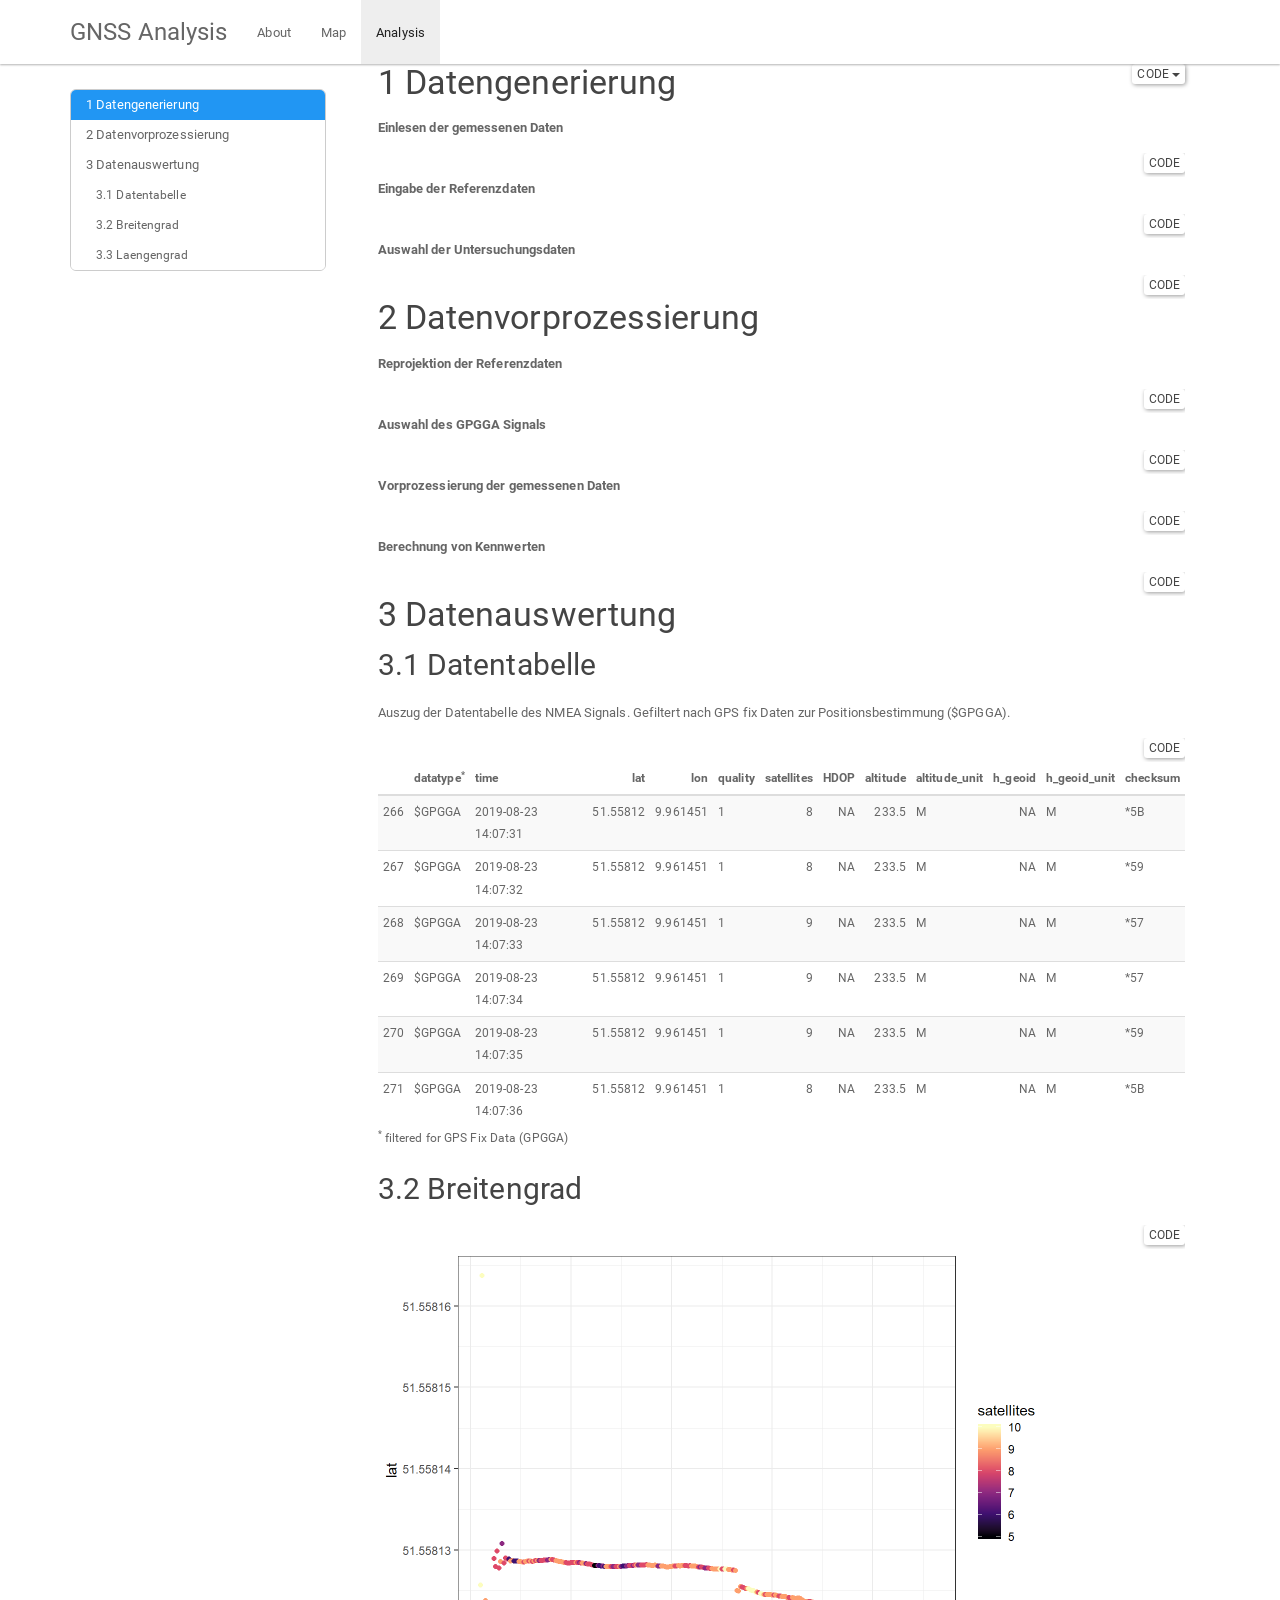
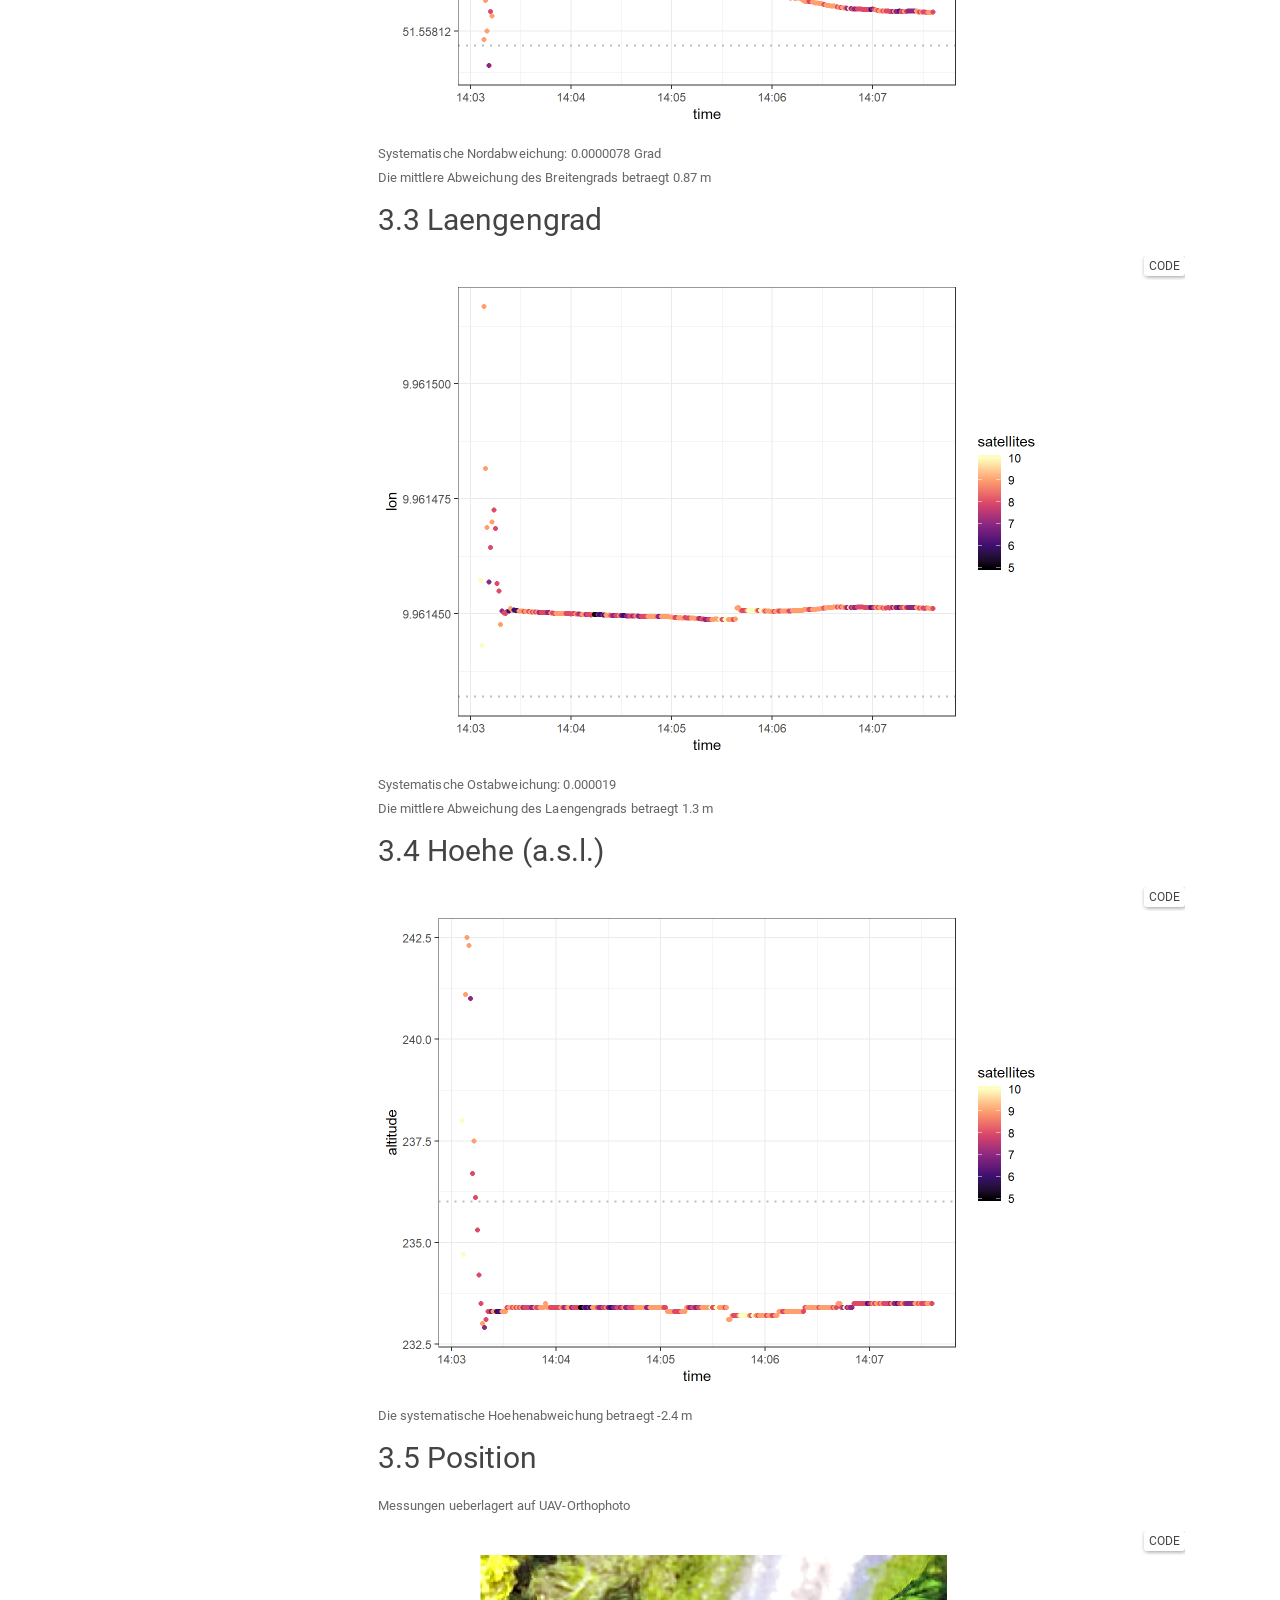
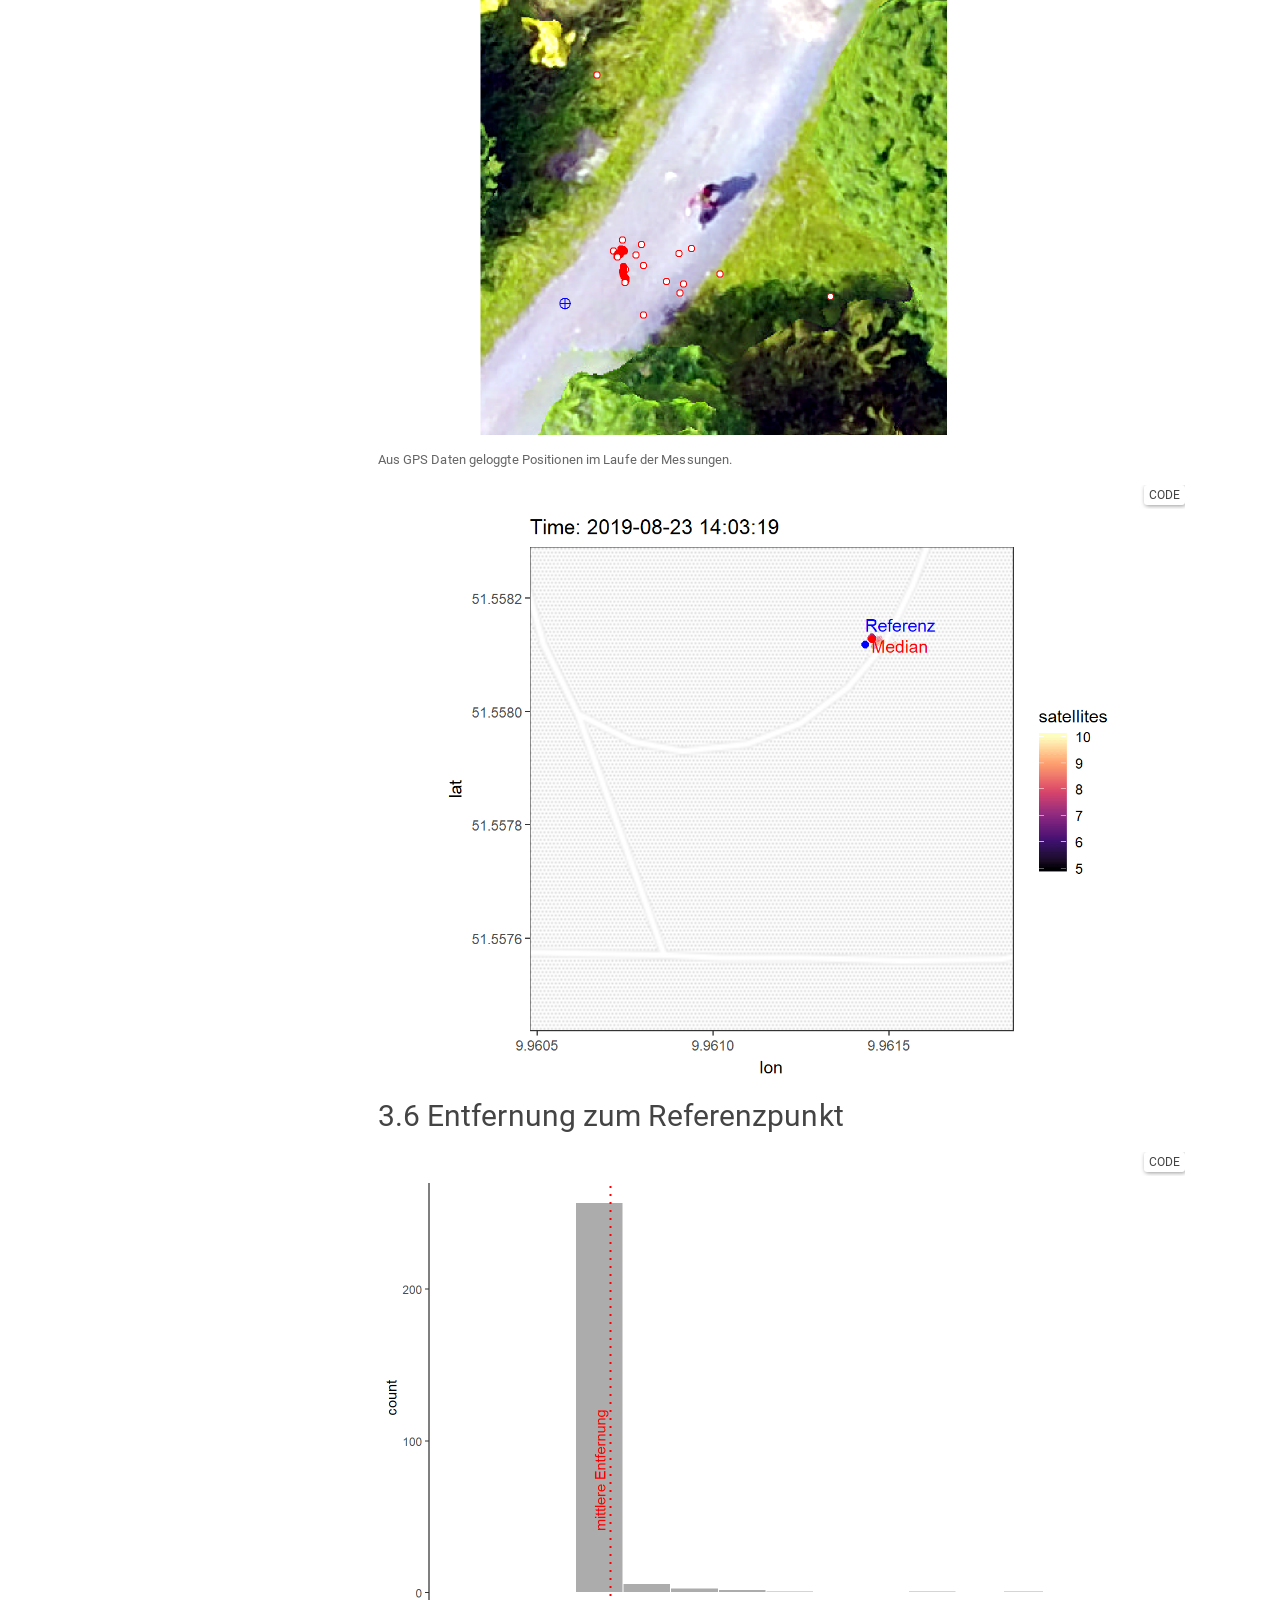
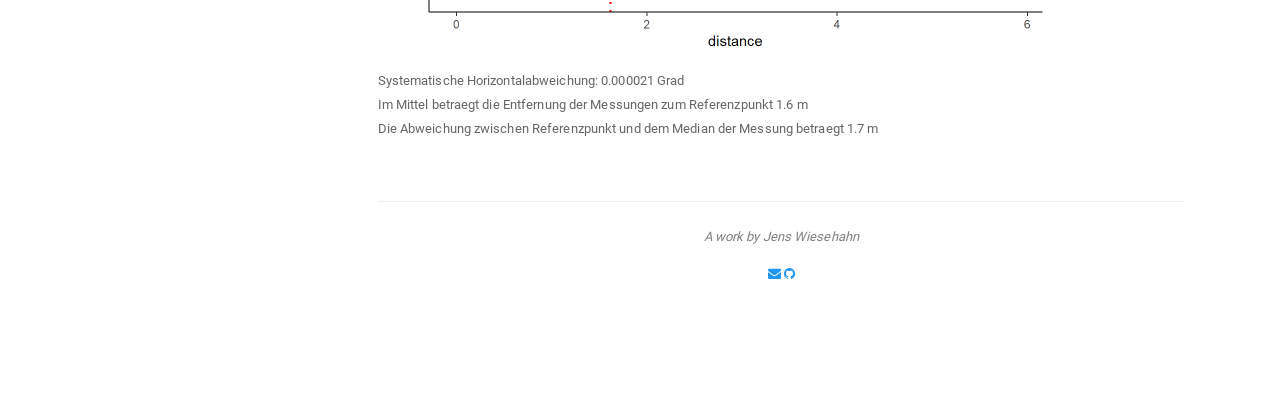
<file: docs/gnss_analysis.html>
<!DOCTYPE html>

<html xmlns="http://www.w3.org/1999/xhtml">

<head>

<meta charset="utf-8" />
<meta http-equiv="Content-Type" content="text/html; charset=utf-8" />
<meta name="generator" content="pandoc" />




<title></title>

<script src="site_libs/jquery-1.11.3/jquery.min.js"></script>
<meta name="viewport" content="width=device-width, initial-scale=1" />
<link href="site_libs/bootstrap-3.3.5/css/paper.min.css" rel="stylesheet" />
<script src="site_libs/bootstrap-3.3.5/js/bootstrap.min.js"></script>
<script src="site_libs/bootstrap-3.3.5/shim/html5shiv.min.js"></script>
<script src="site_libs/bootstrap-3.3.5/shim/respond.min.js"></script>
<script src="site_libs/jqueryui-1.11.4/jquery-ui.min.js"></script>
<link href="site_libs/tocify-1.9.1/jquery.tocify.css" rel="stylesheet" />
<script src="site_libs/tocify-1.9.1/jquery.tocify.js"></script>
<script src="site_libs/navigation-1.1/tabsets.js"></script>
<script src="site_libs/navigation-1.1/codefolding.js"></script>
<script src="site_libs/kePrint-0.0.1/kePrint.js"></script>


<style type="text/css">code{white-space: pre;}</style>
<style type="text/css" data-origin="pandoc">
div.sourceCode { overflow-x: auto; }
table.sourceCode, tr.sourceCode, td.lineNumbers, td.sourceCode {
  margin: 0; padding: 0; vertical-align: baseline; border: none; }
table.sourceCode { width: 100%; line-height: 100%; background-color: #ffffff; color: #1f1c1b; }
td.lineNumbers { text-align: right; padding-right: 4px; padding-left: 4px; background-color: #ffffff; color: #a0a0a0; border-right: 1px solid #a0a0a0; }
td.sourceCode { padding-left: 5px; }
pre, code { color: #1f1c1b; background-color: #ffffff; }
code > span.kw { color: #1f1c1b; font-weight: bold; } /* Keyword */
code > span.dt { color: #0057ae; } /* DataType */
code > span.dv { color: #b08000; } /* DecVal */
code > span.bn { color: #b08000; } /* BaseN */
code > span.fl { color: #b08000; } /* Float */
code > span.cn { color: #aa5500; } /* Constant */
code > span.ch { color: #924c9d; } /* Char */
code > span.sc { color: #3daee9; } /* SpecialChar */
code > span.st { color: #bf0303; } /* String */
code > span.vs { color: #bf0303; } /* VerbatimString */
code > span.ss { color: #ff5500; } /* SpecialString */
code > span.im { color: #ff5500; } /* Import */
code > span.co { color: #898887; } /* Comment */
code > span.do { color: #607880; } /* Documentation */
code > span.an { color: #ca60ca; } /* Annotation */
code > span.cv { color: #0095ff; } /* CommentVar */
code > span.ot { color: #006e28; } /* Other */
code > span.fu { color: #644a9b; } /* Function */
code > span.va { color: #0057ae; } /* Variable */
code > span.cf { color: #1f1c1b; font-weight: bold; } /* ControlFlow */
code > span.op { color: #1f1c1b; } /* Operator */
code > span.bu { color: #644a9b; font-weight: bold; } /* BuiltIn */
code > span.ex { color: #0095ff; font-weight: bold; } /* Extension */
code > span.pp { color: #006e28; } /* Preprocessor */
code > span.at { color: #0057ae; } /* Attribute */
code > span.re { color: #0057ae; } /* RegionMarker */
code > span.in { color: #b08000; } /* Information */
code > span.wa { color: #bf0303; } /* Warning */
code > span.al { color: #bf0303; font-weight: bold; } /* Alert */
code > span.er { color: #bf0303; text-decoration: underline; } /* Error */
code > span. { color: #1f1c1b; } /* Normal */

.sourceCode .row {
  width: 100%;
}
.sourceCode {
  overflow-x: auto;
}
.code-folding-btn {
  margin-right: -30px;
}
</style>
<script>
// apply pandoc div.sourceCode style to pre.sourceCode instead
(function() {
  var sheets = document.styleSheets;
  for (var i = 0; i < sheets.length; i++) {
    if (sheets[i].ownerNode.dataset["origin"] !== "pandoc") continue;
    try { var rules = sheets[i].cssRules; } catch (e) { continue; }
    for (var j = 0; j < rules.length; j++) {
      var rule = rules[j];
      // check if there is a div.sourceCode rule
      if (rule.type !== rule.STYLE_RULE || rule.selectorText !== "div.sourceCode") continue;
      var style = rule.style.cssText;
      // check if color or background-color is set
      if (rule.style.color === '' || rule.style.backgroundColor === '') continue;
      // replace div.sourceCode by a pre.sourceCode rule
      sheets[i].deleteRule(j);
      sheets[i].insertRule('pre.sourceCode{' + style + '}', j);
    }
  }
})();
</script>
<style type="text/css">
  pre:not([class]) {
    background-color: white;
  }
</style>


<style type="text/css">
h1 {
  font-size: 34px;
}
h1.title {
  font-size: 38px;
}
h2 {
  font-size: 30px;
}
h3 {
  font-size: 24px;
}
h4 {
  font-size: 18px;
}
h5 {
  font-size: 16px;
}
h6 {
  font-size: 12px;
}
.table th:not([align]) {
  text-align: left;
}
</style>

<link rel="stylesheet" href="style.css" type="text/css" />



<style type = "text/css">
.main-container {
  max-width: 940px;
  margin-left: auto;
  margin-right: auto;
}
code {
  color: inherit;
  background-color: rgba(0, 0, 0, 0.04);
}
img {
  max-width:100%;
  height: auto;
}
.tabbed-pane {
  padding-top: 12px;
}
.html-widget {
  margin-bottom: 20px;
}
button.code-folding-btn:focus {
  outline: none;
}
summary {
  display: list-item;
}
</style>


<style type="text/css">
/* padding for bootstrap navbar */
body {
  padding-top: 64px;
  padding-bottom: 40px;
}
/* offset scroll position for anchor links (for fixed navbar)  */
.section h1 {
  padding-top: 69px;
  margin-top: -69px;
}
.section h2 {
  padding-top: 69px;
  margin-top: -69px;
}
.section h3 {
  padding-top: 69px;
  margin-top: -69px;
}
.section h4 {
  padding-top: 69px;
  margin-top: -69px;
}
.section h5 {
  padding-top: 69px;
  margin-top: -69px;
}
.section h6 {
  padding-top: 69px;
  margin-top: -69px;
}
.dropdown-submenu {
  position: relative;
}
.dropdown-submenu>.dropdown-menu {
  top: 0;
  left: 100%;
  margin-top: -6px;
  margin-left: -1px;
  border-radius: 0 6px 6px 6px;
}
.dropdown-submenu:hover>.dropdown-menu {
  display: block;
}
.dropdown-submenu>a:after {
  display: block;
  content: " ";
  float: right;
  width: 0;
  height: 0;
  border-color: transparent;
  border-style: solid;
  border-width: 5px 0 5px 5px;
  border-left-color: #cccccc;
  margin-top: 5px;
  margin-right: -10px;
}
.dropdown-submenu:hover>a:after {
  border-left-color: #ffffff;
}
.dropdown-submenu.pull-left {
  float: none;
}
.dropdown-submenu.pull-left>.dropdown-menu {
  left: -100%;
  margin-left: 10px;
  border-radius: 6px 0 6px 6px;
}
</style>

<script>
// manage active state of menu based on current page
$(document).ready(function () {
  // active menu anchor
  href = window.location.pathname
  href = href.substr(href.lastIndexOf('/') + 1)
  if (href === "")
    href = "index.html";
  var menuAnchor = $('a[href="' + href + '"]');

  // mark it active
  menuAnchor.parent().addClass('active');

  // if it's got a parent navbar menu mark it active as well
  menuAnchor.closest('li.dropdown').addClass('active');
});
</script>

<!-- tabsets -->

<style type="text/css">
.tabset-dropdown > .nav-tabs {
  display: inline-table;
  max-height: 500px;
  min-height: 44px;
  overflow-y: auto;
  background: white;
  border: 1px solid #ddd;
  border-radius: 4px;
}

.tabset-dropdown > .nav-tabs > li.active:before {
  content: "";
  font-family: 'Glyphicons Halflings';
  display: inline-block;
  padding: 10px;
  border-right: 1px solid #ddd;
}

.tabset-dropdown > .nav-tabs.nav-tabs-open > li.active:before {
  content: "&#xe258;";
  border: none;
}

.tabset-dropdown > .nav-tabs.nav-tabs-open:before {
  content: "";
  font-family: 'Glyphicons Halflings';
  display: inline-block;
  padding: 10px;
  border-right: 1px solid #ddd;
}

.tabset-dropdown > .nav-tabs > li.active {
  display: block;
}

.tabset-dropdown > .nav-tabs > li > a,
.tabset-dropdown > .nav-tabs > li > a:focus,
.tabset-dropdown > .nav-tabs > li > a:hover {
  border: none;
  display: inline-block;
  border-radius: 4px;
}

.tabset-dropdown > .nav-tabs.nav-tabs-open > li {
  display: block;
  float: none;
}

.tabset-dropdown > .nav-tabs > li {
  display: none;
}
</style>

<script>
$(document).ready(function () {
  window.buildTabsets("TOC");
});

$(document).ready(function () {
  $('.tabset-dropdown > .nav-tabs > li').click(function () {
    $(this).parent().toggleClass('nav-tabs-open')
  });
});
</script>

<!-- code folding -->
<style type="text/css">
.code-folding-btn { margin-bottom: 4px; }
</style>
<script>
$(document).ready(function () {
  window.initializeCodeFolding("hide" === "show");
});
</script>



<script>
$(document).ready(function ()  {

    // move toc-ignore selectors from section div to header
    $('div.section.toc-ignore')
        .removeClass('toc-ignore')
        .children('h1,h2,h3,h4,h5').addClass('toc-ignore');

    // establish options
    var options = {
      selectors: "h1,h2,h3",
      theme: "bootstrap3",
      context: '.toc-content',
      hashGenerator: function (text) {
        return text.replace(/[.\\/?&!#<>]/g, '').replace(/\s/g, '_').toLowerCase();
      },
      ignoreSelector: ".toc-ignore",
      scrollTo: 0
    };
    options.showAndHide = true;
    options.smoothScroll = true;

    // tocify
    var toc = $("#TOC").tocify(options).data("toc-tocify");
});
</script>

<style type="text/css">

#TOC {
  margin: 25px 0px 20px 0px;
}
@media (max-width: 768px) {
#TOC {
  position: relative;
  width: 100%;
}
}


.toc-content {
  padding-left: 30px;
  padding-right: 40px;
}

div.main-container {
  max-width: 1200px;
}

div.tocify {
  width: 20%;
  max-width: 260px;
  max-height: 85%;
}

@media (min-width: 768px) and (max-width: 991px) {
  div.tocify {
    width: 25%;
  }
}

@media (max-width: 767px) {
  div.tocify {
    width: 100%;
    max-width: none;
  }
}

.tocify ul, .tocify li {
  line-height: 20px;
}

.tocify-subheader .tocify-item {
  font-size: 0.90em;
}

.tocify .list-group-item {
  border-radius: 0px;
}


</style>



</head>

<body>


<div class="container-fluid main-container">


<!-- setup 3col/9col grid for toc_float and main content  -->
<div class="row-fluid">
<div class="col-xs-12 col-sm-4 col-md-3">
<div id="TOC" class="tocify">
</div>
</div>

<div class="toc-content col-xs-12 col-sm-8 col-md-9">




<div class="navbar navbar-default  navbar-fixed-top" role="navigation">
  <div class="container">
    <div class="navbar-header">
      <button type="button" class="navbar-toggle collapsed" data-toggle="collapse" data-target="#navbar">
        <span class="icon-bar"></span>
        <span class="icon-bar"></span>
        <span class="icon-bar"></span>
      </button>
      <a class="navbar-brand" href="index.html">GNSS Analysis</a>
    </div>
    <div id="navbar" class="navbar-collapse collapse">
      <ul class="nav navbar-nav">
        <li>
  <a href="index.html">About</a>
</li>
<li>
  <a href="map.html">Map</a>
</li>
<li>
  <a href="gnss_analysis.html">Analysis</a>
</li>
      </ul>
      <ul class="nav navbar-nav navbar-right">
        
      </ul>
    </div><!--/.nav-collapse -->
  </div><!--/.container -->
</div><!--/.navbar -->

<div class="fluid-row" id="header">

<div class="btn-group pull-right">
<button type="button" class="btn btn-default btn-xs dropdown-toggle" data-toggle="dropdown" aria-haspopup="true" aria-expanded="false"><span>Code</span> <span class="caret"></span></button>
<ul class="dropdown-menu" style="min-width: 50px;">
<li><a id="rmd-show-all-code" href="#">Show All Code</a></li>
<li><a id="rmd-hide-all-code" href="#">Hide All Code</a></li>
</ul>
</div>




</div>


<div id="datengenerierung" class="section level1">
<h1><span class="header-section-number">1</span> Datengenerierung</h1>
<p><strong>Einlesen der gemessenen Daten</strong></p>
<div class="sourceCode"><pre class="sourceCode r"><code class="sourceCode r"><span class="co"># list all nmea files in directory</span>
file_list &lt;-<span class="st"> </span><span class="kw">list.files</span>(<span class="dt">path =</span> <span class="kw">here</span>(<span class="st">&quot;raw_data/nmea&quot;</span>), <span class="dt">pattern =</span> <span class="st">&quot;*.nmea&quot;</span>, <span class="dt">full.names =</span> T)
<span class="co"># merge files in one dataframe</span>
dataset &lt;-<span class="st"> </span><span class="kw">do.call</span>(<span class="st">&quot;rbind&quot;</span>, <span class="kw">lapply</span>(file_list, <span class="cf">function</span>(x) {
  dat &lt;-<span class="st"> </span><span class="kw">read.table</span>(x, <span class="dt">header =</span> <span class="ot">FALSE</span>, <span class="dt">sep =</span> <span class="st">&quot;,&quot;</span>, <span class="dt">fill =</span> <span class="ot">TRUE</span>, <span class="dt">col.names =</span> <span class="kw">paste0</span>(<span class="st">&quot;V&quot;</span>,<span class="kw">seq_len</span>(<span class="dv">26</span>)))
  <span class="co"># add variable filename</span>
  dat<span class="op">$</span>filename &lt;-<span class="st"> </span>tools<span class="op">::</span><span class="kw">file_path_sans_ext</span>(<span class="kw">basename</span>(x))
  <span class="co"># add vaiable plot</span>
  dat<span class="op">$</span>plot &lt;-<span class="st">  </span>stringr<span class="op">::</span><span class="kw">str_split</span>(<span class="kw">basename</span>(x), stringr<span class="op">::</span><span class="kw">fixed</span>(<span class="st">&quot;_&quot;</span>))[[<span class="dv">1</span>]][<span class="dv">1</span>]
  <span class="co"># add variable device</span>
  dat<span class="op">$</span>device &lt;-<span class="st"> </span>stringr<span class="op">::</span><span class="kw">str_split</span>(<span class="kw">basename</span>(x), stringr<span class="op">::</span><span class="kw">fixed</span>(<span class="st">&quot;_&quot;</span>))[[<span class="dv">1</span>]][<span class="dv">2</span>]
  dat
}))</code></pre></div>
<p><strong>Eingabe der Referenzdaten</strong></p>
<div class="sourceCode"><pre class="sourceCode r"><code class="sourceCode r"><span class="co"># Soll-Koordinaten (WGS84 /UTM: 32N)</span>
<span class="co"># reference.data &lt;- data.frame(</span>
<span class="co">#     c(&quot;S02&quot;, 566695.383, 5712524.386, 291.667, 248),</span>
<span class="co">#   c(&quot;S01&quot;, 566659.820, 5712475.392, 287.097, 244),</span>
<span class="co">#   c(&quot;S06&quot;, 566668.336, 5712380.944, 283.004, 239),</span>
<span class="co">#   c(&quot;S08&quot;, 566747.805, 5712315.910, 284.097, 241),</span>
<span class="co">#   c(&quot;S09&quot;, 566650.005, 5712330.727, 278.666, 236),</span>
<span class="co">#   c(&quot;S10&quot;, 566597.088, 5712312.878, 274.012, 231),</span>
<span class="co">#   c(&quot;S11&quot;, 566579.563, 5712357.726, 274.214, 231),</span>
<span class="co">#   c(&quot;S12&quot;, 566559.544, 5712277.190, 269.066, 226),</span>
<span class="co">#   c(&quot;S03&quot;, 566736.672, 5712468.201, 299.619, 257),</span>
<span class="co">#   c(&quot;S04&quot;, 566726.730, 5712413.092, 291.878, 247),</span>
<span class="co">#   c(&quot;S05&quot;, 566775.776, 5712368.935, 289.469, 247),</span>
<span class="co">#   c(&quot;S07&quot;, 566708.123, 5712339.471, 282.419, 239))</span>
<span class="co"># names(reference.data) &lt;- c(1:12)</span>
<span class="co"># </span>
<span class="co"># reference.data &lt;- as.data.frame(t(reference.data))</span>
<span class="co"># </span>
<span class="co"># names(reference.data) &lt;- c(&quot;plot&quot;,&quot;ostwert&quot;,&quot;nordwert&quot;,&quot;hoehe_z&quot;, &quot;hoehe&quot;)</span>
<span class="co"># </span>
<span class="co"># reference.data$ostwert = as.numeric(levels(reference.data$ostwert))[reference.data$ostwert]</span>
<span class="co"># reference.data$nordwert = as.numeric(levels(reference.data$nordwert))[reference.data$nordwert]</span>
<span class="co"># reference.data$hoehe_z = as.numeric(levels(reference.data$hoehe_z))[reference.data$hoehe_z]</span>
<span class="co"># reference.data$hoehe = as.numeric(levels(reference.data$hoehe))[reference.data$hoehe]</span>
<span class="co"># </span>
<span class="co"># write.csv(reference.data,here(&quot;raw_data\\reference_data.csv&quot;), row.names = FALSE)</span>

<span class="co"># read data</span>
reference.data &lt;-<span class="st"> </span><span class="kw">read.csv</span>(<span class="dt">file =</span> <span class="kw">here</span>(<span class="st">&quot;raw_data/reference_data.csv&quot;</span>))</code></pre></div>
<p><strong>Auswahl der Untersuchungsdaten</strong></p>
<div class="sourceCode"><pre class="sourceCode r"><code class="sourceCode r">plotnumber =<span class="st"> &quot;S09&quot;</span>
devicetype =<span class="st"> &quot;SamsungGalaxyTabA&quot;</span>


reference &lt;-<span class="st"> </span>reference.data <span class="op">%&gt;%</span><span class="st"> </span><span class="kw">filter</span>(plot <span class="op">==</span><span class="st"> </span>plotnumber)

dat &lt;-<span class="st"> </span>dataset <span class="op">%&gt;%</span><span class="st"> </span><span class="kw">filter</span>(plot <span class="op">==</span><span class="st"> </span>plotnumber, 
                          device <span class="op">==</span><span class="st"> </span>devicetype)</code></pre></div>
</div>
<div id="datenvorprozessierung" class="section level1">
<h1><span class="header-section-number">2</span> Datenvorprozessierung</h1>
<p><strong>Reprojektion der Referenzdaten</strong></p>
<div class="sourceCode"><pre class="sourceCode r"><code class="sourceCode r"><span class="co"># project data from UTM easting northing to latlon</span>
ref.utm &lt;-<span class="st"> </span><span class="kw">SpatialPointsDataFrame</span>(<span class="dt">coords =</span> <span class="kw">data.frame</span>(reference<span class="op">$</span>ostwert, reference<span class="op">$</span>nordwert), 
                                  <span class="dt">proj4string =</span> <span class="kw">CRS</span>(<span class="st">&quot;+proj=utm +zone=32 +datum=WGS84&quot;</span>),
                                  <span class="dt">data =</span> <span class="kw">data.frame</span>(reference<span class="op">$</span>hoehe_z, reference<span class="op">$</span>hoehe))  
reference &lt;-<span class="st"> </span><span class="kw">spTransform</span>(ref.utm, <span class="kw">CRS</span>(<span class="st">&quot;+proj=longlat +datum=WGS84&quot;</span>))</code></pre></div>
<p><strong>Auswahl des GPGGA Signals</strong></p>
<div class="sourceCode"><pre class="sourceCode r"><code class="sourceCode r"><span class="co">#filter for GGA - essential fix data which provide 3D location and accuracy data.</span>
GPGGA &lt;-<span class="st"> </span>dat <span class="op">%&gt;%</span>
<span class="st">  </span><span class="kw">filter</span>(V1 <span class="op">==</span><span class="st"> &quot;$GPGGA&quot;</span>) 

<span class="co">#remove empty columns</span>
GPGGA &lt;-<span class="st"> </span><span class="kw">Filter</span>(<span class="cf">function</span>(x) <span class="op">!</span>(<span class="kw">all</span>(x<span class="op">==</span><span class="st">&quot;&quot;</span>)), GPGGA)</code></pre></div>
<p><strong>Vorprozessierung der gemessenen Daten</strong></p>
<div class="sourceCode"><pre class="sourceCode r"><code class="sourceCode r"><span class="co"># rename columns based on meaning (from http://www.gpsinformation.org/dale/nmea.htm#GGA)</span>
<span class="kw">names</span>(GPGGA) =<span class="st"> </span><span class="kw">c</span>(<span class="st">&quot;datatype&quot;</span>,
                 <span class="st">&quot;time&quot;</span>,
                 <span class="st">&quot;lat&quot;</span>,
                 <span class="st">&quot;lat_direction&quot;</span>,
                 <span class="st">&quot;lon&quot;</span>,
                 <span class="st">&quot;lon_direction&quot;</span>,
                 <span class="st">&quot;quality&quot;</span>,
                 <span class="st">&quot;satellites&quot;</span>,
                 <span class="st">&quot;HDOP&quot;</span>,
                 <span class="st">&quot;altitude&quot;</span>,
                 <span class="st">&quot;altitude_unit&quot;</span>,
                 <span class="st">&quot;h_geoid&quot;</span>,
                 <span class="st">&quot;h_geoid_unit&quot;</span>,
                 <span class="st">&quot;checksum&quot;</span>,
                 <span class="st">&quot;filename&quot;</span>,
                 <span class="st">&quot;plot&quot;</span>,
                 <span class="st">&quot;device&quot;</span>)

<span class="co"># reformat data</span>
GPGGA<span class="op">$</span>datatype =<span class="st"> </span><span class="kw">as.factor</span>(GPGGA<span class="op">$</span>datatype)
GPGGA<span class="op">$</span>time =<span class="st">  </span><span class="kw">as.POSIXct</span>(<span class="kw">as.character</span>(GPGGA<span class="op">$</span>time), <span class="dt">tz =</span> <span class="st">&quot;CET&quot;</span>, <span class="dt">format =</span> <span class="st">&quot;%H%M%S&quot;</span>) 
GPGGA<span class="op">$</span>lat =<span class="st"> </span><span class="kw">as.numeric</span>(<span class="kw">levels</span>(GPGGA<span class="op">$</span>lat))[GPGGA<span class="op">$</span>lat]
GPGGA<span class="op">$</span>lat_direction =<span class="st"> </span><span class="kw">as.factor</span>(GPGGA<span class="op">$</span>lat_direction)
GPGGA<span class="op">$</span>lon =<span class="st"> </span><span class="kw">as.numeric</span>(<span class="kw">levels</span>(GPGGA<span class="op">$</span>lon))[GPGGA<span class="op">$</span>lon]
GPGGA<span class="op">$</span>lon_direction =<span class="st"> </span><span class="kw">as.factor</span>(GPGGA<span class="op">$</span>lon_direction)
GPGGA<span class="op">$</span>quality =<span class="st"> </span><span class="kw">as.factor</span>(GPGGA<span class="op">$</span>quality)
GPGGA<span class="op">$</span>satellites =<span class="st"> </span><span class="kw">as.numeric</span>(<span class="kw">levels</span>(GPGGA<span class="op">$</span>satellites))[GPGGA<span class="op">$</span>satellites]
GPGGA<span class="op">$</span>HDOP =<span class="st"> </span><span class="kw">ifelse</span>(<span class="kw">is.numeric</span>(GPGGA<span class="op">$</span>HDOP), GPGGA<span class="op">$</span>HDOP, <span class="kw">as.numeric</span>(<span class="kw">levels</span>(GPGGA<span class="op">$</span>HDOP))[GPGGA<span class="op">$</span>HDOP])
GPGGA<span class="op">$</span>altitude =<span class="st"> </span><span class="kw">as.numeric</span>(<span class="kw">levels</span>(GPGGA<span class="op">$</span>altitude))[GPGGA<span class="op">$</span>altitude]
GPGGA<span class="op">$</span>altitude_unit =<span class="st"> </span><span class="kw">as.factor</span>(GPGGA<span class="op">$</span>altitude_unit)
GPGGA<span class="op">$</span>h_geoid =<span class="st"> </span><span class="kw">as.numeric</span>(<span class="kw">levels</span>(GPGGA<span class="op">$</span>HDOP))[GPGGA<span class="op">$</span>h_geoid]
GPGGA<span class="op">$</span>h_geoid_unit =<span class="st"> </span><span class="kw">as.factor</span>(GPGGA<span class="op">$</span>h_geoid_unit)
GPGGA<span class="op">$</span>checksum =<span class="st"> </span><span class="kw">as.factor</span>(GPGGA<span class="op">$</span>checksum)


<span class="co"># convert gnss lat/lon from DDMM.MMMMM to DD.DDDDDD (decimal degrees)</span>
convertISO6709 &lt;-<span class="st"> </span><span class="cf">function</span>( DDMM.MMMMM) {
  <span class="co"># It&#39;s simpler to do the arithmetic on positive numbers, we&#39;ll add the signs</span>
  <span class="co">#  back in at the end.</span>
  sgns   &lt;-<span class="st"> </span><span class="kw">sign</span>(DDMM.MMMMM)
  latlon &lt;-<span class="st"> </span><span class="kw">abs</span>(DDMM.MMMMM)
  <span class="co"># grab the MM.MMMM bit, which is always &lt;100. &#39;%%&#39; is modular arithmetic.</span>
  mm &lt;-<span class="st"> </span>latlon <span class="op">%%</span><span class="st"> </span><span class="dv">100</span>
  
  <span class="co"># grab the DD bit. Divide by 100 because of the MM.MMMM bit.</span>
  dd &lt;-<span class="st"> </span>(latlon <span class="op">-</span><span class="st"> </span>mm)<span class="op">/</span><span class="dv">100</span>
  
  <span class="co"># convert to decimal degrees, don&#39;t forget to add the signs back!</span>
  out_latlon &lt;-<span class="st"> </span>(dd<span class="op">+</span>mm<span class="op">/</span><span class="dv">60</span>) <span class="op">*</span><span class="st"> </span>sgns
  <span class="kw">return</span>(out_latlon)
}

GPGGA[,<span class="st">&quot;lat&quot;</span>]&lt;-<span class="st"> </span><span class="kw">convertISO6709</span>(GPGGA[,<span class="st">&quot;lat&quot;</span>])
GPGGA[,<span class="st">&quot;lon&quot;</span>] &lt;-<span class="st"> </span><span class="kw">convertISO6709</span>(GPGGA[,<span class="st">&quot;lon&quot;</span>])

m &lt;-<span class="st"> </span>GPGGA <span class="op">%&gt;%</span>
<span class="st">  </span><span class="kw">filter</span>(quality <span class="op">!=</span><span class="st"> </span><span class="dv">0</span>) <span class="op">%&gt;%</span>
<span class="st">  </span><span class="kw">arrange</span>(time) <span class="op">%&gt;%</span>
<span class="st">  </span><span class="kw">slice</span>(<span class="op">-</span><span class="dv">1</span><span class="op">:-</span><span class="dv">4</span>)</code></pre></div>
<p><strong>Berechnung von Kennwerten</strong></p>
<div class="sourceCode"><pre class="sourceCode r"><code class="sourceCode r">ref_h =<span class="st"> </span>reference<span class="op">@</span>data<span class="op">$</span>reference.hoehe
ref_N =<span class="st"> </span>reference<span class="op">@</span>coords[<span class="dv">2</span>]
ref_E =<span class="st"> </span>reference<span class="op">@</span>coords[<span class="dv">1</span>]

<span class="co"># Abweichung Nord: dev_N = N - ref_N          </span>
dev_N =<span class="st"> </span>m<span class="op">$</span>lat <span class="op">-</span><span class="st"> </span>ref_N  
<span class="co"># Abweichung Ost:  dev_E = E - ref_E </span>
dev_E =<span class="st"> </span>m<span class="op">$</span>lon <span class="op">-</span><span class="st"> </span>ref_E 
<span class="co"># Abweichung H?he: dev_h = h - ref_h</span>
dev_h =<span class="st"> </span>m<span class="op">$</span>altitude <span class="op">-</span><span class="st"> </span>ref_h
<span class="co"># Abweichung Horizonttal Referenz : dev_hori_ref = sqrt(dev_E^2 + dev_N^2)</span>
dev_hori_ref =<span class="st"> </span><span class="kw">sqrt</span>(dev_E<span class="op">^</span><span class="dv">2</span> <span class="op">+</span><span class="st"> </span>dev_N<span class="op">^</span><span class="dv">2</span>)
<span class="co"># Mittelwert Nord: mean_N = mean(N)</span>
mean_N =<span class="st"> </span><span class="kw">mean</span>(m<span class="op">$</span>lat)
<span class="co"># Mittelwert Ost: mean_E = mean(E)</span>
mean_E =<span class="st"> </span><span class="kw">mean</span>(m<span class="op">$</span>lon)
<span class="co"># Mittelwert H?he: mean_h = mean(h)</span>
mean_h =<span class="st"> </span><span class="kw">mean</span>(m<span class="op">$</span>altitude)
<span class="co"># Abweichung Horizonttal Mittel : dev_hori_mean = sqrt((E - mean_E)^2 + (N - mean_N)^2) </span>
dev_hori_mean =<span class="st"> </span><span class="kw">sqrt</span>((m<span class="op">$</span>lon <span class="op">-</span><span class="st"> </span>mean_E)<span class="op">^</span><span class="dv">2</span> <span class="op">+</span><span class="st"> </span>(m<span class="op">$</span>lat <span class="op">-</span><span class="st"> </span>mean_N)<span class="op">^</span><span class="dv">2</span>) 
<span class="co"># Systematische Nordabweichung: dev_sys_N = mean_N - ref_N</span>
dev_sys_N =<span class="st"> </span>mean_N <span class="op">-</span><span class="st"> </span>ref_N
<span class="co"># Systematische Nordabweichung meter</span>
dev_sys_N_meter =<span class="st"> </span><span class="kw">mean</span>(<span class="kw">distm</span> (<span class="dt">x =</span> <span class="kw">data.frame</span>(ref_E, m<span class="op">$</span>lat), <span class="dt">y =</span> <span class="kw">c</span>(ref_E, ref_N), <span class="dt">fun =</span> distHaversine))
<span class="co"># Systematische Ostabweichung: dev_sys_E = mean_E - ref_E </span>
dev_sys_E =<span class="st"> </span>mean_E <span class="op">-</span><span class="st"> </span>ref_E
<span class="co"># Systematische Ostabweichung meter</span>
dev_sys_E_meter =<span class="st"> </span><span class="kw">mean</span>(<span class="kw">distm</span> (<span class="dt">x =</span> <span class="kw">data.frame</span>(m<span class="op">$</span>lon, ref_N), <span class="dt">y =</span> <span class="kw">c</span>(ref_E, ref_N), <span class="dt">fun =</span> distHaversine))
<span class="co"># Systematische H?henabweichung: dev_sys_h = mean_h - ref_h  </span>
dev_sys_h =<span class="st"> </span>mean_h <span class="op">-</span><span class="st"> </span>ref_h  
<span class="co"># Systematische Horizontalabweichung: dev_sys_hori = sqrt(dev_sys_E^2 + dev_sys_N^2)</span>
dev_sys_hori =<span class="st"> </span><span class="kw">sqrt</span>(dev_sys_E<span class="op">^</span><span class="dv">2</span> <span class="op">+</span><span class="st"> </span>dev_sys_N<span class="op">^</span><span class="dv">2</span>)
<span class="co"># Circular Error Probability (CEP) The radius of circle centered at the true position, containing the position estimate with probability of 50%. </span>
cep =<span class="st"> </span><span class="fl">0.62</span><span class="op">*</span><span class="kw">sd</span>(m<span class="op">$</span>lat)<span class="op">+</span><span class="fl">0.56</span><span class="op">*</span><span class="kw">sd</span>(m<span class="op">$</span>lon)
<span class="co">#calculate distance for each measurement to according reference location</span>
m[ ,<span class="st">&quot;distance&quot;</span>] &lt;-<span class="st"> </span><span class="kw">distm</span> (<span class="dt">x =</span> <span class="kw">data.frame</span>(m<span class="op">$</span>lon, m<span class="op">$</span>lat),
                                           <span class="dt">y =</span> <span class="kw">c</span>(ref_E, ref_N), 
                                           <span class="dt">fun =</span> distHaversine)
<span class="co"># distance between median value and reference value</span>
ref_to_median =<span class="st"> </span><span class="kw">distm</span> (<span class="dt">x =</span> <span class="kw">data.frame</span>(<span class="kw">median</span>(m<span class="op">$</span>lon), <span class="kw">median</span>(m<span class="op">$</span>lat)),
                                           <span class="dt">y =</span> <span class="kw">c</span>(ref_E, ref_N), 
                                           <span class="dt">fun =</span> distHaversine)</code></pre></div>
</div>
<div id="datenauswertung" class="section level1">
<h1><span class="header-section-number">3</span> Datenauswertung</h1>
<div id="datentabelle" class="section level2">
<h2><span class="header-section-number">3.1</span> Datentabelle</h2>
<p>Auszug der Datentabelle des NMEA Signals. Gefiltert nach GPS fix Daten zur Positionsbestimmung ($GPGGA).</p>
<div class="sourceCode"><pre class="sourceCode r"><code class="sourceCode r">dt &lt;-<span class="st"> </span>m <span class="op">%&gt;%</span><span class="st"> </span><span class="kw">select</span>(<span class="op">-</span>lon_direction,<span class="op">-</span>lat_direction,<span class="op">-</span>distance, <span class="op">-</span>filename, <span class="op">-</span>plot, <span class="op">-</span>device) <span class="op">%&gt;%</span><span class="st"> </span><span class="kw">filter</span>(quality <span class="op">!=</span><span class="st"> </span><span class="dv">0</span>)

<span class="kw">names</span>(dt)[<span class="dv">1</span>] &lt;-<span class="st"> </span><span class="kw">paste0</span>(<span class="kw">names</span>(dt)[<span class="dv">1</span>], 
                                <span class="kw">footnote_marker_symbol</span>(<span class="dv">1</span>))
<span class="kw">tail</span>(dt) <span class="op">%&gt;%</span>
<span class="st">  </span><span class="kw">kable</span>(<span class="dt">escape =</span> F) <span class="op">%&gt;%</span>
<span class="st">  </span><span class="kw">kable_styling</span>(<span class="dt">bootstrap_options =</span> <span class="kw">c</span>(<span class="st">&quot;striped&quot;</span>, <span class="st">&quot;hover&quot;</span>, <span class="st">&quot;condensed&quot;</span>, <span class="st">&quot;responsive&quot;</span>), <span class="dt">font_size =</span> <span class="dv">12</span>, <span class="dt">fixed_thead =</span> T) <span class="op">%&gt;%</span>
<span class="st">  </span><span class="kw">footnote</span>(<span class="dt">symbol =</span>  <span class="st">&quot;filtered for GPS Fix Data (GPGGA)&quot;</span> )</code></pre></div>
<table class="table table-striped table-hover table-condensed table-responsive" style="font-size: 12px; margin-left: auto; margin-right: auto;">
<thead>
<tr>
<th style="text-align:left;position: sticky; top:0; background-color: #FFFFFF;">
</th>
<th style="text-align:left;position: sticky; top:0; background-color: #FFFFFF;">
datatype<sup>*</sup>
</th>
<th style="text-align:left;position: sticky; top:0; background-color: #FFFFFF;">
time
</th>
<th style="text-align:right;position: sticky; top:0; background-color: #FFFFFF;">
lat
</th>
<th style="text-align:right;position: sticky; top:0; background-color: #FFFFFF;">
lon
</th>
<th style="text-align:left;position: sticky; top:0; background-color: #FFFFFF;">
quality
</th>
<th style="text-align:right;position: sticky; top:0; background-color: #FFFFFF;">
satellites
</th>
<th style="text-align:right;position: sticky; top:0; background-color: #FFFFFF;">
HDOP
</th>
<th style="text-align:right;position: sticky; top:0; background-color: #FFFFFF;">
altitude
</th>
<th style="text-align:left;position: sticky; top:0; background-color: #FFFFFF;">
altitude_unit
</th>
<th style="text-align:right;position: sticky; top:0; background-color: #FFFFFF;">
h_geoid
</th>
<th style="text-align:left;position: sticky; top:0; background-color: #FFFFFF;">
h_geoid_unit
</th>
<th style="text-align:left;position: sticky; top:0; background-color: #FFFFFF;">
checksum
</th>
</tr>
</thead>
<tbody>
<tr>
<td style="text-align:left;">
266
</td>
<td style="text-align:left;">
$GPGGA
</td>
<td style="text-align:left;">
2019-08-23 14:07:31
</td>
<td style="text-align:right;">
51.55812
</td>
<td style="text-align:right;">
9.961451
</td>
<td style="text-align:left;">
1
</td>
<td style="text-align:right;">
8
</td>
<td style="text-align:right;">
NA
</td>
<td style="text-align:right;">
233.5
</td>
<td style="text-align:left;">
M
</td>
<td style="text-align:right;">
NA
</td>
<td style="text-align:left;">
M
</td>
<td style="text-align:left;">
*5B
</td>
</tr>
<tr>
<td style="text-align:left;">
267
</td>
<td style="text-align:left;">
$GPGGA
</td>
<td style="text-align:left;">
2019-08-23 14:07:32
</td>
<td style="text-align:right;">
51.55812
</td>
<td style="text-align:right;">
9.961451
</td>
<td style="text-align:left;">
1
</td>
<td style="text-align:right;">
8
</td>
<td style="text-align:right;">
NA
</td>
<td style="text-align:right;">
233.5
</td>
<td style="text-align:left;">
M
</td>
<td style="text-align:right;">
NA
</td>
<td style="text-align:left;">
M
</td>
<td style="text-align:left;">
*59
</td>
</tr>
<tr>
<td style="text-align:left;">
268
</td>
<td style="text-align:left;">
$GPGGA
</td>
<td style="text-align:left;">
2019-08-23 14:07:33
</td>
<td style="text-align:right;">
51.55812
</td>
<td style="text-align:right;">
9.961451
</td>
<td style="text-align:left;">
1
</td>
<td style="text-align:right;">
9
</td>
<td style="text-align:right;">
NA
</td>
<td style="text-align:right;">
233.5
</td>
<td style="text-align:left;">
M
</td>
<td style="text-align:right;">
NA
</td>
<td style="text-align:left;">
M
</td>
<td style="text-align:left;">
*57
</td>
</tr>
<tr>
<td style="text-align:left;">
269
</td>
<td style="text-align:left;">
$GPGGA
</td>
<td style="text-align:left;">
2019-08-23 14:07:34
</td>
<td style="text-align:right;">
51.55812
</td>
<td style="text-align:right;">
9.961451
</td>
<td style="text-align:left;">
1
</td>
<td style="text-align:right;">
9
</td>
<td style="text-align:right;">
NA
</td>
<td style="text-align:right;">
233.5
</td>
<td style="text-align:left;">
M
</td>
<td style="text-align:right;">
NA
</td>
<td style="text-align:left;">
M
</td>
<td style="text-align:left;">
*57
</td>
</tr>
<tr>
<td style="text-align:left;">
270
</td>
<td style="text-align:left;">
$GPGGA
</td>
<td style="text-align:left;">
2019-08-23 14:07:35
</td>
<td style="text-align:right;">
51.55812
</td>
<td style="text-align:right;">
9.961451
</td>
<td style="text-align:left;">
1
</td>
<td style="text-align:right;">
9
</td>
<td style="text-align:right;">
NA
</td>
<td style="text-align:right;">
233.5
</td>
<td style="text-align:left;">
M
</td>
<td style="text-align:right;">
NA
</td>
<td style="text-align:left;">
M
</td>
<td style="text-align:left;">
*59
</td>
</tr>
<tr>
<td style="text-align:left;">
271
</td>
<td style="text-align:left;">
$GPGGA
</td>
<td style="text-align:left;">
2019-08-23 14:07:36
</td>
<td style="text-align:right;">
51.55812
</td>
<td style="text-align:right;">
9.961451
</td>
<td style="text-align:left;">
1
</td>
<td style="text-align:right;">
8
</td>
<td style="text-align:right;">
NA
</td>
<td style="text-align:right;">
233.5
</td>
<td style="text-align:left;">
M
</td>
<td style="text-align:right;">
NA
</td>
<td style="text-align:left;">
M
</td>
<td style="text-align:left;">
*5B
</td>
</tr>
</tbody>
<tfoot>
<tr>
<td style="padding: 0; border: 0;" colspan="100%">
<sup>*</sup> filtered for GPS Fix Data (GPGGA)
</td>
</tr>
</tfoot>
</table>
</div>
<div id="breitengrad" class="section level2">
<h2><span class="header-section-number">3.2</span> Breitengrad</h2>
<div class="sourceCode"><pre class="sourceCode r"><code class="sourceCode r">m <span class="op">%&gt;%</span>
<span class="st">  </span>
<span class="st">  </span><span class="kw">ggplot</span>()<span class="op">+</span>
<span class="st">   </span><span class="kw">geom_point</span>(<span class="kw">aes</span>(<span class="dt">x=</span>time, <span class="dt">y=</span>lat, <span class="dt">color=</span> satellites)) <span class="op">+</span>
<span class="st">  </span><span class="kw">scale_colour_viridis_c</span>(<span class="dt">option=</span><span class="st">&quot;magma&quot;</span>) <span class="op">+</span>
<span class="st">  </span><span class="kw">geom_hline</span>(<span class="dt">yintercept =</span> ref_N, <span class="dt">linetype=</span><span class="st">&quot;dotted&quot;</span>, 
                <span class="dt">color =</span> <span class="st">&quot;grey&quot;</span>, <span class="dt">size=</span> <span class="fl">0.8</span>) <span class="op">+</span>
<span class="st">  </span><span class="kw">theme_bw</span>()</code></pre></div>
<p><img src="gnss_analysis_files/figure-html/plot.lat-1.png" width="672" /></p>
<p>Systematische Nordabweichung: 0.0000078 Grad<br />
Die mittlere Abweichung des Breitengrads betraegt 0.87 m</p>
</div>
<div id="laengengrad" class="section level2">
<h2><span class="header-section-number">3.3</span> Laengengrad</h2>
<div class="sourceCode"><pre class="sourceCode r"><code class="sourceCode r">m <span class="op">%&gt;%</span>
<span class="st">  </span>
<span class="st">  </span><span class="kw">ggplot</span>()<span class="op">+</span>
<span class="st">   </span><span class="kw">geom_point</span>(<span class="kw">aes</span>(<span class="dt">x=</span>time, <span class="dt">y=</span>lon, <span class="dt">color=</span> satellites)) <span class="op">+</span>
<span class="st">  </span><span class="kw">scale_colour_viridis_c</span>(<span class="dt">option=</span><span class="st">&quot;magma&quot;</span>) <span class="op">+</span>
<span class="st">  </span><span class="kw">geom_hline</span>(<span class="dt">yintercept =</span> ref_E, <span class="dt">linetype=</span><span class="st">&quot;dotted&quot;</span>, 
                <span class="dt">color =</span> <span class="st">&quot;grey&quot;</span>, <span class="dt">size=</span> <span class="fl">0.8</span>) <span class="op">+</span>
<span class="st">  </span><span class="kw">theme_bw</span>()</code></pre></div>
<p><img src="gnss_analysis_files/figure-html/plot.lon-1.png" width="672" /></p>
<p>Systematische Ostabweichung: 0.000019<br />
Die mittlere Abweichung des Laengengrads betraegt 1.3 m</p>
</div>
<div id="hoehe-a.s.l." class="section level2">
<h2><span class="header-section-number">3.4</span> Hoehe (a.s.l.)</h2>
<div class="sourceCode"><pre class="sourceCode r"><code class="sourceCode r">m <span class="op">%&gt;%</span>
<span class="st">  </span>
<span class="st">  </span><span class="kw">ggplot</span>()<span class="op">+</span>
<span class="st">   </span><span class="kw">geom_point</span>(<span class="kw">aes</span>(<span class="dt">x=</span>time, <span class="dt">y=</span>altitude, <span class="dt">color=</span> satellites)) <span class="op">+</span>
<span class="st">  </span><span class="kw">scale_colour_viridis_c</span>(<span class="dt">option=</span><span class="st">&quot;magma&quot;</span>) <span class="op">+</span>
<span class="st">  </span><span class="kw">geom_hline</span>(<span class="dt">yintercept =</span> ref_h, <span class="dt">linetype=</span><span class="st">&quot;dotted&quot;</span>, 
                <span class="dt">color =</span> <span class="st">&quot;grey&quot;</span>, <span class="dt">size=</span> <span class="fl">0.8</span>) <span class="op">+</span>
<span class="st">  </span><span class="kw">theme_bw</span>()</code></pre></div>
<p><img src="gnss_analysis_files/figure-html/plot.alt-1.png" width="672" /></p>
<p>Die systematische Hoehenabweichung betraegt -2.4 m</p>
</div>
<div id="position" class="section level2">
<h2><span class="header-section-number">3.5</span> Position</h2>
<p>Messungen ueberlagert auf UAV-Orthophoto</p>
<div class="sourceCode"><pre class="sourceCode r"><code class="sourceCode r"><span class="co">#load uav</span>
uav &lt;-<span class="st"> </span><span class="kw">stack</span>(<span class="kw">here</span>(<span class="st">&quot;raw_data/uav/orthomosaik.tif&quot;</span>))

sp&lt;-<span class="kw">SpatialPointsDataFrame</span>(<span class="dt">coords =</span> <span class="kw">data.frame</span>(m<span class="op">$</span>lon,m<span class="op">$</span>lat), <span class="dt">data=</span>m, <span class="dt">proj4string =</span> <span class="kw">CRS</span>(<span class="st">&quot;+proj=longlat +datum=WGS84&quot;</span>))
sp.utm =<span class="st"> </span><span class="kw">spTransform</span>(sp,<span class="kw">crs</span>(uav))

ext =<span class="st"> </span><span class="kw">extent</span>(<span class="kw">min</span>(sp.utm<span class="op">@</span>coords[,<span class="dv">1</span>])<span class="op">-</span>(<span class="kw">max</span>(sp.utm<span class="op">@</span>coords[,<span class="dv">1</span>])<span class="op">-</span><span class="kw">min</span>(sp.utm<span class="op">@</span>coords[,<span class="dv">1</span>]))<span class="op">/</span><span class="dv">2</span>,<span class="kw">max</span>(sp.utm<span class="op">@</span>coords[,<span class="dv">1</span>])<span class="op">+</span>(<span class="kw">max</span>(sp.utm<span class="op">@</span>coords[,<span class="dv">1</span>])<span class="op">-</span><span class="kw">min</span>(sp.utm<span class="op">@</span>coords[,<span class="dv">1</span>]))<span class="op">/</span><span class="dv">2</span>,
             <span class="kw">min</span>(sp.utm<span class="op">@</span>coords[,<span class="dv">2</span>])<span class="op">-</span>(<span class="kw">max</span>(sp.utm<span class="op">@</span>coords[,<span class="dv">2</span>])<span class="op">-</span><span class="kw">min</span>(sp.utm<span class="op">@</span>coords[,<span class="dv">2</span>]))<span class="op">/</span><span class="dv">2</span>,<span class="kw">max</span>(sp.utm<span class="op">@</span>coords[,<span class="dv">2</span>])<span class="op">+</span>(<span class="kw">max</span>(sp.utm<span class="op">@</span>coords[,<span class="dv">2</span>])<span class="op">-</span><span class="kw">min</span>(sp.utm<span class="op">@</span>coords[,<span class="dv">2</span>]))<span class="op">/</span><span class="dv">2</span>)

uavcrop &lt;-<span class="st"> </span><span class="kw">crop</span>(<span class="dt">x=</span> uav, <span class="dt">y=</span> ext)

<span class="kw">plotRGB</span>(uavcrop,
        <span class="dt">r =</span> <span class="dv">1</span>, <span class="dt">g =</span> <span class="dv">2</span>, <span class="dt">b =</span> <span class="dv">3</span>,
        <span class="dt">stretch =</span> <span class="st">&quot;lin&quot;</span>)

<span class="kw">plot</span>(sp.utm, <span class="dt">pch =</span> <span class="dv">21</span>, <span class="dt">col=</span><span class="st">&quot;red&quot;</span>, <span class="dt">bg=</span><span class="st">&quot;white&quot;</span>,  <span class="dt">add =</span> <span class="ot">TRUE</span>)

<span class="kw">plot</span>(ref.utm, <span class="dt">pch=</span><span class="dv">10</span>, <span class="dt">col=</span><span class="st">&quot;blue&quot;</span>, <span class="dt">cex=</span><span class="fl">1.5</span>,  <span class="dt">add =</span> <span class="ot">TRUE</span>)</code></pre></div>
<p><img src="gnss_analysis_files/figure-html/otho.pos-1.png" width="672" /></p>
<p>Aus GPS Daten geloggte Positionen im Laufe der Messungen.</p>
<div class="sourceCode"><pre class="sourceCode r"><code class="sourceCode r"><span class="co"># bbox= c(left = median(m$lon)-(max(m$lon)-min(m$lon))/2,</span>
<span class="co">#         bottom =  median(m$lat)-(max(m$lat)-min(m$lat))/2,</span>
<span class="co">#         right = median(m$lon)+(max(m$lon)-min(m$lon))/2,</span>
<span class="co">#         top = median(m$lat)+(max(m$lat)-min(m$lat))/2)</span>

bbox=<span class="st"> </span><span class="kw">c</span>(<span class="dt">left =</span> <span class="kw">min</span>(m<span class="op">$</span>lon), <span class="dt">bottom =</span>  <span class="kw">min</span>(m<span class="op">$</span>lat), <span class="dt">right =</span> <span class="kw">max</span>(m<span class="op">$</span>lon), <span class="dt">top =</span> <span class="kw">max</span>(m<span class="op">$</span>lat))

map &lt;-<span class="st"> </span><span class="kw">ggmap</span>(<span class="kw">get_stamenmap</span>(bbox, <span class="dt">zoom =</span> <span class="dv">18</span>, <span class="dt">maptype =</span> <span class="st">&quot;toner-lite&quot;</span>, <span class="dt">crop=</span>F))<span class="op">+</span>
<span class="st">  </span><span class="kw">geom_point</span>(<span class="dt">data =</span> m, <span class="kw">aes</span>(<span class="dt">x =</span> lon, <span class="dt">y =</span> lat, <span class="dt">color=</span>satellites), <span class="dt">shape =</span> <span class="dv">20</span>, <span class="dt">size=</span> <span class="dv">3</span>, <span class="dt">alpha=</span><span class="dv">1</span>)<span class="op">+</span>
<span class="st">  </span><span class="kw">geom_point</span>(<span class="dt">data =</span> m, <span class="kw">aes</span>(<span class="dt">x =</span> <span class="kw">median</span>(m<span class="op">$</span>lon), <span class="dt">y =</span> <span class="kw">median</span>(m<span class="op">$</span>lat)), <span class="dt">shape =</span> <span class="dv">20</span>, <span class="dt">color=</span><span class="st">&quot;Red&quot;</span>, <span class="dt">size=</span><span class="dv">3</span>)<span class="op">+</span>
<span class="st">  </span><span class="kw">annotate</span>(<span class="st">&quot;text&quot;</span>, <span class="dt">x =</span> <span class="kw">median</span>(m<span class="op">$</span>lon), <span class="dt">y =</span> <span class="kw">median</span>(m<span class="op">$</span>lat), <span class="dt">hjust=</span><span class="dv">0</span>,<span class="dt">vjust=</span><span class="dv">1</span>,  <span class="dt">label =</span> <span class="st">&quot;Median&quot;</span>,<span class="dt">color=</span><span class="st">&quot;Red&quot;</span>) <span class="op">+</span>
<span class="st">  </span><span class="kw">geom_point</span>(<span class="dt">x =</span> ref_E, <span class="dt">y =</span> ref_N, <span class="dt">shape =</span> <span class="dv">20</span>, <span class="dt">color=</span><span class="st">&quot;Blue&quot;</span>, <span class="dt">size=</span><span class="dv">3</span>)<span class="op">+</span>
<span class="st">  </span><span class="kw">annotate</span>(<span class="st">&quot;text&quot;</span>, <span class="dt">x =</span> ref_E, <span class="dt">y =</span> ref_N, <span class="dt">hjust=</span><span class="dv">0</span>,<span class="dt">vjust=</span><span class="op">-</span><span class="dv">1</span>, <span class="dt">label =</span> <span class="st">&quot;Referenz&quot;</span>,<span class="dt">color=</span><span class="st">&quot;Blue&quot;</span>) <span class="op">+</span>
<span class="st">  </span><span class="kw">scale_colour_viridis_c</span>(<span class="dt">option=</span><span class="st">&quot;magma&quot;</span>)<span class="op">+</span>
<span class="st">  </span><span class="kw">theme_bw</span>()

map <span class="op">+</span>
<span class="st">  </span><span class="kw">transition_time</span>(m<span class="op">$</span>time) <span class="op">+</span>
<span class="st">  </span><span class="kw">labs</span>(<span class="dt">title =</span> <span class="st">&quot;Time: {frame_time}&quot;</span>) <span class="op">+</span>
<span class="st">  </span><span class="kw">shadow_mark</span>(<span class="dt">alpha =</span> <span class="fl">0.3</span>, <span class="dt">size =</span> <span class="dv">2</span>)</code></pre></div>
<p><img src="gnss_analysis_files/figure-html/anim.pos-1.gif" /><!-- --></p>
</div>
<div id="entfernung-zum-referenzpunkt" class="section level2">
<h2><span class="header-section-number">3.6</span> Entfernung zum Referenzpunkt</h2>
<div class="sourceCode"><pre class="sourceCode r"><code class="sourceCode r"><span class="co">#plot distance from reference location as histogram</span>
p &lt;-<span class="st"> </span><span class="kw">ggplot</span>(m, <span class="kw">aes</span>(distance)) <span class="op">+</span><span class="st"> </span>
<span class="st">  </span><span class="kw">geom_histogram</span>(<span class="dt">binwidth=</span><span class="fl">0.5</span>, <span class="dt">alpha=</span>.<span class="dv">5</span>, <span class="dt">color=</span><span class="st">&quot;white&quot;</span>)<span class="op">+</span>
<span class="st"> </span><span class="co"># geom_density()+</span>
<span class="st">  </span><span class="kw">coord_cartesian</span>(<span class="dt">xlim =</span> <span class="kw">c</span>(<span class="dv">0</span>, <span class="kw">max</span>(m<span class="op">$</span>distance))) <span class="op">+</span>
<span class="st">  </span><span class="kw">geom_vline</span>(<span class="dt">xintercept =</span> <span class="kw">mean</span>(m<span class="op">$</span>distance), <span class="dt">linetype=</span><span class="st">&quot;dotted&quot;</span>, 
                <span class="dt">color =</span> <span class="st">&quot;red&quot;</span>, <span class="dt">size=</span> <span class="fl">0.8</span>) <span class="op">+</span>
<span class="st">  </span><span class="kw">annotate</span>(<span class="st">&quot;text&quot;</span>, <span class="dt">x =</span> <span class="kw">mean</span>(m<span class="op">$</span>distance), <span class="dt">y =</span> <span class="dv">0</span>, <span class="dt">hjust=</span> <span class="op">-</span><span class="fl">0.5</span>, <span class="dt">vjust =</span><span class="op">-</span><span class="fl">0.5</span>, <span class="dt">angle =</span> <span class="dv">90</span>, <span class="dt">label =</span> <span class="st">&quot;mittlere Entfernung&quot;</span>,<span class="dt">color=</span><span class="st">&quot;Red&quot;</span>) <span class="op">+</span>
<span class="st">  </span><span class="kw">theme_classic</span>() 

p</code></pre></div>
<p><img src="gnss_analysis_files/figure-html/plot.dist-1.png" width="672" /></p>
<p>Systematische Horizontalabweichung: 0.000021 Grad<br />
Im Mittel betraegt die Entfernung der Messungen zum Referenzpunkt 1.6 m<br />
Die Abweichung zwischen Referenzpunkt und dem Median der Messung betraegt 1.7 m</p>
</div>
</div>

&nbsp;
<hr />
<p style="text-align: center;"><span style="color: #808080;"><em>A work by Jens Wiesehahn</em></span></p>

<!-- Add icon library -->
<link rel="stylesheet" href="https://cdnjs.cloudflare.com/ajax/libs/font-awesome/4.7.0/css/font-awesome.min.css">

<!-- Add font awesome icons -->
<p style="text-align: center;">
	<a href="mailto:wiesehahn.jens@gmail.com" class="fa fa-envelope"></a>
    <a href="https://github.com/wiesehahn/" class="fa fa-github"></a>
</p>

&nbsp;


</div>
</div>

</div>

<script>

// add bootstrap table styles to pandoc tables
function bootstrapStylePandocTables() {
  $('tr.header').parent('thead').parent('table').addClass('table table-condensed');
}
$(document).ready(function () {
  bootstrapStylePandocTables();
});


</script>

<!-- dynamically load mathjax for compatibility with self-contained -->
<script>
  (function () {
    var script = document.createElement("script");
    script.type = "text/javascript";
    script.src  = "https://mathjax.rstudio.com/latest/MathJax.js?config=TeX-AMS-MML_HTMLorMML";
    document.getElementsByTagName("head")[0].appendChild(script);
  })();
</script>

</body>
</html>
</file>
<file: docs/style.css>
h1, .h1 {
    margin-top: 35px;
    margin-bottom: 15px;
}

h2, .h2, h3, .h3 , h4, .h4 {
    margin-top: 45px;
    margin-bottom: 20px;
}

p.caption {
  font-size: 0.8em;
  font-style: italic;
  color: grey;
  margin-top: 10px;
  margin-bottom: 20px;
  margin-right: 5%;
  margin-left: 5%; 
}
</file>
<file: docs/site_libs/bootstrap-3.3.5/css/paper.min.css>
@font-face {
  font-family: 'Roboto';
  font-style: normal;
  font-weight: 300;
  src: url(fonts/RobotoLight.ttf) format('truetype');
}
@font-face {
  font-family: 'Roboto';
  font-style: normal;
  font-weight: 400;
  src: url(fonts/Roboto.ttf) format('truetype');
}
@font-face {
  font-family: 'Roboto';
  font-style: normal;
  font-weight: 500;
  src: url(fonts/RobotoMedium.ttf) format('truetype');
}
@font-face {
  font-family: 'Roboto';
  font-style: normal;
  font-weight: 700;
  src: url(fonts/RobotoBold.ttf) format('truetype');
}

/*!
 * bootswatch v3.3.6
 * Homepage: http://bootswatch.com
 * Copyright 2012-2015 Thomas Park
 * Licensed under MIT
 * Based on Bootstrap
*//*!
 * Bootstrap v3.3.6 (http://getbootstrap.com)
 * Copyright 2011-2015 Twitter, Inc.
 * Licensed under MIT (https://github.com/twbs/bootstrap/blob/master/LICENSE)
 *//*! normalize.css v3.0.3 | MIT License | github.com/necolas/normalize.css */html{font-family:sans-serif;-ms-text-size-adjust:100%;-webkit-text-size-adjust:100%}body{margin:0}article,aside,details,figcaption,figure,footer,header,hgroup,main,menu,nav,section,summary{display:block}audio,canvas,progress,video{display:inline-block;vertical-align:baseline}audio:not([controls]){display:none;height:0}[hidden],template{display:none}a{background-color:transparent}a:active,a:hover{outline:0}abbr[title]{border-bottom:1px dotted}b,strong{font-weight:bold}dfn{font-style:italic}h1{font-size:2em;margin:0.67em 0}mark{background:#ff0;color:#000}small{font-size:80%}sub,sup{font-size:75%;line-height:0;position:relative;vertical-align:baseline}sup{top:-0.5em}sub{bottom:-0.25em}img{border:0}svg:not(:root){overflow:hidden}figure{margin:1em 40px}hr{-webkit-box-sizing:content-box;-moz-box-sizing:content-box;box-sizing:content-box;height:0}pre{overflow:auto}code,kbd,pre,samp{font-family:monospace, monospace;font-size:1em}button,input,optgroup,select,textarea{color:inherit;font:inherit;margin:0}button{overflow:visible}button,select{text-transform:none}button,html input[type="button"],input[type="reset"],input[type="submit"]{-webkit-appearance:button;cursor:pointer}button[disabled],html input[disabled]{cursor:default}button::-moz-focus-inner,input::-moz-focus-inner{border:0;padding:0}input{line-height:normal}input[type="checkbox"],input[type="radio"]{-webkit-box-sizing:border-box;-moz-box-sizing:border-box;box-sizing:border-box;padding:0}input[type="number"]::-webkit-inner-spin-button,input[type="number"]::-webkit-outer-spin-button{height:auto}input[type="search"]{-webkit-appearance:textfield;-webkit-box-sizing:content-box;-moz-box-sizing:content-box;box-sizing:content-box}input[type="search"]::-webkit-search-cancel-button,input[type="search"]::-webkit-search-decoration{-webkit-appearance:none}fieldset{border:1px solid #c0c0c0;margin:0 2px;padding:0.35em 0.625em 0.75em}legend{border:0;padding:0}textarea{overflow:auto}optgroup{font-weight:bold}table{border-collapse:collapse;border-spacing:0}td,th{padding:0}/*! Source: https://github.com/h5bp/html5-boilerplate/blob/master/src/css/main.css */@media print{*,*:before,*:after{background:transparent !important;color:#000 !important;-webkit-box-shadow:none !important;box-shadow:none !important;text-shadow:none !important}a,a:visited{text-decoration:underline}a[href]:after{content:" (" attr(href) ")"}abbr[title]:after{content:" (" attr(title) ")"}a[href^="#"]:after,a[href^="javascript:"]:after{content:""}pre,blockquote{border:1px solid #999;page-break-inside:avoid}thead{display:table-header-group}tr,img{page-break-inside:avoid}img{max-width:100% !important}p,h2,h3{orphans:3;widows:3}h2,h3{page-break-after:avoid}.navbar{display:none}.btn>.caret,.dropup>.btn>.caret{border-top-color:#000 !important}.label{border:1px solid #000}.table{border-collapse:collapse !important}.table td,.table th{background-color:#fff !important}.table-bordered th,.table-bordered td{border:1px solid #ddd !important}}@font-face{font-family:'Glyphicons Halflings';src:url('../fonts/glyphicons-halflings-regular.eot');src:url('../fonts/glyphicons-halflings-regular.eot?#iefix') format('embedded-opentype'),url('../fonts/glyphicons-halflings-regular.woff') format('woff'),url('../fonts/glyphicons-halflings-regular.ttf') format('truetype'),url('../fonts/glyphicons-halflings-regular.svg#glyphicons_halflingsregular') format('svg')}.glyphicon{position:relative;top:1px;display:inline-block;font-family:'Glyphicons Halflings';font-style:normal;font-weight:normal;line-height:1;-webkit-font-smoothing:antialiased;-moz-osx-font-smoothing:grayscale}.glyphicon-asterisk:before{content:"\002a"}.glyphicon-plus:before{content:"\002b"}.glyphicon-euro:before,.glyphicon-eur:before{content:"\20ac"}.glyphicon-minus:before{content:"\2212"}.glyphicon-cloud:before{content:"\2601"}.glyphicon-envelope:before{content:"\2709"}.glyphicon-pencil:before{content:"\270f"}.glyphicon-glass:before{content:"\e001"}.glyphicon-music:before{content:"\e002"}.glyphicon-search:before{content:"\e003"}.glyphicon-heart:before{content:"\e005"}.glyphicon-star:before{content:"\e006"}.glyphicon-star-empty:before{content:"\e007"}.glyphicon-user:before{content:"\e008"}.glyphicon-film:before{content:"\e009"}.glyphicon-th-large:before{content:"\e010"}.glyphicon-th:before{content:"\e011"}.glyphicon-th-list:before{content:"\e012"}.glyphicon-ok:before{content:"\e013"}.glyphicon-remove:before{content:"\e014"}.glyphicon-zoom-in:before{content:"\e015"}.glyphicon-zoom-out:before{content:"\e016"}.glyphicon-off:before{content:"\e017"}.glyphicon-signal:before{content:"\e018"}.glyphicon-cog:before{content:"\e019"}.glyphicon-trash:before{content:"\e020"}.glyphicon-home:before{content:"\e021"}.glyphicon-file:before{content:"\e022"}.glyphicon-time:before{content:"\e023"}.glyphicon-road:before{content:"\e024"}.glyphicon-download-alt:before{content:"\e025"}.glyphicon-download:before{content:"\e026"}.glyphicon-upload:before{content:"\e027"}.glyphicon-inbox:before{content:"\e028"}.glyphicon-play-circle:before{content:"\e029"}.glyphicon-repeat:before{content:"\e030"}.glyphicon-refresh:before{content:"\e031"}.glyphicon-list-alt:before{content:"\e032"}.glyphicon-lock:before{content:"\e033"}.glyphicon-flag:before{content:"\e034"}.glyphicon-headphones:before{content:"\e035"}.glyphicon-volume-off:before{content:"\e036"}.glyphicon-volume-down:before{content:"\e037"}.glyphicon-volume-up:before{content:"\e038"}.glyphicon-qrcode:before{content:"\e039"}.glyphicon-barcode:before{content:"\e040"}.glyphicon-tag:before{content:"\e041"}.glyphicon-tags:before{content:"\e042"}.glyphicon-book:before{content:"\e043"}.glyphicon-bookmark:before{content:"\e044"}.glyphicon-print:before{content:"\e045"}.glyphicon-camera:before{content:"\e046"}.glyphicon-font:before{content:"\e047"}.glyphicon-bold:before{content:"\e048"}.glyphicon-italic:before{content:"\e049"}.glyphicon-text-height:before{content:"\e050"}.glyphicon-text-width:before{content:"\e051"}.glyphicon-align-left:before{content:"\e052"}.glyphicon-align-center:before{content:"\e053"}.glyphicon-align-right:before{content:"\e054"}.glyphicon-align-justify:before{content:"\e055"}.glyphicon-list:before{content:"\e056"}.glyphicon-indent-left:before{content:"\e057"}.glyphicon-indent-right:before{content:"\e058"}.glyphicon-facetime-video:before{content:"\e059"}.glyphicon-picture:before{content:"\e060"}.glyphicon-map-marker:before{content:"\e062"}.glyphicon-adjust:before{content:"\e063"}.glyphicon-tint:before{content:"\e064"}.glyphicon-edit:before{content:"\e065"}.glyphicon-share:before{content:"\e066"}.glyphicon-check:before{content:"\e067"}.glyphicon-move:before{content:"\e068"}.glyphicon-step-backward:before{content:"\e069"}.glyphicon-fast-backward:before{content:"\e070"}.glyphicon-backward:before{content:"\e071"}.glyphicon-play:before{content:"\e072"}.glyphicon-pause:before{content:"\e073"}.glyphicon-stop:before{content:"\e074"}.glyphicon-forward:before{content:"\e075"}.glyphicon-fast-forward:before{content:"\e076"}.glyphicon-step-forward:before{content:"\e077"}.glyphicon-eject:before{content:"\e078"}.glyphicon-chevron-left:before{content:"\e079"}.glyphicon-chevron-right:before{content:"\e080"}.glyphicon-plus-sign:before{content:"\e081"}.glyphicon-minus-sign:before{content:"\e082"}.glyphicon-remove-sign:before{content:"\e083"}.glyphicon-ok-sign:before{content:"\e084"}.glyphicon-question-sign:before{content:"\e085"}.glyphicon-info-sign:before{content:"\e086"}.glyphicon-screenshot:before{content:"\e087"}.glyphicon-remove-circle:before{content:"\e088"}.glyphicon-ok-circle:before{content:"\e089"}.glyphicon-ban-circle:before{content:"\e090"}.glyphicon-arrow-left:before{content:"\e091"}.glyphicon-arrow-right:before{content:"\e092"}.glyphicon-arrow-up:before{content:"\e093"}.glyphicon-arrow-down:before{content:"\e094"}.glyphicon-share-alt:before{content:"\e095"}.glyphicon-resize-full:before{content:"\e096"}.glyphicon-resize-small:before{content:"\e097"}.glyphicon-exclamation-sign:before{content:"\e101"}.glyphicon-gift:before{content:"\e102"}.glyphicon-leaf:before{content:"\e103"}.glyphicon-fire:before{content:"\e104"}.glyphicon-eye-open:before{content:"\e105"}.glyphicon-eye-close:before{content:"\e106"}.glyphicon-warning-sign:before{content:"\e107"}.glyphicon-plane:before{content:"\e108"}.glyphicon-calendar:before{content:"\e109"}.glyphicon-random:before{content:"\e110"}.glyphicon-comment:before{content:"\e111"}.glyphicon-magnet:before{content:"\e112"}.glyphicon-chevron-up:before{content:"\e113"}.glyphicon-chevron-down:before{content:"\e114"}.glyphicon-retweet:before{content:"\e115"}.glyphicon-shopping-cart:before{content:"\e116"}.glyphicon-folder-close:before{content:"\e117"}.glyphicon-folder-open:before{content:"\e118"}.glyphicon-resize-vertical:before{content:"\e119"}.glyphicon-resize-horizontal:before{content:"\e120"}.glyphicon-hdd:before{content:"\e121"}.glyphicon-bullhorn:before{content:"\e122"}.glyphicon-bell:before{content:"\e123"}.glyphicon-certificate:before{content:"\e124"}.glyphicon-thumbs-up:before{content:"\e125"}.glyphicon-thumbs-down:before{content:"\e126"}.glyphicon-hand-right:before{content:"\e127"}.glyphicon-hand-left:before{content:"\e128"}.glyphicon-hand-up:before{content:"\e129"}.glyphicon-hand-down:before{content:"\e130"}.glyphicon-circle-arrow-right:before{content:"\e131"}.glyphicon-circle-arrow-left:before{content:"\e132"}.glyphicon-circle-arrow-up:before{content:"\e133"}.glyphicon-circle-arrow-down:before{content:"\e134"}.glyphicon-globe:before{content:"\e135"}.glyphicon-wrench:before{content:"\e136"}.glyphicon-tasks:before{content:"\e137"}.glyphicon-filter:before{content:"\e138"}.glyphicon-briefcase:before{content:"\e139"}.glyphicon-fullscreen:before{content:"\e140"}.glyphicon-dashboard:before{content:"\e141"}.glyphicon-paperclip:before{content:"\e142"}.glyphicon-heart-empty:before{content:"\e143"}.glyphicon-link:before{content:"\e144"}.glyphicon-phone:before{content:"\e145"}.glyphicon-pushpin:before{content:"\e146"}.glyphicon-usd:before{content:"\e148"}.glyphicon-gbp:before{content:"\e149"}.glyphicon-sort:before{content:"\e150"}.glyphicon-sort-by-alphabet:before{content:"\e151"}.glyphicon-sort-by-alphabet-alt:before{content:"\e152"}.glyphicon-sort-by-order:before{content:"\e153"}.glyphicon-sort-by-order-alt:before{content:"\e154"}.glyphicon-sort-by-attributes:before{content:"\e155"}.glyphicon-sort-by-attributes-alt:before{content:"\e156"}.glyphicon-unchecked:before{content:"\e157"}.glyphicon-expand:before{content:"\e158"}.glyphicon-collapse-down:before{content:"\e159"}.glyphicon-collapse-up:before{content:"\e160"}.glyphicon-log-in:before{content:"\e161"}.glyphicon-flash:before{content:"\e162"}.glyphicon-log-out:before{content:"\e163"}.glyphicon-new-window:before{content:"\e164"}.glyphicon-record:before{content:"\e165"}.glyphicon-save:before{content:"\e166"}.glyphicon-open:before{content:"\e167"}.glyphicon-saved:before{content:"\e168"}.glyphicon-import:before{content:"\e169"}.glyphicon-export:before{content:"\e170"}.glyphicon-send:before{content:"\e171"}.glyphicon-floppy-disk:before{content:"\e172"}.glyphicon-floppy-saved:before{content:"\e173"}.glyphicon-floppy-remove:before{content:"\e174"}.glyphicon-floppy-save:before{content:"\e175"}.glyphicon-floppy-open:before{content:"\e176"}.glyphicon-credit-card:before{content:"\e177"}.glyphicon-transfer:before{content:"\e178"}.glyphicon-cutlery:before{content:"\e179"}.glyphicon-header:before{content:"\e180"}.glyphicon-compressed:before{content:"\e181"}.glyphicon-earphone:before{content:"\e182"}.glyphicon-phone-alt:before{content:"\e183"}.glyphicon-tower:before{content:"\e184"}.glyphicon-stats:before{content:"\e185"}.glyphicon-sd-video:before{content:"\e186"}.glyphicon-hd-video:before{content:"\e187"}.glyphicon-subtitles:before{content:"\e188"}.glyphicon-sound-stereo:before{content:"\e189"}.glyphicon-sound-dolby:before{content:"\e190"}.glyphicon-sound-5-1:before{content:"\e191"}.glyphicon-sound-6-1:before{content:"\e192"}.glyphicon-sound-7-1:before{content:"\e193"}.glyphicon-copyright-mark:before{content:"\e194"}.glyphicon-registration-mark:before{content:"\e195"}.glyphicon-cloud-download:before{content:"\e197"}.glyphicon-cloud-upload:before{content:"\e198"}.glyphicon-tree-conifer:before{content:"\e199"}.glyphicon-tree-deciduous:before{content:"\e200"}.glyphicon-cd:before{content:"\e201"}.glyphicon-save-file:before{content:"\e202"}.glyphicon-open-file:before{content:"\e203"}.glyphicon-level-up:before{content:"\e204"}.glyphicon-copy:before{content:"\e205"}.glyphicon-paste:before{content:"\e206"}.glyphicon-alert:before{content:"\e209"}.glyphicon-equalizer:before{content:"\e210"}.glyphicon-king:before{content:"\e211"}.glyphicon-queen:before{content:"\e212"}.glyphicon-pawn:before{content:"\e213"}.glyphicon-bishop:before{content:"\e214"}.glyphicon-knight:before{content:"\e215"}.glyphicon-baby-formula:before{content:"\e216"}.glyphicon-tent:before{content:"\26fa"}.glyphicon-blackboard:before{content:"\e218"}.glyphicon-bed:before{content:"\e219"}.glyphicon-apple:before{content:"\f8ff"}.glyphicon-erase:before{content:"\e221"}.glyphicon-hourglass:before{content:"\231b"}.glyphicon-lamp:before{content:"\e223"}.glyphicon-duplicate:before{content:"\e224"}.glyphicon-piggy-bank:before{content:"\e225"}.glyphicon-scissors:before{content:"\e226"}.glyphicon-bitcoin:before{content:"\e227"}.glyphicon-btc:before{content:"\e227"}.glyphicon-xbt:before{content:"\e227"}.glyphicon-yen:before{content:"\00a5"}.glyphicon-jpy:before{content:"\00a5"}.glyphicon-ruble:before{content:"\20bd"}.glyphicon-rub:before{content:"\20bd"}.glyphicon-scale:before{content:"\e230"}.glyphicon-ice-lolly:before{content:"\e231"}.glyphicon-ice-lolly-tasted:before{content:"\e232"}.glyphicon-education:before{content:"\e233"}.glyphicon-option-horizontal:before{content:"\e234"}.glyphicon-option-vertical:before{content:"\e235"}.glyphicon-menu-hamburger:before{content:"\e236"}.glyphicon-modal-window:before{content:"\e237"}.glyphicon-oil:before{content:"\e238"}.glyphicon-grain:before{content:"\e239"}.glyphicon-sunglasses:before{content:"\e240"}.glyphicon-text-size:before{content:"\e241"}.glyphicon-text-color:before{content:"\e242"}.glyphicon-text-background:before{content:"\e243"}.glyphicon-object-align-top:before{content:"\e244"}.glyphicon-object-align-bottom:before{content:"\e245"}.glyphicon-object-align-horizontal:before{content:"\e246"}.glyphicon-object-align-left:before{content:"\e247"}.glyphicon-object-align-vertical:before{content:"\e248"}.glyphicon-object-align-right:before{content:"\e249"}.glyphicon-triangle-right:before{content:"\e250"}.glyphicon-triangle-left:before{content:"\e251"}.glyphicon-triangle-bottom:before{content:"\e252"}.glyphicon-triangle-top:before{content:"\e253"}.glyphicon-console:before{content:"\e254"}.glyphicon-superscript:before{content:"\e255"}.glyphicon-subscript:before{content:"\e256"}.glyphicon-menu-left:before{content:"\e257"}.glyphicon-menu-right:before{content:"\e258"}.glyphicon-menu-down:before{content:"\e259"}.glyphicon-menu-up:before{content:"\e260"}*{-webkit-box-sizing:border-box;-moz-box-sizing:border-box;box-sizing:border-box}*:before,*:after{-webkit-box-sizing:border-box;-moz-box-sizing:border-box;box-sizing:border-box}html{font-size:10px;-webkit-tap-highlight-color:rgba(0,0,0,0)}body{font-family:"Roboto","Helvetica Neue",Helvetica,Arial,sans-serif;font-size:13px;line-height:1.846;color:#666666;background-color:#ffffff}input,button,select,textarea{font-family:inherit;font-size:inherit;line-height:inherit}a{color:#2196f3;text-decoration:none}a:hover,a:focus{color:#0a6ebd;text-decoration:underline}a:focus{outline:thin dotted;outline:5px auto -webkit-focus-ring-color;outline-offset:-2px}figure{margin:0}img{vertical-align:middle}.img-responsive,.thumbnail>img,.thumbnail a>img,.carousel-inner>.item>img,.carousel-inner>.item>a>img{display:block;max-width:100%;height:auto}.img-rounded{border-radius:3px}.img-thumbnail{padding:4px;line-height:1.846;background-color:#ffffff;border:1px solid #dddddd;border-radius:3px;-webkit-transition:all .2s ease-in-out;-o-transition:all .2s ease-in-out;transition:all .2s ease-in-out;display:inline-block;max-width:100%;height:auto}.img-circle{border-radius:50%}hr{margin-top:23px;margin-bottom:23px;border:0;border-top:1px solid #eeeeee}.sr-only{position:absolute;width:1px;height:1px;margin:-1px;padding:0;overflow:hidden;clip:rect(0, 0, 0, 0);border:0}.sr-only-focusable:active,.sr-only-focusable:focus{position:static;width:auto;height:auto;margin:0;overflow:visible;clip:auto}[role="button"]{cursor:pointer}h1,h2,h3,h4,h5,h6,.h1,.h2,.h3,.h4,.h5,.h6{font-family:inherit;font-weight:400;line-height:1.1;color:#444444}h1 small,h2 small,h3 small,h4 small,h5 small,h6 small,.h1 small,.h2 small,.h3 small,.h4 small,.h5 small,.h6 small,h1 .small,h2 .small,h3 .small,h4 .small,h5 .small,h6 .small,.h1 .small,.h2 .small,.h3 .small,.h4 .small,.h5 .small,.h6 .small{font-weight:normal;line-height:1;color:#bbbbbb}h1,.h1,h2,.h2,h3,.h3{margin-top:23px;margin-bottom:11.5px}h1 small,.h1 small,h2 small,.h2 small,h3 small,.h3 small,h1 .small,.h1 .small,h2 .small,.h2 .small,h3 .small,.h3 .small{font-size:65%}h4,.h4,h5,.h5,h6,.h6{margin-top:11.5px;margin-bottom:11.5px}h4 small,.h4 small,h5 small,.h5 small,h6 small,.h6 small,h4 .small,.h4 .small,h5 .small,.h5 .small,h6 .small,.h6 .small{font-size:75%}h1,.h1{font-size:56px}h2,.h2{font-size:45px}h3,.h3{font-size:34px}h4,.h4{font-size:24px}h5,.h5{font-size:20px}h6,.h6{font-size:14px}p{margin:0 0 11.5px}.lead{margin-bottom:23px;font-size:14px;font-weight:300;line-height:1.4}@media (min-width:768px){.lead{font-size:19.5px}}small,.small{font-size:92%}mark,.mark{background-color:#ffe0b2;padding:.2em}.text-left{text-align:left}.text-right{text-align:right}.text-center{text-align:center}.text-justify{text-align:justify}.text-nowrap{white-space:nowrap}.text-lowercase{text-transform:lowercase}.text-uppercase{text-transform:uppercase}.text-capitalize{text-transform:capitalize}.text-muted{color:#bbbbbb}.text-primary{color:#2196f3}a.text-primary:hover,a.text-primary:focus{color:#0c7cd5}.text-success{color:#4caf50}a.text-success:hover,a.text-success:focus{color:#3d8b40}.text-info{color:#9c27b0}a.text-info:hover,a.text-info:focus{color:#771e86}.text-warning{color:#ff9800}a.text-warning:hover,a.text-warning:focus{color:#cc7a00}.text-danger{color:#e51c23}a.text-danger:hover,a.text-danger:focus{color:#b9151b}.bg-primary{color:#fff;background-color:#2196f3}a.bg-primary:hover,a.bg-primary:focus{background-color:#0c7cd5}.bg-success{background-color:#dff0d8}a.bg-success:hover,a.bg-success:focus{background-color:#c1e2b3}.bg-info{background-color:#e1bee7}a.bg-info:hover,a.bg-info:focus{background-color:#d099d9}.bg-warning{background-color:#ffe0b2}a.bg-warning:hover,a.bg-warning:focus{background-color:#ffcb7f}.bg-danger{background-color:#f9bdbb}a.bg-danger:hover,a.bg-danger:focus{background-color:#f5908c}.page-header{padding-bottom:10.5px;margin:46px 0 23px;border-bottom:1px solid #eeeeee}ul,ol{margin-top:0;margin-bottom:11.5px}ul ul,ol ul,ul ol,ol ol{margin-bottom:0}.list-unstyled{padding-left:0;list-style:none}.list-inline{padding-left:0;list-style:none;margin-left:-5px}.list-inline>li{display:inline-block;padding-left:5px;padding-right:5px}dl{margin-top:0;margin-bottom:23px}dt,dd{line-height:1.846}dt{font-weight:bold}dd{margin-left:0}@media (min-width:768px){.dl-horizontal dt{float:left;width:160px;clear:left;text-align:right;overflow:hidden;text-overflow:ellipsis;white-space:nowrap}.dl-horizontal dd{margin-left:180px}}abbr[title],abbr[data-original-title]{cursor:help;border-bottom:1px dotted #bbbbbb}.initialism{font-size:90%;text-transform:uppercase}blockquote{padding:11.5px 23px;margin:0 0 23px;font-size:16.25px;border-left:5px solid #eeeeee}blockquote p:last-child,blockquote ul:last-child,blockquote ol:last-child{margin-bottom:0}blockquote footer,blockquote small,blockquote .small{display:block;font-size:80%;line-height:1.846;color:#bbbbbb}blockquote footer:before,blockquote small:before,blockquote .small:before{content:'\2014 \00A0'}.blockquote-reverse,blockquote.pull-right{padding-right:15px;padding-left:0;border-right:5px solid #eeeeee;border-left:0;text-align:right}.blockquote-reverse footer:before,blockquote.pull-right footer:before,.blockquote-reverse small:before,blockquote.pull-right small:before,.blockquote-reverse .small:before,blockquote.pull-right .small:before{content:''}.blockquote-reverse footer:after,blockquote.pull-right footer:after,.blockquote-reverse small:after,blockquote.pull-right small:after,.blockquote-reverse .small:after,blockquote.pull-right .small:after{content:'\00A0 \2014'}address{margin-bottom:23px;font-style:normal;line-height:1.846}code,kbd,pre,samp{font-family:monospace}code{padding:2px 4px;font-size:90%;color:#c7254e;background-color:#f9f2f4;border-radius:3px}kbd{padding:2px 4px;font-size:90%;color:#ffffff;background-color:#333333;border-radius:3px;-webkit-box-shadow:inset 0 -1px 0 rgba(0,0,0,0.25);box-shadow:inset 0 -1px 0 rgba(0,0,0,0.25)}kbd kbd{padding:0;font-size:100%;font-weight:bold;-webkit-box-shadow:none;box-shadow:none}pre{display:block;padding:11px;margin:0 0 11.5px;font-size:12px;line-height:1.846;word-break:break-all;word-wrap:break-word;color:#212121;background-color:#f5f5f5;border:1px solid #cccccc;border-radius:3px}pre code{padding:0;font-size:inherit;color:inherit;white-space:pre-wrap;background-color:transparent;border-radius:0}.pre-scrollable{max-height:340px;overflow-y:scroll}.container{margin-right:auto;margin-left:auto;padding-left:15px;padding-right:15px}@media (min-width:768px){.container{width:750px}}@media (min-width:992px){.container{width:970px}}@media (min-width:1200px){.container{width:1170px}}.container-fluid{margin-right:auto;margin-left:auto;padding-left:15px;padding-right:15px}.row{margin-left:-15px;margin-right:-15px}.col-xs-1,.col-sm-1,.col-md-1,.col-lg-1,.col-xs-2,.col-sm-2,.col-md-2,.col-lg-2,.col-xs-3,.col-sm-3,.col-md-3,.col-lg-3,.col-xs-4,.col-sm-4,.col-md-4,.col-lg-4,.col-xs-5,.col-sm-5,.col-md-5,.col-lg-5,.col-xs-6,.col-sm-6,.col-md-6,.col-lg-6,.col-xs-7,.col-sm-7,.col-md-7,.col-lg-7,.col-xs-8,.col-sm-8,.col-md-8,.col-lg-8,.col-xs-9,.col-sm-9,.col-md-9,.col-lg-9,.col-xs-10,.col-sm-10,.col-md-10,.col-lg-10,.col-xs-11,.col-sm-11,.col-md-11,.col-lg-11,.col-xs-12,.col-sm-12,.col-md-12,.col-lg-12{position:relative;min-height:1px;padding-left:15px;padding-right:15px}.col-xs-1,.col-xs-2,.col-xs-3,.col-xs-4,.col-xs-5,.col-xs-6,.col-xs-7,.col-xs-8,.col-xs-9,.col-xs-10,.col-xs-11,.col-xs-12{float:left}.col-xs-12{width:100%}.col-xs-11{width:91.66666667%}.col-xs-10{width:83.33333333%}.col-xs-9{width:75%}.col-xs-8{width:66.66666667%}.col-xs-7{width:58.33333333%}.col-xs-6{width:50%}.col-xs-5{width:41.66666667%}.col-xs-4{width:33.33333333%}.col-xs-3{width:25%}.col-xs-2{width:16.66666667%}.col-xs-1{width:8.33333333%}.col-xs-pull-12{right:100%}.col-xs-pull-11{right:91.66666667%}.col-xs-pull-10{right:83.33333333%}.col-xs-pull-9{right:75%}.col-xs-pull-8{right:66.66666667%}.col-xs-pull-7{right:58.33333333%}.col-xs-pull-6{right:50%}.col-xs-pull-5{right:41.66666667%}.col-xs-pull-4{right:33.33333333%}.col-xs-pull-3{right:25%}.col-xs-pull-2{right:16.66666667%}.col-xs-pull-1{right:8.33333333%}.col-xs-pull-0{right:auto}.col-xs-push-12{left:100%}.col-xs-push-11{left:91.66666667%}.col-xs-push-10{left:83.33333333%}.col-xs-push-9{left:75%}.col-xs-push-8{left:66.66666667%}.col-xs-push-7{left:58.33333333%}.col-xs-push-6{left:50%}.col-xs-push-5{left:41.66666667%}.col-xs-push-4{left:33.33333333%}.col-xs-push-3{left:25%}.col-xs-push-2{left:16.66666667%}.col-xs-push-1{left:8.33333333%}.col-xs-push-0{left:auto}.col-xs-offset-12{margin-left:100%}.col-xs-offset-11{margin-left:91.66666667%}.col-xs-offset-10{margin-left:83.33333333%}.col-xs-offset-9{margin-left:75%}.col-xs-offset-8{margin-left:66.66666667%}.col-xs-offset-7{margin-left:58.33333333%}.col-xs-offset-6{margin-left:50%}.col-xs-offset-5{margin-left:41.66666667%}.col-xs-offset-4{margin-left:33.33333333%}.col-xs-offset-3{margin-left:25%}.col-xs-offset-2{margin-left:16.66666667%}.col-xs-offset-1{margin-left:8.33333333%}.col-xs-offset-0{margin-left:0%}@media (min-width:768px){.col-sm-1,.col-sm-2,.col-sm-3,.col-sm-4,.col-sm-5,.col-sm-6,.col-sm-7,.col-sm-8,.col-sm-9,.col-sm-10,.col-sm-11,.col-sm-12{float:left}.col-sm-12{width:100%}.col-sm-11{width:91.66666667%}.col-sm-10{width:83.33333333%}.col-sm-9{width:75%}.col-sm-8{width:66.66666667%}.col-sm-7{width:58.33333333%}.col-sm-6{width:50%}.col-sm-5{width:41.66666667%}.col-sm-4{width:33.33333333%}.col-sm-3{width:25%}.col-sm-2{width:16.66666667%}.col-sm-1{width:8.33333333%}.col-sm-pull-12{right:100%}.col-sm-pull-11{right:91.66666667%}.col-sm-pull-10{right:83.33333333%}.col-sm-pull-9{right:75%}.col-sm-pull-8{right:66.66666667%}.col-sm-pull-7{right:58.33333333%}.col-sm-pull-6{right:50%}.col-sm-pull-5{right:41.66666667%}.col-sm-pull-4{right:33.33333333%}.col-sm-pull-3{right:25%}.col-sm-pull-2{right:16.66666667%}.col-sm-pull-1{right:8.33333333%}.col-sm-pull-0{right:auto}.col-sm-push-12{left:100%}.col-sm-push-11{left:91.66666667%}.col-sm-push-10{left:83.33333333%}.col-sm-push-9{left:75%}.col-sm-push-8{left:66.66666667%}.col-sm-push-7{left:58.33333333%}.col-sm-push-6{left:50%}.col-sm-push-5{left:41.66666667%}.col-sm-push-4{left:33.33333333%}.col-sm-push-3{left:25%}.col-sm-push-2{left:16.66666667%}.col-sm-push-1{left:8.33333333%}.col-sm-push-0{left:auto}.col-sm-offset-12{margin-left:100%}.col-sm-offset-11{margin-left:91.66666667%}.col-sm-offset-10{margin-left:83.33333333%}.col-sm-offset-9{margin-left:75%}.col-sm-offset-8{margin-left:66.66666667%}.col-sm-offset-7{margin-left:58.33333333%}.col-sm-offset-6{margin-left:50%}.col-sm-offset-5{margin-left:41.66666667%}.col-sm-offset-4{margin-left:33.33333333%}.col-sm-offset-3{margin-left:25%}.col-sm-offset-2{margin-left:16.66666667%}.col-sm-offset-1{margin-left:8.33333333%}.col-sm-offset-0{margin-left:0%}}@media (min-width:992px){.col-md-1,.col-md-2,.col-md-3,.col-md-4,.col-md-5,.col-md-6,.col-md-7,.col-md-8,.col-md-9,.col-md-10,.col-md-11,.col-md-12{float:left}.col-md-12{width:100%}.col-md-11{width:91.66666667%}.col-md-10{width:83.33333333%}.col-md-9{width:75%}.col-md-8{width:66.66666667%}.col-md-7{width:58.33333333%}.col-md-6{width:50%}.col-md-5{width:41.66666667%}.col-md-4{width:33.33333333%}.col-md-3{width:25%}.col-md-2{width:16.66666667%}.col-md-1{width:8.33333333%}.col-md-pull-12{right:100%}.col-md-pull-11{right:91.66666667%}.col-md-pull-10{right:83.33333333%}.col-md-pull-9{right:75%}.col-md-pull-8{right:66.66666667%}.col-md-pull-7{right:58.33333333%}.col-md-pull-6{right:50%}.col-md-pull-5{right:41.66666667%}.col-md-pull-4{right:33.33333333%}.col-md-pull-3{right:25%}.col-md-pull-2{right:16.66666667%}.col-md-pull-1{right:8.33333333%}.col-md-pull-0{right:auto}.col-md-push-12{left:100%}.col-md-push-11{left:91.66666667%}.col-md-push-10{left:83.33333333%}.col-md-push-9{left:75%}.col-md-push-8{left:66.66666667%}.col-md-push-7{left:58.33333333%}.col-md-push-6{left:50%}.col-md-push-5{left:41.66666667%}.col-md-push-4{left:33.33333333%}.col-md-push-3{left:25%}.col-md-push-2{left:16.66666667%}.col-md-push-1{left:8.33333333%}.col-md-push-0{left:auto}.col-md-offset-12{margin-left:100%}.col-md-offset-11{margin-left:91.66666667%}.col-md-offset-10{margin-left:83.33333333%}.col-md-offset-9{margin-left:75%}.col-md-offset-8{margin-left:66.66666667%}.col-md-offset-7{margin-left:58.33333333%}.col-md-offset-6{margin-left:50%}.col-md-offset-5{margin-left:41.66666667%}.col-md-offset-4{margin-left:33.33333333%}.col-md-offset-3{margin-left:25%}.col-md-offset-2{margin-left:16.66666667%}.col-md-offset-1{margin-left:8.33333333%}.col-md-offset-0{margin-left:0%}}@media (min-width:1200px){.col-lg-1,.col-lg-2,.col-lg-3,.col-lg-4,.col-lg-5,.col-lg-6,.col-lg-7,.col-lg-8,.col-lg-9,.col-lg-10,.col-lg-11,.col-lg-12{float:left}.col-lg-12{width:100%}.col-lg-11{width:91.66666667%}.col-lg-10{width:83.33333333%}.col-lg-9{width:75%}.col-lg-8{width:66.66666667%}.col-lg-7{width:58.33333333%}.col-lg-6{width:50%}.col-lg-5{width:41.66666667%}.col-lg-4{width:33.33333333%}.col-lg-3{width:25%}.col-lg-2{width:16.66666667%}.col-lg-1{width:8.33333333%}.col-lg-pull-12{right:100%}.col-lg-pull-11{right:91.66666667%}.col-lg-pull-10{right:83.33333333%}.col-lg-pull-9{right:75%}.col-lg-pull-8{right:66.66666667%}.col-lg-pull-7{right:58.33333333%}.col-lg-pull-6{right:50%}.col-lg-pull-5{right:41.66666667%}.col-lg-pull-4{right:33.33333333%}.col-lg-pull-3{right:25%}.col-lg-pull-2{right:16.66666667%}.col-lg-pull-1{right:8.33333333%}.col-lg-pull-0{right:auto}.col-lg-push-12{left:100%}.col-lg-push-11{left:91.66666667%}.col-lg-push-10{left:83.33333333%}.col-lg-push-9{left:75%}.col-lg-push-8{left:66.66666667%}.col-lg-push-7{left:58.33333333%}.col-lg-push-6{left:50%}.col-lg-push-5{left:41.66666667%}.col-lg-push-4{left:33.33333333%}.col-lg-push-3{left:25%}.col-lg-push-2{left:16.66666667%}.col-lg-push-1{left:8.33333333%}.col-lg-push-0{left:auto}.col-lg-offset-12{margin-left:100%}.col-lg-offset-11{margin-left:91.66666667%}.col-lg-offset-10{margin-left:83.33333333%}.col-lg-offset-9{margin-left:75%}.col-lg-offset-8{margin-left:66.66666667%}.col-lg-offset-7{margin-left:58.33333333%}.col-lg-offset-6{margin-left:50%}.col-lg-offset-5{margin-left:41.66666667%}.col-lg-offset-4{margin-left:33.33333333%}.col-lg-offset-3{margin-left:25%}.col-lg-offset-2{margin-left:16.66666667%}.col-lg-offset-1{margin-left:8.33333333%}.col-lg-offset-0{margin-left:0%}}table{background-color:transparent}caption{padding-top:8px;padding-bottom:8px;color:#bbbbbb;text-align:left}th{}.table{width:100%;max-width:100%;margin-bottom:23px}.table>thead>tr>th,.table>tbody>tr>th,.table>tfoot>tr>th,.table>thead>tr>td,.table>tbody>tr>td,.table>tfoot>tr>td{padding:8px;line-height:1.846;vertical-align:top;border-top:1px solid #dddddd}.table>thead>tr>th{vertical-align:bottom;border-bottom:2px solid #dddddd}.table>caption+thead>tr:first-child>th,.table>colgroup+thead>tr:first-child>th,.table>thead:first-child>tr:first-child>th,.table>caption+thead>tr:first-child>td,.table>colgroup+thead>tr:first-child>td,.table>thead:first-child>tr:first-child>td{border-top:0}.table>tbody+tbody{border-top:2px solid #dddddd}.table .table{background-color:#ffffff}.table-condensed>thead>tr>th,.table-condensed>tbody>tr>th,.table-condensed>tfoot>tr>th,.table-condensed>thead>tr>td,.table-condensed>tbody>tr>td,.table-condensed>tfoot>tr>td{padding:5px}.table-bordered{border:1px solid #dddddd}.table-bordered>thead>tr>th,.table-bordered>tbody>tr>th,.table-bordered>tfoot>tr>th,.table-bordered>thead>tr>td,.table-bordered>tbody>tr>td,.table-bordered>tfoot>tr>td{border:1px solid #dddddd}.table-bordered>thead>tr>th,.table-bordered>thead>tr>td{border-bottom-width:2px}.table-striped>tbody>tr:nth-of-type(odd){background-color:#f9f9f9}.table-hover>tbody>tr:hover{background-color:#f5f5f5}table col[class*="col-"]{position:static;float:none;display:table-column}table td[class*="col-"],table th[class*="col-"]{position:static;float:none;display:table-cell}.table>thead>tr>td.active,.table>tbody>tr>td.active,.table>tfoot>tr>td.active,.table>thead>tr>th.active,.table>tbody>tr>th.active,.table>tfoot>tr>th.active,.table>thead>tr.active>td,.table>tbody>tr.active>td,.table>tfoot>tr.active>td,.table>thead>tr.active>th,.table>tbody>tr.active>th,.table>tfoot>tr.active>th{background-color:#f5f5f5}.table-hover>tbody>tr>td.active:hover,.table-hover>tbody>tr>th.active:hover,.table-hover>tbody>tr.active:hover>td,.table-hover>tbody>tr:hover>.active,.table-hover>tbody>tr.active:hover>th{background-color:#e8e8e8}.table>thead>tr>td.success,.table>tbody>tr>td.success,.table>tfoot>tr>td.success,.table>thead>tr>th.success,.table>tbody>tr>th.success,.table>tfoot>tr>th.success,.table>thead>tr.success>td,.table>tbody>tr.success>td,.table>tfoot>tr.success>td,.table>thead>tr.success>th,.table>tbody>tr.success>th,.table>tfoot>tr.success>th{background-color:#dff0d8}.table-hover>tbody>tr>td.success:hover,.table-hover>tbody>tr>th.success:hover,.table-hover>tbody>tr.success:hover>td,.table-hover>tbody>tr:hover>.success,.table-hover>tbody>tr.success:hover>th{background-color:#d0e9c6}.table>thead>tr>td.info,.table>tbody>tr>td.info,.table>tfoot>tr>td.info,.table>thead>tr>th.info,.table>tbody>tr>th.info,.table>tfoot>tr>th.info,.table>thead>tr.info>td,.table>tbody>tr.info>td,.table>tfoot>tr.info>td,.table>thead>tr.info>th,.table>tbody>tr.info>th,.table>tfoot>tr.info>th{background-color:#e1bee7}.table-hover>tbody>tr>td.info:hover,.table-hover>tbody>tr>th.info:hover,.table-hover>tbody>tr.info:hover>td,.table-hover>tbody>tr:hover>.info,.table-hover>tbody>tr.info:hover>th{background-color:#d8abe0}.table>thead>tr>td.warning,.table>tbody>tr>td.warning,.table>tfoot>tr>td.warning,.table>thead>tr>th.warning,.table>tbody>tr>th.warning,.table>tfoot>tr>th.warning,.table>thead>tr.warning>td,.table>tbody>tr.warning>td,.table>tfoot>tr.warning>td,.table>thead>tr.warning>th,.table>tbody>tr.warning>th,.table>tfoot>tr.warning>th{background-color:#ffe0b2}.table-hover>tbody>tr>td.warning:hover,.table-hover>tbody>tr>th.warning:hover,.table-hover>tbody>tr.warning:hover>td,.table-hover>tbody>tr:hover>.warning,.table-hover>tbody>tr.warning:hover>th{background-color:#ffd699}.table>thead>tr>td.danger,.table>tbody>tr>td.danger,.table>tfoot>tr>td.danger,.table>thead>tr>th.danger,.table>tbody>tr>th.danger,.table>tfoot>tr>th.danger,.table>thead>tr.danger>td,.table>tbody>tr.danger>td,.table>tfoot>tr.danger>td,.table>thead>tr.danger>th,.table>tbody>tr.danger>th,.table>tfoot>tr.danger>th{background-color:#f9bdbb}.table-hover>tbody>tr>td.danger:hover,.table-hover>tbody>tr>th.danger:hover,.table-hover>tbody>tr.danger:hover>td,.table-hover>tbody>tr:hover>.danger,.table-hover>tbody>tr.danger:hover>th{background-color:#f7a6a4}.table-responsive{overflow-x:auto;min-height:0.01%}@media screen and (max-width:767px){.table-responsive{width:100%;margin-bottom:17.25px;overflow-y:hidden;-ms-overflow-style:-ms-autohiding-scrollbar;border:1px solid #dddddd}.table-responsive>.table{margin-bottom:0}.table-responsive>.table>thead>tr>th,.table-responsive>.table>tbody>tr>th,.table-responsive>.table>tfoot>tr>th,.table-responsive>.table>thead>tr>td,.table-responsive>.table>tbody>tr>td,.table-responsive>.table>tfoot>tr>td{white-space:nowrap}.table-responsive>.table-bordered{border:0}.table-responsive>.table-bordered>thead>tr>th:first-child,.table-responsive>.table-bordered>tbody>tr>th:first-child,.table-responsive>.table-bordered>tfoot>tr>th:first-child,.table-responsive>.table-bordered>thead>tr>td:first-child,.table-responsive>.table-bordered>tbody>tr>td:first-child,.table-responsive>.table-bordered>tfoot>tr>td:first-child{border-left:0}.table-responsive>.table-bordered>thead>tr>th:last-child,.table-responsive>.table-bordered>tbody>tr>th:last-child,.table-responsive>.table-bordered>tfoot>tr>th:last-child,.table-responsive>.table-bordered>thead>tr>td:last-child,.table-responsive>.table-bordered>tbody>tr>td:last-child,.table-responsive>.table-bordered>tfoot>tr>td:last-child{border-right:0}.table-responsive>.table-bordered>tbody>tr:last-child>th,.table-responsive>.table-bordered>tfoot>tr:last-child>th,.table-responsive>.table-bordered>tbody>tr:last-child>td,.table-responsive>.table-bordered>tfoot>tr:last-child>td{border-bottom:0}}fieldset{padding:0;margin:0;border:0;min-width:0}legend{display:block;width:100%;padding:0;margin-bottom:23px;font-size:19.5px;line-height:inherit;color:#212121;border:0;border-bottom:1px solid #e5e5e5}label{display:inline-block;max-width:100%;margin-bottom:5px;font-weight:bold}input[type="search"]{-webkit-box-sizing:border-box;-moz-box-sizing:border-box;box-sizing:border-box}input[type="radio"],input[type="checkbox"]{margin:4px 0 0;margin-top:1px \9;line-height:normal}input[type="file"]{display:block}input[type="range"]{display:block;width:100%}select[multiple],select[size]{height:auto}input[type="file"]:focus,input[type="radio"]:focus,input[type="checkbox"]:focus{outline:thin dotted;outline:5px auto -webkit-focus-ring-color;outline-offset:-2px}output{display:block;padding-top:7px;font-size:13px;line-height:1.846;color:#666666}.form-control{display:block;width:100%;height:37px;padding:6px 16px;font-size:13px;line-height:1.846;color:#666666;background-color:transparent;background-image:none;border:1px solid transparent;border-radius:3px;-webkit-box-shadow:inset 0 1px 1px rgba(0,0,0,0.075);box-shadow:inset 0 1px 1px rgba(0,0,0,0.075);-webkit-transition:border-color ease-in-out .15s,-webkit-box-shadow ease-in-out .15s;-o-transition:border-color ease-in-out .15s,box-shadow ease-in-out .15s;transition:border-color ease-in-out .15s,box-shadow ease-in-out .15s}.form-control:focus{border-color:#66afe9;outline:0;-webkit-box-shadow:inset 0 1px 1px rgba(0,0,0,0.075),0 0 8px rgba(102,175,233,0.6);box-shadow:inset 0 1px 1px rgba(0,0,0,0.075),0 0 8px rgba(102,175,233,0.6)}.form-control::-moz-placeholder{color:#bbbbbb;opacity:1}.form-control:-ms-input-placeholder{color:#bbbbbb}.form-control::-webkit-input-placeholder{color:#bbbbbb}.form-control::-ms-expand{border:0;background-color:transparent}.form-control[disabled],.form-control[readonly],fieldset[disabled] .form-control{background-color:transparent;opacity:1}.form-control[disabled],fieldset[disabled] .form-control{cursor:not-allowed}textarea.form-control{height:auto}input[type="search"]{-webkit-appearance:none}@media screen and (-webkit-min-device-pixel-ratio:0){input[type="date"].form-control,input[type="time"].form-control,input[type="datetime-local"].form-control,input[type="month"].form-control{line-height:37px}input[type="date"].input-sm,input[type="time"].input-sm,input[type="datetime-local"].input-sm,input[type="month"].input-sm,.input-group-sm input[type="date"],.input-group-sm input[type="time"],.input-group-sm input[type="datetime-local"],.input-group-sm input[type="month"]{line-height:30px}input[type="date"].input-lg,input[type="time"].input-lg,input[type="datetime-local"].input-lg,input[type="month"].input-lg,.input-group-lg input[type="date"],.input-group-lg input[type="time"],.input-group-lg input[type="datetime-local"],.input-group-lg input[type="month"]{line-height:45px}}.form-group{margin-bottom:15px}.radio,.checkbox{position:relative;display:block;margin-top:10px;margin-bottom:10px}.radio label,.checkbox label{min-height:23px;padding-left:20px;margin-bottom:0;font-weight:normal;cursor:pointer}.radio input[type="radio"],.radio-inline input[type="radio"],.checkbox input[type="checkbox"],.checkbox-inline input[type="checkbox"]{position:absolute;margin-left:-20px;margin-top:4px \9}.radio+.radio,.checkbox+.checkbox{margin-top:-5px}.radio-inline,.checkbox-inline{position:relative;display:inline-block;padding-left:20px;margin-bottom:0;vertical-align:middle;font-weight:normal;cursor:pointer}.radio-inline+.radio-inline,.checkbox-inline+.checkbox-inline{margin-top:0;margin-left:10px}input[type="radio"][disabled],input[type="checkbox"][disabled],input[type="radio"].disabled,input[type="checkbox"].disabled,fieldset[disabled] input[type="radio"],fieldset[disabled] input[type="checkbox"]{cursor:not-allowed}.radio-inline.disabled,.checkbox-inline.disabled,fieldset[disabled] .radio-inline,fieldset[disabled] .checkbox-inline{cursor:not-allowed}.radio.disabled label,.checkbox.disabled label,fieldset[disabled] .radio label,fieldset[disabled] .checkbox label{cursor:not-allowed}.form-control-static{padding-top:7px;padding-bottom:7px;margin-bottom:0;min-height:36px}.form-control-static.input-lg,.form-control-static.input-sm{padding-left:0;padding-right:0}.input-sm{height:30px;padding:5px 10px;font-size:12px;line-height:1.5;border-radius:3px}select.input-sm{height:30px;line-height:30px}textarea.input-sm,select[multiple].input-sm{height:auto}.form-group-sm .form-control{height:30px;padding:5px 10px;font-size:12px;line-height:1.5;border-radius:3px}.form-group-sm select.form-control{height:30px;line-height:30px}.form-group-sm textarea.form-control,.form-group-sm select[multiple].form-control{height:auto}.form-group-sm .form-control-static{height:30px;min-height:35px;padding:6px 10px;font-size:12px;line-height:1.5}.input-lg{height:45px;padding:10px 16px;font-size:17px;line-height:1.3333333;border-radius:3px}select.input-lg{height:45px;line-height:45px}textarea.input-lg,select[multiple].input-lg{height:auto}.form-group-lg .form-control{height:45px;padding:10px 16px;font-size:17px;line-height:1.3333333;border-radius:3px}.form-group-lg select.form-control{height:45px;line-height:45px}.form-group-lg textarea.form-control,.form-group-lg select[multiple].form-control{height:auto}.form-group-lg .form-control-static{height:45px;min-height:40px;padding:11px 16px;font-size:17px;line-height:1.3333333}.has-feedback{position:relative}.has-feedback .form-control{padding-right:46.25px}.form-control-feedback{position:absolute;top:0;right:0;z-index:2;display:block;width:37px;height:37px;line-height:37px;text-align:center;pointer-events:none}.input-lg+.form-control-feedback,.input-group-lg+.form-control-feedback,.form-group-lg .form-control+.form-control-feedback{width:45px;height:45px;line-height:45px}.input-sm+.form-control-feedback,.input-group-sm+.form-control-feedback,.form-group-sm .form-control+.form-control-feedback{width:30px;height:30px;line-height:30px}.has-success .help-block,.has-success .control-label,.has-success .radio,.has-success .checkbox,.has-success .radio-inline,.has-success .checkbox-inline,.has-success.radio label,.has-success.checkbox label,.has-success.radio-inline label,.has-success.checkbox-inline label{color:#4caf50}.has-success .form-control{border-color:#4caf50;-webkit-box-shadow:inset 0 1px 1px rgba(0,0,0,0.075);box-shadow:inset 0 1px 1px rgba(0,0,0,0.075)}.has-success .form-control:focus{border-color:#3d8b40;-webkit-box-shadow:inset 0 1px 1px rgba(0,0,0,0.075),0 0 6px #92cf94;box-shadow:inset 0 1px 1px rgba(0,0,0,0.075),0 0 6px #92cf94}.has-success .input-group-addon{color:#4caf50;border-color:#4caf50;background-color:#dff0d8}.has-success .form-control-feedback{color:#4caf50}.has-warning .help-block,.has-warning .control-label,.has-warning .radio,.has-warning .checkbox,.has-warning .radio-inline,.has-warning .checkbox-inline,.has-warning.radio label,.has-warning.checkbox label,.has-warning.radio-inline label,.has-warning.checkbox-inline label{color:#ff9800}.has-warning .form-control{border-color:#ff9800;-webkit-box-shadow:inset 0 1px 1px rgba(0,0,0,0.075);box-shadow:inset 0 1px 1px rgba(0,0,0,0.075)}.has-warning .form-control:focus{border-color:#cc7a00;-webkit-box-shadow:inset 0 1px 1px rgba(0,0,0,0.075),0 0 6px #ffc166;box-shadow:inset 0 1px 1px rgba(0,0,0,0.075),0 0 6px #ffc166}.has-warning .input-group-addon{color:#ff9800;border-color:#ff9800;background-color:#ffe0b2}.has-warning .form-control-feedback{color:#ff9800}.has-error .help-block,.has-error .control-label,.has-error .radio,.has-error .checkbox,.has-error .radio-inline,.has-error .checkbox-inline,.has-error.radio label,.has-error.checkbox label,.has-error.radio-inline label,.has-error.checkbox-inline label{color:#e51c23}.has-error .form-control{border-color:#e51c23;-webkit-box-shadow:inset 0 1px 1px rgba(0,0,0,0.075);box-shadow:inset 0 1px 1px rgba(0,0,0,0.075)}.has-error .form-control:focus{border-color:#b9151b;-webkit-box-shadow:inset 0 1px 1px rgba(0,0,0,0.075),0 0 6px #ef787c;box-shadow:inset 0 1px 1px rgba(0,0,0,0.075),0 0 6px #ef787c}.has-error .input-group-addon{color:#e51c23;border-color:#e51c23;background-color:#f9bdbb}.has-error .form-control-feedback{color:#e51c23}.has-feedback label~.form-control-feedback{top:28px}.has-feedback label.sr-only~.form-control-feedback{top:0}.help-block{display:block;margin-top:5px;margin-bottom:10px;color:#a6a6a6}@media (min-width:768px){.form-inline .form-group{display:inline-block;margin-bottom:0;vertical-align:middle}.form-inline .form-control{display:inline-block;width:auto;vertical-align:middle}.form-inline .form-control-static{display:inline-block}.form-inline .input-group{display:inline-table;vertical-align:middle}.form-inline .input-group .input-group-addon,.form-inline .input-group .input-group-btn,.form-inline .input-group .form-control{width:auto}.form-inline .input-group>.form-control{width:100%}.form-inline .control-label{margin-bottom:0;vertical-align:middle}.form-inline .radio,.form-inline .checkbox{display:inline-block;margin-top:0;margin-bottom:0;vertical-align:middle}.form-inline .radio label,.form-inline .checkbox label{padding-left:0}.form-inline .radio input[type="radio"],.form-inline .checkbox input[type="checkbox"]{position:relative;margin-left:0}.form-inline .has-feedback .form-control-feedback{top:0}}.form-horizontal .radio,.form-horizontal .checkbox,.form-horizontal .radio-inline,.form-horizontal .checkbox-inline{margin-top:0;margin-bottom:0;padding-top:7px}.form-horizontal .radio,.form-horizontal .checkbox{min-height:30px}.form-horizontal .form-group{margin-left:-15px;margin-right:-15px}@media (min-width:768px){.form-horizontal .control-label{text-align:right;margin-bottom:0;padding-top:7px}}.form-horizontal .has-feedback .form-control-feedback{right:15px}@media (min-width:768px){.form-horizontal .form-group-lg .control-label{padding-top:11px;font-size:17px}}@media (min-width:768px){.form-horizontal .form-group-sm .control-label{padding-top:6px;font-size:12px}}.btn{display:inline-block;margin-bottom:0;font-weight:normal;text-align:center;vertical-align:middle;-ms-touch-action:manipulation;touch-action:manipulation;cursor:pointer;background-image:none;border:1px solid transparent;white-space:nowrap;padding:6px 16px;font-size:13px;line-height:1.846;border-radius:3px;-webkit-user-select:none;-moz-user-select:none;-ms-user-select:none;user-select:none}.btn:focus,.btn:active:focus,.btn.active:focus,.btn.focus,.btn:active.focus,.btn.active.focus{outline:thin dotted;outline:5px auto -webkit-focus-ring-color;outline-offset:-2px}.btn:hover,.btn:focus,.btn.focus{color:#444444;text-decoration:none}.btn:active,.btn.active{outline:0;background-image:none;-webkit-box-shadow:inset 0 3px 5px rgba(0,0,0,0.125);box-shadow:inset 0 3px 5px rgba(0,0,0,0.125)}.btn.disabled,.btn[disabled],fieldset[disabled] .btn{cursor:not-allowed;opacity:0.65;filter:alpha(opacity=65);-webkit-box-shadow:none;box-shadow:none}a.btn.disabled,fieldset[disabled] a.btn{pointer-events:none}.btn-default{color:#444444;background-color:#ffffff;border-color:transparent}.btn-default:focus,.btn-default.focus{color:#444444;background-color:#e6e6e6;border-color:rgba(0,0,0,0)}.btn-default:hover{color:#444444;background-color:#e6e6e6;border-color:rgba(0,0,0,0)}.btn-default:active,.btn-default.active,.open>.dropdown-toggle.btn-default{color:#444444;background-color:#e6e6e6;border-color:rgba(0,0,0,0)}.btn-default:active:hover,.btn-default.active:hover,.open>.dropdown-toggle.btn-default:hover,.btn-default:active:focus,.btn-default.active:focus,.open>.dropdown-toggle.btn-default:focus,.btn-default:active.focus,.btn-default.active.focus,.open>.dropdown-toggle.btn-default.focus{color:#444444;background-color:#d4d4d4;border-color:rgba(0,0,0,0)}.btn-default:active,.btn-default.active,.open>.dropdown-toggle.btn-default{background-image:none}.btn-default.disabled:hover,.btn-default[disabled]:hover,fieldset[disabled] .btn-default:hover,.btn-default.disabled:focus,.btn-default[disabled]:focus,fieldset[disabled] .btn-default:focus,.btn-default.disabled.focus,.btn-default[disabled].focus,fieldset[disabled] .btn-default.focus{background-color:#ffffff;border-color:transparent}.btn-default .badge{color:#ffffff;background-color:#444444}.btn-primary{color:#ffffff;background-color:#2196f3;border-color:transparent}.btn-primary:focus,.btn-primary.focus{color:#ffffff;background-color:#0c7cd5;border-color:rgba(0,0,0,0)}.btn-primary:hover{color:#ffffff;background-color:#0c7cd5;border-color:rgba(0,0,0,0)}.btn-primary:active,.btn-primary.active,.open>.dropdown-toggle.btn-primary{color:#ffffff;background-color:#0c7cd5;border-color:rgba(0,0,0,0)}.btn-primary:active:hover,.btn-primary.active:hover,.open>.dropdown-toggle.btn-primary:hover,.btn-primary:active:focus,.btn-primary.active:focus,.open>.dropdown-toggle.btn-primary:focus,.btn-primary:active.focus,.btn-primary.active.focus,.open>.dropdown-toggle.btn-primary.focus{color:#ffffff;background-color:#0a68b4;border-color:rgba(0,0,0,0)}.btn-primary:active,.btn-primary.active,.open>.dropdown-toggle.btn-primary{background-image:none}.btn-primary.disabled:hover,.btn-primary[disabled]:hover,fieldset[disabled] .btn-primary:hover,.btn-primary.disabled:focus,.btn-primary[disabled]:focus,fieldset[disabled] .btn-primary:focus,.btn-primary.disabled.focus,.btn-primary[disabled].focus,fieldset[disabled] .btn-primary.focus{background-color:#2196f3;border-color:transparent}.btn-primary .badge{color:#2196f3;background-color:#ffffff}.btn-success{color:#ffffff;background-color:#4caf50;border-color:transparent}.btn-success:focus,.btn-success.focus{color:#ffffff;background-color:#3d8b40;border-color:rgba(0,0,0,0)}.btn-success:hover{color:#ffffff;background-color:#3d8b40;border-color:rgba(0,0,0,0)}.btn-success:active,.btn-success.active,.open>.dropdown-toggle.btn-success{color:#ffffff;background-color:#3d8b40;border-color:rgba(0,0,0,0)}.btn-success:active:hover,.btn-success.active:hover,.open>.dropdown-toggle.btn-success:hover,.btn-success:active:focus,.btn-success.active:focus,.open>.dropdown-toggle.btn-success:focus,.btn-success:active.focus,.btn-success.active.focus,.open>.dropdown-toggle.btn-success.focus{color:#ffffff;background-color:#327334;border-color:rgba(0,0,0,0)}.btn-success:active,.btn-success.active,.open>.dropdown-toggle.btn-success{background-image:none}.btn-success.disabled:hover,.btn-success[disabled]:hover,fieldset[disabled] .btn-success:hover,.btn-success.disabled:focus,.btn-success[disabled]:focus,fieldset[disabled] .btn-success:focus,.btn-success.disabled.focus,.btn-success[disabled].focus,fieldset[disabled] .btn-success.focus{background-color:#4caf50;border-color:transparent}.btn-success .badge{color:#4caf50;background-color:#ffffff}.btn-info{color:#ffffff;background-color:#9c27b0;border-color:transparent}.btn-info:focus,.btn-info.focus{color:#ffffff;background-color:#771e86;border-color:rgba(0,0,0,0)}.btn-info:hover{color:#ffffff;background-color:#771e86;border-color:rgba(0,0,0,0)}.btn-info:active,.btn-info.active,.open>.dropdown-toggle.btn-info{color:#ffffff;background-color:#771e86;border-color:rgba(0,0,0,0)}.btn-info:active:hover,.btn-info.active:hover,.open>.dropdown-toggle.btn-info:hover,.btn-info:active:focus,.btn-info.active:focus,.open>.dropdown-toggle.btn-info:focus,.btn-info:active.focus,.btn-info.active.focus,.open>.dropdown-toggle.btn-info.focus{color:#ffffff;background-color:#5d1769;border-color:rgba(0,0,0,0)}.btn-info:active,.btn-info.active,.open>.dropdown-toggle.btn-info{background-image:none}.btn-info.disabled:hover,.btn-info[disabled]:hover,fieldset[disabled] .btn-info:hover,.btn-info.disabled:focus,.btn-info[disabled]:focus,fieldset[disabled] .btn-info:focus,.btn-info.disabled.focus,.btn-info[disabled].focus,fieldset[disabled] .btn-info.focus{background-color:#9c27b0;border-color:transparent}.btn-info .badge{color:#9c27b0;background-color:#ffffff}.btn-warning{color:#ffffff;background-color:#ff9800;border-color:transparent}.btn-warning:focus,.btn-warning.focus{color:#ffffff;background-color:#cc7a00;border-color:rgba(0,0,0,0)}.btn-warning:hover{color:#ffffff;background-color:#cc7a00;border-color:rgba(0,0,0,0)}.btn-warning:active,.btn-warning.active,.open>.dropdown-toggle.btn-warning{color:#ffffff;background-color:#cc7a00;border-color:rgba(0,0,0,0)}.btn-warning:active:hover,.btn-warning.active:hover,.open>.dropdown-toggle.btn-warning:hover,.btn-warning:active:focus,.btn-warning.active:focus,.open>.dropdown-toggle.btn-warning:focus,.btn-warning:active.focus,.btn-warning.active.focus,.open>.dropdown-toggle.btn-warning.focus{color:#ffffff;background-color:#a86400;border-color:rgba(0,0,0,0)}.btn-warning:active,.btn-warning.active,.open>.dropdown-toggle.btn-warning{background-image:none}.btn-warning.disabled:hover,.btn-warning[disabled]:hover,fieldset[disabled] .btn-warning:hover,.btn-warning.disabled:focus,.btn-warning[disabled]:focus,fieldset[disabled] .btn-warning:focus,.btn-warning.disabled.focus,.btn-warning[disabled].focus,fieldset[disabled] .btn-warning.focus{background-color:#ff9800;border-color:transparent}.btn-warning .badge{color:#ff9800;background-color:#ffffff}.btn-danger{color:#ffffff;background-color:#e51c23;border-color:transparent}.btn-danger:focus,.btn-danger.focus{color:#ffffff;background-color:#b9151b;border-color:rgba(0,0,0,0)}.btn-danger:hover{color:#ffffff;background-color:#b9151b;border-color:rgba(0,0,0,0)}.btn-danger:active,.btn-danger.active,.open>.dropdown-toggle.btn-danger{color:#ffffff;background-color:#b9151b;border-color:rgba(0,0,0,0)}.btn-danger:active:hover,.btn-danger.active:hover,.open>.dropdown-toggle.btn-danger:hover,.btn-danger:active:focus,.btn-danger.active:focus,.open>.dropdown-toggle.btn-danger:focus,.btn-danger:active.focus,.btn-danger.active.focus,.open>.dropdown-toggle.btn-danger.focus{color:#ffffff;background-color:#991216;border-color:rgba(0,0,0,0)}.btn-danger:active,.btn-danger.active,.open>.dropdown-toggle.btn-danger{background-image:none}.btn-danger.disabled:hover,.btn-danger[disabled]:hover,fieldset[disabled] .btn-danger:hover,.btn-danger.disabled:focus,.btn-danger[disabled]:focus,fieldset[disabled] .btn-danger:focus,.btn-danger.disabled.focus,.btn-danger[disabled].focus,fieldset[disabled] .btn-danger.focus{background-color:#e51c23;border-color:transparent}.btn-danger .badge{color:#e51c23;background-color:#ffffff}.btn-link{color:#2196f3;font-weight:normal;border-radius:0}.btn-link,.btn-link:active,.btn-link.active,.btn-link[disabled],fieldset[disabled] .btn-link{background-color:transparent;-webkit-box-shadow:none;box-shadow:none}.btn-link,.btn-link:hover,.btn-link:focus,.btn-link:active{border-color:transparent}.btn-link:hover,.btn-link:focus{color:#0a6ebd;text-decoration:underline;background-color:transparent}.btn-link[disabled]:hover,fieldset[disabled] .btn-link:hover,.btn-link[disabled]:focus,fieldset[disabled] .btn-link:focus{color:#bbbbbb;text-decoration:none}.btn-lg,.btn-group-lg>.btn{padding:10px 16px;font-size:17px;line-height:1.3333333;border-radius:3px}.btn-sm,.btn-group-sm>.btn{padding:5px 10px;font-size:12px;line-height:1.5;border-radius:3px}.btn-xs,.btn-group-xs>.btn{padding:1px 5px;font-size:12px;line-height:1.5;border-radius:3px}.btn-block{display:block;width:100%}.btn-block+.btn-block{margin-top:5px}input[type="submit"].btn-block,input[type="reset"].btn-block,input[type="button"].btn-block{width:100%}.fade{opacity:0;-webkit-transition:opacity 0.15s linear;-o-transition:opacity 0.15s linear;transition:opacity 0.15s linear}.fade.in{opacity:1}.collapse{display:none}.collapse.in{display:block}tr.collapse.in{display:table-row}tbody.collapse.in{display:table-row-group}.collapsing{position:relative;height:0;overflow:hidden;-webkit-transition-property:height, visibility;-o-transition-property:height, visibility;transition-property:height, visibility;-webkit-transition-duration:0.35s;-o-transition-duration:0.35s;transition-duration:0.35s;-webkit-transition-timing-function:ease;-o-transition-timing-function:ease;transition-timing-function:ease}.caret{display:inline-block;width:0;height:0;margin-left:2px;vertical-align:middle;border-top:4px dashed;border-top:4px solid \9;border-right:4px solid transparent;border-left:4px solid transparent}.dropup,.dropdown{position:relative}.dropdown-toggle:focus{outline:0}.dropdown-menu{position:absolute;top:100%;left:0;z-index:1000;display:none;float:left;min-width:160px;padding:5px 0;margin:2px 0 0;list-style:none;font-size:13px;text-align:left;background-color:#ffffff;border:1px solid #cccccc;border:1px solid rgba(0,0,0,0.15);border-radius:3px;-webkit-box-shadow:0 6px 12px rgba(0,0,0,0.175);box-shadow:0 6px 12px rgba(0,0,0,0.175);-webkit-background-clip:padding-box;background-clip:padding-box}.dropdown-menu.pull-right{right:0;left:auto}.dropdown-menu .divider{height:1px;margin:10.5px 0;overflow:hidden;background-color:#e5e5e5}.dropdown-menu>li>a{display:block;padding:3px 20px;clear:both;font-weight:normal;line-height:1.846;color:#666666;white-space:nowrap}.dropdown-menu>li>a:hover,.dropdown-menu>li>a:focus{text-decoration:none;color:#141414;background-color:#eeeeee}.dropdown-menu>.active>a,.dropdown-menu>.active>a:hover,.dropdown-menu>.active>a:focus{color:#ffffff;text-decoration:none;outline:0;background-color:#2196f3}.dropdown-menu>.disabled>a,.dropdown-menu>.disabled>a:hover,.dropdown-menu>.disabled>a:focus{color:#bbbbbb}.dropdown-menu>.disabled>a:hover,.dropdown-menu>.disabled>a:focus{text-decoration:none;background-color:transparent;background-image:none;filter:progid:DXImageTransform.Microsoft.gradient(enabled=false);cursor:not-allowed}.open>.dropdown-menu{display:block}.open>a{outline:0}.dropdown-menu-right{left:auto;right:0}.dropdown-menu-left{left:0;right:auto}.dropdown-header{display:block;padding:3px 20px;font-size:12px;line-height:1.846;color:#bbbbbb;white-space:nowrap}.dropdown-backdrop{position:fixed;left:0;right:0;bottom:0;top:0;z-index:990}.pull-right>.dropdown-menu{right:0;left:auto}.dropup .caret,.navbar-fixed-bottom .dropdown .caret{border-top:0;border-bottom:4px dashed;border-bottom:4px solid \9;content:""}.dropup .dropdown-menu,.navbar-fixed-bottom .dropdown .dropdown-menu{top:auto;bottom:100%;margin-bottom:2px}@media (min-width:768px){.navbar-right .dropdown-menu{left:auto;right:0}.navbar-right .dropdown-menu-left{left:0;right:auto}}.btn-group,.btn-group-vertical{position:relative;display:inline-block;vertical-align:middle}.btn-group>.btn,.btn-group-vertical>.btn{position:relative;float:left}.btn-group>.btn:hover,.btn-group-vertical>.btn:hover,.btn-group>.btn:focus,.btn-group-vertical>.btn:focus,.btn-group>.btn:active,.btn-group-vertical>.btn:active,.btn-group>.btn.active,.btn-group-vertical>.btn.active{z-index:2}.btn-group .btn+.btn,.btn-group .btn+.btn-group,.btn-group .btn-group+.btn,.btn-group .btn-group+.btn-group{margin-left:-1px}.btn-toolbar{margin-left:-5px}.btn-toolbar .btn,.btn-toolbar .btn-group,.btn-toolbar .input-group{float:left}.btn-toolbar>.btn,.btn-toolbar>.btn-group,.btn-toolbar>.input-group{margin-left:5px}.btn-group>.btn:not(:first-child):not(:last-child):not(.dropdown-toggle){border-radius:0}.btn-group>.btn:first-child{margin-left:0}.btn-group>.btn:first-child:not(:last-child):not(.dropdown-toggle){border-bottom-right-radius:0;border-top-right-radius:0}.btn-group>.btn:last-child:not(:first-child),.btn-group>.dropdown-toggle:not(:first-child){border-bottom-left-radius:0;border-top-left-radius:0}.btn-group>.btn-group{float:left}.btn-group>.btn-group:not(:first-child):not(:last-child)>.btn{border-radius:0}.btn-group>.btn-group:first-child:not(:last-child)>.btn:last-child,.btn-group>.btn-group:first-child:not(:last-child)>.dropdown-toggle{border-bottom-right-radius:0;border-top-right-radius:0}.btn-group>.btn-group:last-child:not(:first-child)>.btn:first-child{border-bottom-left-radius:0;border-top-left-radius:0}.btn-group .dropdown-toggle:active,.btn-group.open .dropdown-toggle{outline:0}.btn-group>.btn+.dropdown-toggle{padding-left:8px;padding-right:8px}.btn-group>.btn-lg+.dropdown-toggle{padding-left:12px;padding-right:12px}.btn-group.open .dropdown-toggle{-webkit-box-shadow:inset 0 3px 5px rgba(0,0,0,0.125);box-shadow:inset 0 3px 5px rgba(0,0,0,0.125)}.btn-group.open .dropdown-toggle.btn-link{-webkit-box-shadow:none;box-shadow:none}.btn .caret{margin-left:0}.btn-lg .caret{border-width:5px 5px 0;border-bottom-width:0}.dropup .btn-lg .caret{border-width:0 5px 5px}.btn-group-vertical>.btn,.btn-group-vertical>.btn-group,.btn-group-vertical>.btn-group>.btn{display:block;float:none;width:100%;max-width:100%}.btn-group-vertical>.btn-group>.btn{float:none}.btn-group-vertical>.btn+.btn,.btn-group-vertical>.btn+.btn-group,.btn-group-vertical>.btn-group+.btn,.btn-group-vertical>.btn-group+.btn-group{margin-top:-1px;margin-left:0}.btn-group-vertical>.btn:not(:first-child):not(:last-child){border-radius:0}.btn-group-vertical>.btn:first-child:not(:last-child){border-top-right-radius:3px;border-top-left-radius:3px;border-bottom-right-radius:0;border-bottom-left-radius:0}.btn-group-vertical>.btn:last-child:not(:first-child){border-top-right-radius:0;border-top-left-radius:0;border-bottom-right-radius:3px;border-bottom-left-radius:3px}.btn-group-vertical>.btn-group:not(:first-child):not(:last-child)>.btn{border-radius:0}.btn-group-vertical>.btn-group:first-child:not(:last-child)>.btn:last-child,.btn-group-vertical>.btn-group:first-child:not(:last-child)>.dropdown-toggle{border-bottom-right-radius:0;border-bottom-left-radius:0}.btn-group-vertical>.btn-group:last-child:not(:first-child)>.btn:first-child{border-top-right-radius:0;border-top-left-radius:0}.btn-group-justified{display:table;width:100%;table-layout:fixed;border-collapse:separate}.btn-group-justified>.btn,.btn-group-justified>.btn-group{float:none;display:table-cell;width:1%}.btn-group-justified>.btn-group .btn{width:100%}.btn-group-justified>.btn-group .dropdown-menu{left:auto}[data-toggle="buttons"]>.btn input[type="radio"],[data-toggle="buttons"]>.btn-group>.btn input[type="radio"],[data-toggle="buttons"]>.btn input[type="checkbox"],[data-toggle="buttons"]>.btn-group>.btn input[type="checkbox"]{position:absolute;clip:rect(0, 0, 0, 0);pointer-events:none}.input-group{position:relative;display:table;border-collapse:separate}.input-group[class*="col-"]{float:none;padding-left:0;padding-right:0}.input-group .form-control{position:relative;z-index:2;float:left;width:100%;margin-bottom:0}.input-group .form-control:focus{z-index:3}.input-group-lg>.form-control,.input-group-lg>.input-group-addon,.input-group-lg>.input-group-btn>.btn{height:45px;padding:10px 16px;font-size:17px;line-height:1.3333333;border-radius:3px}select.input-group-lg>.form-control,select.input-group-lg>.input-group-addon,select.input-group-lg>.input-group-btn>.btn{height:45px;line-height:45px}textarea.input-group-lg>.form-control,textarea.input-group-lg>.input-group-addon,textarea.input-group-lg>.input-group-btn>.btn,select[multiple].input-group-lg>.form-control,select[multiple].input-group-lg>.input-group-addon,select[multiple].input-group-lg>.input-group-btn>.btn{height:auto}.input-group-sm>.form-control,.input-group-sm>.input-group-addon,.input-group-sm>.input-group-btn>.btn{height:30px;padding:5px 10px;font-size:12px;line-height:1.5;border-radius:3px}select.input-group-sm>.form-control,select.input-group-sm>.input-group-addon,select.input-group-sm>.input-group-btn>.btn{height:30px;line-height:30px}textarea.input-group-sm>.form-control,textarea.input-group-sm>.input-group-addon,textarea.input-group-sm>.input-group-btn>.btn,select[multiple].input-group-sm>.form-control,select[multiple].input-group-sm>.input-group-addon,select[multiple].input-group-sm>.input-group-btn>.btn{height:auto}.input-group-addon,.input-group-btn,.input-group .form-control{display:table-cell}.input-group-addon:not(:first-child):not(:last-child),.input-group-btn:not(:first-child):not(:last-child),.input-group .form-control:not(:first-child):not(:last-child){border-radius:0}.input-group-addon,.input-group-btn{width:1%;white-space:nowrap;vertical-align:middle}.input-group-addon{padding:6px 16px;font-size:13px;font-weight:normal;line-height:1;color:#666666;text-align:center;background-color:transparent;border:1px solid transparent;border-radius:3px}.input-group-addon.input-sm{padding:5px 10px;font-size:12px;border-radius:3px}.input-group-addon.input-lg{padding:10px 16px;font-size:17px;border-radius:3px}.input-group-addon input[type="radio"],.input-group-addon input[type="checkbox"]{margin-top:0}.input-group .form-control:first-child,.input-group-addon:first-child,.input-group-btn:first-child>.btn,.input-group-btn:first-child>.btn-group>.btn,.input-group-btn:first-child>.dropdown-toggle,.input-group-btn:last-child>.btn:not(:last-child):not(.dropdown-toggle),.input-group-btn:last-child>.btn-group:not(:last-child)>.btn{border-bottom-right-radius:0;border-top-right-radius:0}.input-group-addon:first-child{border-right:0}.input-group .form-control:last-child,.input-group-addon:last-child,.input-group-btn:last-child>.btn,.input-group-btn:last-child>.btn-group>.btn,.input-group-btn:last-child>.dropdown-toggle,.input-group-btn:first-child>.btn:not(:first-child),.input-group-btn:first-child>.btn-group:not(:first-child)>.btn{border-bottom-left-radius:0;border-top-left-radius:0}.input-group-addon:last-child{border-left:0}.input-group-btn{position:relative;font-size:0;white-space:nowrap}.input-group-btn>.btn{position:relative}.input-group-btn>.btn+.btn{margin-left:-1px}.input-group-btn>.btn:hover,.input-group-btn>.btn:focus,.input-group-btn>.btn:active{z-index:2}.input-group-btn:first-child>.btn,.input-group-btn:first-child>.btn-group{margin-right:-1px}.input-group-btn:last-child>.btn,.input-group-btn:last-child>.btn-group{z-index:2;margin-left:-1px}.nav{margin-bottom:0;padding-left:0;list-style:none}.nav>li{position:relative;display:block}.nav>li>a{position:relative;display:block;padding:10px 15px}.nav>li>a:hover,.nav>li>a:focus{text-decoration:none;background-color:#eeeeee}.nav>li.disabled>a{color:#bbbbbb}.nav>li.disabled>a:hover,.nav>li.disabled>a:focus{color:#bbbbbb;text-decoration:none;background-color:transparent;cursor:not-allowed}.nav .open>a,.nav .open>a:hover,.nav .open>a:focus{background-color:#eeeeee;border-color:#2196f3}.nav .nav-divider{height:1px;margin:10.5px 0;overflow:hidden;background-color:#e5e5e5}.nav>li>a>img{max-width:none}.nav-tabs{border-bottom:1px solid transparent}.nav-tabs>li{float:left;margin-bottom:-1px}.nav-tabs>li>a{margin-right:2px;line-height:1.846;border:1px solid transparent;border-radius:3px 3px 0 0}.nav-tabs>li>a:hover{border-color:#eeeeee #eeeeee transparent}.nav-tabs>li.active>a,.nav-tabs>li.active>a:hover,.nav-tabs>li.active>a:focus{color:#666666;background-color:transparent;border:1px solid transparent;border-bottom-color:transparent;cursor:default}.nav-tabs.nav-justified{width:100%;border-bottom:0}.nav-tabs.nav-justified>li{float:none}.nav-tabs.nav-justified>li>a{text-align:center;margin-bottom:5px}.nav-tabs.nav-justified>.dropdown .dropdown-menu{top:auto;left:auto}@media (min-width:768px){.nav-tabs.nav-justified>li{display:table-cell;width:1%}.nav-tabs.nav-justified>li>a{margin-bottom:0}}.nav-tabs.nav-justified>li>a{margin-right:0;border-radius:3px}.nav-tabs.nav-justified>.active>a,.nav-tabs.nav-justified>.active>a:hover,.nav-tabs.nav-justified>.active>a:focus{border:1px solid transparent}@media (min-width:768px){.nav-tabs.nav-justified>li>a{border-bottom:1px solid transparent;border-radius:3px 3px 0 0}.nav-tabs.nav-justified>.active>a,.nav-tabs.nav-justified>.active>a:hover,.nav-tabs.nav-justified>.active>a:focus{border-bottom-color:#ffffff}}.nav-pills>li{float:left}.nav-pills>li>a{border-radius:3px}.nav-pills>li+li{margin-left:2px}.nav-pills>li.active>a,.nav-pills>li.active>a:hover,.nav-pills>li.active>a:focus{color:#ffffff;background-color:#2196f3}.nav-stacked>li{float:none}.nav-stacked>li+li{margin-top:2px;margin-left:0}.nav-justified{width:100%}.nav-justified>li{float:none}.nav-justified>li>a{text-align:center;margin-bottom:5px}.nav-justified>.dropdown .dropdown-menu{top:auto;left:auto}@media (min-width:768px){.nav-justified>li{display:table-cell;width:1%}.nav-justified>li>a{margin-bottom:0}}.nav-tabs-justified{border-bottom:0}.nav-tabs-justified>li>a{margin-right:0;border-radius:3px}.nav-tabs-justified>.active>a,.nav-tabs-justified>.active>a:hover,.nav-tabs-justified>.active>a:focus{border:1px solid transparent}@media (min-width:768px){.nav-tabs-justified>li>a{border-bottom:1px solid transparent;border-radius:3px 3px 0 0}.nav-tabs-justified>.active>a,.nav-tabs-justified>.active>a:hover,.nav-tabs-justified>.active>a:focus{border-bottom-color:#ffffff}}.tab-content>.tab-pane{display:none}.tab-content>.active{display:block}.nav-tabs .dropdown-menu{margin-top:-1px;border-top-right-radius:0;border-top-left-radius:0}.navbar{position:relative;min-height:64px;margin-bottom:23px;border:1px solid transparent}@media (min-width:768px){.navbar{border-radius:3px}}@media (min-width:768px){.navbar-header{float:left}}.navbar-collapse{overflow-x:visible;padding-right:15px;padding-left:15px;border-top:1px solid transparent;-webkit-box-shadow:inset 0 1px 0 rgba(255,255,255,0.1);box-shadow:inset 0 1px 0 rgba(255,255,255,0.1);-webkit-overflow-scrolling:touch}.navbar-collapse.in{overflow-y:auto}@media (min-width:768px){.navbar-collapse{width:auto;border-top:0;-webkit-box-shadow:none;box-shadow:none}.navbar-collapse.collapse{display:block !important;height:auto !important;padding-bottom:0;overflow:visible !important}.navbar-collapse.in{overflow-y:visible}.navbar-fixed-top .navbar-collapse,.navbar-static-top .navbar-collapse,.navbar-fixed-bottom .navbar-collapse{padding-left:0;padding-right:0}}.navbar-fixed-top .navbar-collapse,.navbar-fixed-bottom .navbar-collapse{max-height:340px}@media (max-device-width:480px) and (orientation:landscape){.navbar-fixed-top .navbar-collapse,.navbar-fixed-bottom .navbar-collapse{max-height:200px}}.container>.navbar-header,.container-fluid>.navbar-header,.container>.navbar-collapse,.container-fluid>.navbar-collapse{margin-right:-15px;margin-left:-15px}@media (min-width:768px){.container>.navbar-header,.container-fluid>.navbar-header,.container>.navbar-collapse,.container-fluid>.navbar-collapse{margin-right:0;margin-left:0}}.navbar-static-top{z-index:1000;border-width:0 0 1px}@media (min-width:768px){.navbar-static-top{border-radius:0}}.navbar-fixed-top,.navbar-fixed-bottom{position:fixed;right:0;left:0;z-index:1030}@media (min-width:768px){.navbar-fixed-top,.navbar-fixed-bottom{border-radius:0}}.navbar-fixed-top{top:0;border-width:0 0 1px}.navbar-fixed-bottom{bottom:0;margin-bottom:0;border-width:1px 0 0}.navbar-brand{float:left;padding:20.5px 15px;font-size:17px;line-height:23px;height:64px}.navbar-brand:hover,.navbar-brand:focus{text-decoration:none}.navbar-brand>img{display:block}@media (min-width:768px){.navbar>.container .navbar-brand,.navbar>.container-fluid .navbar-brand{margin-left:-15px}}.navbar-toggle{position:relative;float:right;margin-right:15px;padding:9px 10px;margin-top:15px;margin-bottom:15px;background-color:transparent;background-image:none;border:1px solid transparent;border-radius:3px}.navbar-toggle:focus{outline:0}.navbar-toggle .icon-bar{display:block;width:22px;height:2px;border-radius:1px}.navbar-toggle .icon-bar+.icon-bar{margin-top:4px}@media (min-width:768px){.navbar-toggle{display:none}}.navbar-nav{margin:10.25px -15px}.navbar-nav>li>a{padding-top:10px;padding-bottom:10px;line-height:23px}@media (max-width:767px){.navbar-nav .open .dropdown-menu{position:static;float:none;width:auto;margin-top:0;background-color:transparent;border:0;-webkit-box-shadow:none;box-shadow:none}.navbar-nav .open .dropdown-menu>li>a,.navbar-nav .open .dropdown-menu .dropdown-header{padding:5px 15px 5px 25px}.navbar-nav .open .dropdown-menu>li>a{line-height:23px}.navbar-nav .open .dropdown-menu>li>a:hover,.navbar-nav .open .dropdown-menu>li>a:focus{background-image:none}}@media (min-width:768px){.navbar-nav{float:left;margin:0}.navbar-nav>li{float:left}.navbar-nav>li>a{padding-top:20.5px;padding-bottom:20.5px}}.navbar-form{margin-left:-15px;margin-right:-15px;padding:10px 15px;border-top:1px solid transparent;border-bottom:1px solid transparent;-webkit-box-shadow:inset 0 1px 0 rgba(255,255,255,0.1),0 1px 0 rgba(255,255,255,0.1);box-shadow:inset 0 1px 0 rgba(255,255,255,0.1),0 1px 0 rgba(255,255,255,0.1);margin-top:13.5px;margin-bottom:13.5px}@media (min-width:768px){.navbar-form .form-group{display:inline-block;margin-bottom:0;vertical-align:middle}.navbar-form .form-control{display:inline-block;width:auto;vertical-align:middle}.navbar-form .form-control-static{display:inline-block}.navbar-form .input-group{display:inline-table;vertical-align:middle}.navbar-form .input-group .input-group-addon,.navbar-form .input-group .input-group-btn,.navbar-form .input-group .form-control{width:auto}.navbar-form .input-group>.form-control{width:100%}.navbar-form .control-label{margin-bottom:0;vertical-align:middle}.navbar-form .radio,.navbar-form .checkbox{display:inline-block;margin-top:0;margin-bottom:0;vertical-align:middle}.navbar-form .radio label,.navbar-form .checkbox label{padding-left:0}.navbar-form .radio input[type="radio"],.navbar-form .checkbox input[type="checkbox"]{position:relative;margin-left:0}.navbar-form .has-feedback .form-control-feedback{top:0}}@media (max-width:767px){.navbar-form .form-group{margin-bottom:5px}.navbar-form .form-group:last-child{margin-bottom:0}}@media (min-width:768px){.navbar-form{width:auto;border:0;margin-left:0;margin-right:0;padding-top:0;padding-bottom:0;-webkit-box-shadow:none;box-shadow:none}}.navbar-nav>li>.dropdown-menu{margin-top:0;border-top-right-radius:0;border-top-left-radius:0}.navbar-fixed-bottom .navbar-nav>li>.dropdown-menu{margin-bottom:0;border-top-right-radius:3px;border-top-left-radius:3px;border-bottom-right-radius:0;border-bottom-left-radius:0}.navbar-btn{margin-top:13.5px;margin-bottom:13.5px}.navbar-btn.btn-sm{margin-top:17px;margin-bottom:17px}.navbar-btn.btn-xs{margin-top:21px;margin-bottom:21px}.navbar-text{margin-top:20.5px;margin-bottom:20.5px}@media (min-width:768px){.navbar-text{float:left;margin-left:15px;margin-right:15px}}@media (min-width:768px){.navbar-left{float:left !important}.navbar-right{float:right !important;margin-right:-15px}.navbar-right~.navbar-right{margin-right:0}}.navbar-default{background-color:#ffffff;border-color:transparent}.navbar-default .navbar-brand{color:#666666}.navbar-default .navbar-brand:hover,.navbar-default .navbar-brand:focus{color:#212121;background-color:transparent}.navbar-default .navbar-text{color:#bbbbbb}.navbar-default .navbar-nav>li>a{color:#666666}.navbar-default .navbar-nav>li>a:hover,.navbar-default .navbar-nav>li>a:focus{color:#212121;background-color:transparent}.navbar-default .navbar-nav>.active>a,.navbar-default .navbar-nav>.active>a:hover,.navbar-default .navbar-nav>.active>a:focus{color:#212121;background-color:#eeeeee}.navbar-default .navbar-nav>.disabled>a,.navbar-default .navbar-nav>.disabled>a:hover,.navbar-default .navbar-nav>.disabled>a:focus{color:#cccccc;background-color:transparent}.navbar-default .navbar-toggle{border-color:transparent}.navbar-default .navbar-toggle:hover,.navbar-default .navbar-toggle:focus{background-color:transparent}.navbar-default .navbar-toggle .icon-bar{background-color:rgba(0,0,0,0.5)}.navbar-default .navbar-collapse,.navbar-default .navbar-form{border-color:transparent}.navbar-default .navbar-nav>.open>a,.navbar-default .navbar-nav>.open>a:hover,.navbar-default .navbar-nav>.open>a:focus{background-color:#eeeeee;color:#212121}@media (max-width:767px){.navbar-default .navbar-nav .open .dropdown-menu>li>a{color:#666666}.navbar-default .navbar-nav .open .dropdown-menu>li>a:hover,.navbar-default .navbar-nav .open .dropdown-menu>li>a:focus{color:#212121;background-color:transparent}.navbar-default .navbar-nav .open .dropdown-menu>.active>a,.navbar-default .navbar-nav .open .dropdown-menu>.active>a:hover,.navbar-default .navbar-nav .open .dropdown-menu>.active>a:focus{color:#212121;background-color:#eeeeee}.navbar-default .navbar-nav .open .dropdown-menu>.disabled>a,.navbar-default .navbar-nav .open .dropdown-menu>.disabled>a:hover,.navbar-default .navbar-nav .open .dropdown-menu>.disabled>a:focus{color:#cccccc;background-color:transparent}}.navbar-default .navbar-link{color:#666666}.navbar-default .navbar-link:hover{color:#212121}.navbar-default .btn-link{color:#666666}.navbar-default .btn-link:hover,.navbar-default .btn-link:focus{color:#212121}.navbar-default .btn-link[disabled]:hover,fieldset[disabled] .navbar-default .btn-link:hover,.navbar-default .btn-link[disabled]:focus,fieldset[disabled] .navbar-default .btn-link:focus{color:#cccccc}.navbar-inverse{background-color:#2196f3;border-color:transparent}.navbar-inverse .navbar-brand{color:#b2dbfb}.navbar-inverse .navbar-brand:hover,.navbar-inverse .navbar-brand:focus{color:#ffffff;background-color:transparent}.navbar-inverse .navbar-text{color:#bbbbbb}.navbar-inverse .navbar-nav>li>a{color:#b2dbfb}.navbar-inverse .navbar-nav>li>a:hover,.navbar-inverse .navbar-nav>li>a:focus{color:#ffffff;background-color:transparent}.navbar-inverse .navbar-nav>.active>a,.navbar-inverse .navbar-nav>.active>a:hover,.navbar-inverse .navbar-nav>.active>a:focus{color:#ffffff;background-color:#0c7cd5}.navbar-inverse .navbar-nav>.disabled>a,.navbar-inverse .navbar-nav>.disabled>a:hover,.navbar-inverse .navbar-nav>.disabled>a:focus{color:#444444;background-color:transparent}.navbar-inverse .navbar-toggle{border-color:transparent}.navbar-inverse .navbar-toggle:hover,.navbar-inverse .navbar-toggle:focus{background-color:transparent}.navbar-inverse .navbar-toggle .icon-bar{background-color:rgba(0,0,0,0.5)}.navbar-inverse .navbar-collapse,.navbar-inverse .navbar-form{border-color:#0c84e4}.navbar-inverse .navbar-nav>.open>a,.navbar-inverse .navbar-nav>.open>a:hover,.navbar-inverse .navbar-nav>.open>a:focus{background-color:#0c7cd5;color:#ffffff}@media (max-width:767px){.navbar-inverse .navbar-nav .open .dropdown-menu>.dropdown-header{border-color:transparent}.navbar-inverse .navbar-nav .open .dropdown-menu .divider{background-color:transparent}.navbar-inverse .navbar-nav .open .dropdown-menu>li>a{color:#b2dbfb}.navbar-inverse .navbar-nav .open .dropdown-menu>li>a:hover,.navbar-inverse .navbar-nav .open .dropdown-menu>li>a:focus{color:#ffffff;background-color:transparent}.navbar-inverse .navbar-nav .open .dropdown-menu>.active>a,.navbar-inverse .navbar-nav .open .dropdown-menu>.active>a:hover,.navbar-inverse .navbar-nav .open .dropdown-menu>.active>a:focus{color:#ffffff;background-color:#0c7cd5}.navbar-inverse .navbar-nav .open .dropdown-menu>.disabled>a,.navbar-inverse .navbar-nav .open .dropdown-menu>.disabled>a:hover,.navbar-inverse .navbar-nav .open .dropdown-menu>.disabled>a:focus{color:#444444;background-color:transparent}}.navbar-inverse .navbar-link{color:#b2dbfb}.navbar-inverse .navbar-link:hover{color:#ffffff}.navbar-inverse .btn-link{color:#b2dbfb}.navbar-inverse .btn-link:hover,.navbar-inverse .btn-link:focus{color:#ffffff}.navbar-inverse .btn-link[disabled]:hover,fieldset[disabled] .navbar-inverse .btn-link:hover,.navbar-inverse .btn-link[disabled]:focus,fieldset[disabled] .navbar-inverse .btn-link:focus{color:#444444}.breadcrumb{padding:8px 15px;margin-bottom:23px;list-style:none;background-color:#f5f5f5;border-radius:3px}.breadcrumb>li{display:inline-block}.breadcrumb>li+li:before{content:"/\00a0";padding:0 5px;color:#cccccc}.breadcrumb>.active{color:#bbbbbb}.pagination{display:inline-block;padding-left:0;margin:23px 0;border-radius:3px}.pagination>li{display:inline}.pagination>li>a,.pagination>li>span{position:relative;float:left;padding:6px 16px;line-height:1.846;text-decoration:none;color:#2196f3;background-color:#ffffff;border:1px solid #dddddd;margin-left:-1px}.pagination>li:first-child>a,.pagination>li:first-child>span{margin-left:0;border-bottom-left-radius:3px;border-top-left-radius:3px}.pagination>li:last-child>a,.pagination>li:last-child>span{border-bottom-right-radius:3px;border-top-right-radius:3px}.pagination>li>a:hover,.pagination>li>span:hover,.pagination>li>a:focus,.pagination>li>span:focus{z-index:2;color:#0a6ebd;background-color:#eeeeee;border-color:#dddddd}.pagination>.active>a,.pagination>.active>span,.pagination>.active>a:hover,.pagination>.active>span:hover,.pagination>.active>a:focus,.pagination>.active>span:focus{z-index:3;color:#ffffff;background-color:#2196f3;border-color:#2196f3;cursor:default}.pagination>.disabled>span,.pagination>.disabled>span:hover,.pagination>.disabled>span:focus,.pagination>.disabled>a,.pagination>.disabled>a:hover,.pagination>.disabled>a:focus{color:#bbbbbb;background-color:#ffffff;border-color:#dddddd;cursor:not-allowed}.pagination-lg>li>a,.pagination-lg>li>span{padding:10px 16px;font-size:17px;line-height:1.3333333}.pagination-lg>li:first-child>a,.pagination-lg>li:first-child>span{border-bottom-left-radius:3px;border-top-left-radius:3px}.pagination-lg>li:last-child>a,.pagination-lg>li:last-child>span{border-bottom-right-radius:3px;border-top-right-radius:3px}.pagination-sm>li>a,.pagination-sm>li>span{padding:5px 10px;font-size:12px;line-height:1.5}.pagination-sm>li:first-child>a,.pagination-sm>li:first-child>span{border-bottom-left-radius:3px;border-top-left-radius:3px}.pagination-sm>li:last-child>a,.pagination-sm>li:last-child>span{border-bottom-right-radius:3px;border-top-right-radius:3px}.pager{padding-left:0;margin:23px 0;list-style:none;text-align:center}.pager li{display:inline}.pager li>a,.pager li>span{display:inline-block;padding:5px 14px;background-color:#ffffff;border:1px solid #dddddd;border-radius:15px}.pager li>a:hover,.pager li>a:focus{text-decoration:none;background-color:#eeeeee}.pager .next>a,.pager .next>span{float:right}.pager .previous>a,.pager .previous>span{float:left}.pager .disabled>a,.pager .disabled>a:hover,.pager .disabled>a:focus,.pager .disabled>span{color:#bbbbbb;background-color:#ffffff;cursor:not-allowed}.label{display:inline;padding:.2em .6em .3em;font-size:75%;font-weight:bold;line-height:1;color:#ffffff;text-align:center;white-space:nowrap;vertical-align:baseline;border-radius:.25em}a.label:hover,a.label:focus{color:#ffffff;text-decoration:none;cursor:pointer}.label:empty{display:none}.btn .label{position:relative;top:-1px}.label-default{background-color:#bbbbbb}.label-default[href]:hover,.label-default[href]:focus{background-color:#a2a2a2}.label-primary{background-color:#2196f3}.label-primary[href]:hover,.label-primary[href]:focus{background-color:#0c7cd5}.label-success{background-color:#4caf50}.label-success[href]:hover,.label-success[href]:focus{background-color:#3d8b40}.label-info{background-color:#9c27b0}.label-info[href]:hover,.label-info[href]:focus{background-color:#771e86}.label-warning{background-color:#ff9800}.label-warning[href]:hover,.label-warning[href]:focus{background-color:#cc7a00}.label-danger{background-color:#e51c23}.label-danger[href]:hover,.label-danger[href]:focus{background-color:#b9151b}.badge{display:inline-block;min-width:10px;padding:3px 7px;font-size:12px;font-weight:normal;color:#ffffff;line-height:1;vertical-align:middle;white-space:nowrap;text-align:center;background-color:#bbbbbb;border-radius:10px}.badge:empty{display:none}.btn .badge{position:relative;top:-1px}.btn-xs .badge,.btn-group-xs>.btn .badge{top:0;padding:1px 5px}a.badge:hover,a.badge:focus{color:#ffffff;text-decoration:none;cursor:pointer}.list-group-item.active>.badge,.nav-pills>.active>a>.badge{color:#2196f3;background-color:#ffffff}.list-group-item>.badge{float:right}.list-group-item>.badge+.badge{margin-right:5px}.nav-pills>li>a>.badge{margin-left:3px}.jumbotron{padding-top:30px;padding-bottom:30px;margin-bottom:30px;color:inherit;background-color:#f9f9f9}.jumbotron h1,.jumbotron .h1{color:#444444}.jumbotron p{margin-bottom:15px;font-size:20px;font-weight:200}.jumbotron>hr{border-top-color:#e0e0e0}.container .jumbotron,.container-fluid .jumbotron{border-radius:3px;padding-left:15px;padding-right:15px}.jumbotron .container{max-width:100%}@media screen and (min-width:768px){.jumbotron{padding-top:48px;padding-bottom:48px}.container .jumbotron,.container-fluid .jumbotron{padding-left:60px;padding-right:60px}.jumbotron h1,.jumbotron .h1{font-size:59px}}.thumbnail{display:block;padding:4px;margin-bottom:23px;line-height:1.846;background-color:#ffffff;border:1px solid #dddddd;border-radius:3px;-webkit-transition:border .2s ease-in-out;-o-transition:border .2s ease-in-out;transition:border .2s ease-in-out}.thumbnail>img,.thumbnail a>img{margin-left:auto;margin-right:auto}a.thumbnail:hover,a.thumbnail:focus,a.thumbnail.active{border-color:#2196f3}.thumbnail .caption{padding:9px;color:#666666}.alert{padding:15px;margin-bottom:23px;border:1px solid transparent;border-radius:3px}.alert h4{margin-top:0;color:inherit}.alert .alert-link{font-weight:bold}.alert>p,.alert>ul{margin-bottom:0}.alert>p+p{margin-top:5px}.alert-dismissable,.alert-dismissible{padding-right:35px}.alert-dismissable .close,.alert-dismissible .close{position:relative;top:-2px;right:-21px;color:inherit}.alert-success{background-color:#dff0d8;border-color:#d6e9c6;color:#4caf50}.alert-success hr{border-top-color:#c9e2b3}.alert-success .alert-link{color:#3d8b40}.alert-info{background-color:#e1bee7;border-color:#cba4dd;color:#9c27b0}.alert-info hr{border-top-color:#c191d6}.alert-info .alert-link{color:#771e86}.alert-warning{background-color:#ffe0b2;border-color:#ffc599;color:#ff9800}.alert-warning hr{border-top-color:#ffb67f}.alert-warning .alert-link{color:#cc7a00}.alert-danger{background-color:#f9bdbb;border-color:#f7a4af;color:#e51c23}.alert-danger hr{border-top-color:#f58c9a}.alert-danger .alert-link{color:#b9151b}@-webkit-keyframes progress-bar-stripes{from{background-position:40px 0}to{background-position:0 0}}@-o-keyframes progress-bar-stripes{from{background-position:40px 0}to{background-position:0 0}}@keyframes progress-bar-stripes{from{background-position:40px 0}to{background-position:0 0}}.progress{overflow:hidden;height:23px;margin-bottom:23px;background-color:#f5f5f5;border-radius:3px;-webkit-box-shadow:inset 0 1px 2px rgba(0,0,0,0.1);box-shadow:inset 0 1px 2px rgba(0,0,0,0.1)}.progress-bar{float:left;width:0%;height:100%;font-size:12px;line-height:23px;color:#ffffff;text-align:center;background-color:#2196f3;-webkit-box-shadow:inset 0 -1px 0 rgba(0,0,0,0.15);box-shadow:inset 0 -1px 0 rgba(0,0,0,0.15);-webkit-transition:width 0.6s ease;-o-transition:width 0.6s ease;transition:width 0.6s ease}.progress-striped .progress-bar,.progress-bar-striped{background-image:-webkit-linear-gradient(45deg, rgba(255,255,255,0.15) 25%, transparent 25%, transparent 50%, rgba(255,255,255,0.15) 50%, rgba(255,255,255,0.15) 75%, transparent 75%, transparent);background-image:-o-linear-gradient(45deg, rgba(255,255,255,0.15) 25%, transparent 25%, transparent 50%, rgba(255,255,255,0.15) 50%, rgba(255,255,255,0.15) 75%, transparent 75%, transparent);background-image:linear-gradient(45deg, rgba(255,255,255,0.15) 25%, transparent 25%, transparent 50%, rgba(255,255,255,0.15) 50%, rgba(255,255,255,0.15) 75%, transparent 75%, transparent);-webkit-background-size:40px 40px;background-size:40px 40px}.progress.active .progress-bar,.progress-bar.active{-webkit-animation:progress-bar-stripes 2s linear infinite;-o-animation:progress-bar-stripes 2s linear infinite;animation:progress-bar-stripes 2s linear infinite}.progress-bar-success{background-color:#4caf50}.progress-striped .progress-bar-success{background-image:-webkit-linear-gradient(45deg, rgba(255,255,255,0.15) 25%, transparent 25%, transparent 50%, rgba(255,255,255,0.15) 50%, rgba(255,255,255,0.15) 75%, transparent 75%, transparent);background-image:-o-linear-gradient(45deg, rgba(255,255,255,0.15) 25%, transparent 25%, transparent 50%, rgba(255,255,255,0.15) 50%, rgba(255,255,255,0.15) 75%, transparent 75%, transparent);background-image:linear-gradient(45deg, rgba(255,255,255,0.15) 25%, transparent 25%, transparent 50%, rgba(255,255,255,0.15) 50%, rgba(255,255,255,0.15) 75%, transparent 75%, transparent)}.progress-bar-info{background-color:#9c27b0}.progress-striped .progress-bar-info{background-image:-webkit-linear-gradient(45deg, rgba(255,255,255,0.15) 25%, transparent 25%, transparent 50%, rgba(255,255,255,0.15) 50%, rgba(255,255,255,0.15) 75%, transparent 75%, transparent);background-image:-o-linear-gradient(45deg, rgba(255,255,255,0.15) 25%, transparent 25%, transparent 50%, rgba(255,255,255,0.15) 50%, rgba(255,255,255,0.15) 75%, transparent 75%, transparent);background-image:linear-gradient(45deg, rgba(255,255,255,0.15) 25%, transparent 25%, transparent 50%, rgba(255,255,255,0.15) 50%, rgba(255,255,255,0.15) 75%, transparent 75%, transparent)}.progress-bar-warning{background-color:#ff9800}.progress-striped .progress-bar-warning{background-image:-webkit-linear-gradient(45deg, rgba(255,255,255,0.15) 25%, transparent 25%, transparent 50%, rgba(255,255,255,0.15) 50%, rgba(255,255,255,0.15) 75%, transparent 75%, transparent);background-image:-o-linear-gradient(45deg, rgba(255,255,255,0.15) 25%, transparent 25%, transparent 50%, rgba(255,255,255,0.15) 50%, rgba(255,255,255,0.15) 75%, transparent 75%, transparent);background-image:linear-gradient(45deg, rgba(255,255,255,0.15) 25%, transparent 25%, transparent 50%, rgba(255,255,255,0.15) 50%, rgba(255,255,255,0.15) 75%, transparent 75%, transparent)}.progress-bar-danger{background-color:#e51c23}.progress-striped .progress-bar-danger{background-image:-webkit-linear-gradient(45deg, rgba(255,255,255,0.15) 25%, transparent 25%, transparent 50%, rgba(255,255,255,0.15) 50%, rgba(255,255,255,0.15) 75%, transparent 75%, transparent);background-image:-o-linear-gradient(45deg, rgba(255,255,255,0.15) 25%, transparent 25%, transparent 50%, rgba(255,255,255,0.15) 50%, rgba(255,255,255,0.15) 75%, transparent 75%, transparent);background-image:linear-gradient(45deg, rgba(255,255,255,0.15) 25%, transparent 25%, transparent 50%, rgba(255,255,255,0.15) 50%, rgba(255,255,255,0.15) 75%, transparent 75%, transparent)}.media{margin-top:15px}.media:first-child{margin-top:0}.media,.media-body{zoom:1;overflow:hidden}.media-body{width:10000px}.media-object{display:block}.media-object.img-thumbnail{max-width:none}.media-right,.media>.pull-right{padding-left:10px}.media-left,.media>.pull-left{padding-right:10px}.media-left,.media-right,.media-body{display:table-cell;vertical-align:top}.media-middle{vertical-align:middle}.media-bottom{vertical-align:bottom}.media-heading{margin-top:0;margin-bottom:5px}.media-list{padding-left:0;list-style:none}.list-group{margin-bottom:20px;padding-left:0}.list-group-item{position:relative;display:block;padding:10px 15px;margin-bottom:-1px;background-color:#ffffff;border:1px solid #dddddd}.list-group-item:first-child{border-top-right-radius:3px;border-top-left-radius:3px}.list-group-item:last-child{margin-bottom:0;border-bottom-right-radius:3px;border-bottom-left-radius:3px}a.list-group-item,button.list-group-item{color:#555555}a.list-group-item .list-group-item-heading,button.list-group-item .list-group-item-heading{color:#333333}a.list-group-item:hover,button.list-group-item:hover,a.list-group-item:focus,button.list-group-item:focus{text-decoration:none;color:#555555;background-color:#f5f5f5}button.list-group-item{width:100%;text-align:left}.list-group-item.disabled,.list-group-item.disabled:hover,.list-group-item.disabled:focus{background-color:#eeeeee;color:#bbbbbb;cursor:not-allowed}.list-group-item.disabled .list-group-item-heading,.list-group-item.disabled:hover .list-group-item-heading,.list-group-item.disabled:focus .list-group-item-heading{color:inherit}.list-group-item.disabled .list-group-item-text,.list-group-item.disabled:hover .list-group-item-text,.list-group-item.disabled:focus .list-group-item-text{color:#bbbbbb}.list-group-item.active,.list-group-item.active:hover,.list-group-item.active:focus{z-index:2;color:#ffffff;background-color:#2196f3;border-color:#2196f3}.list-group-item.active .list-group-item-heading,.list-group-item.active:hover .list-group-item-heading,.list-group-item.active:focus .list-group-item-heading,.list-group-item.active .list-group-item-heading>small,.list-group-item.active:hover .list-group-item-heading>small,.list-group-item.active:focus .list-group-item-heading>small,.list-group-item.active .list-group-item-heading>.small,.list-group-item.active:hover .list-group-item-heading>.small,.list-group-item.active:focus .list-group-item-heading>.small{color:inherit}.list-group-item.active .list-group-item-text,.list-group-item.active:hover .list-group-item-text,.list-group-item.active:focus .list-group-item-text{color:#e3f2fd}.list-group-item-success{color:#4caf50;background-color:#dff0d8}a.list-group-item-success,button.list-group-item-success{color:#4caf50}a.list-group-item-success .list-group-item-heading,button.list-group-item-success .list-group-item-heading{color:inherit}a.list-group-item-success:hover,button.list-group-item-success:hover,a.list-group-item-success:focus,button.list-group-item-success:focus{color:#4caf50;background-color:#d0e9c6}a.list-group-item-success.active,button.list-group-item-success.active,a.list-group-item-success.active:hover,button.list-group-item-success.active:hover,a.list-group-item-success.active:focus,button.list-group-item-success.active:focus{color:#fff;background-color:#4caf50;border-color:#4caf50}.list-group-item-info{color:#9c27b0;background-color:#e1bee7}a.list-group-item-info,button.list-group-item-info{color:#9c27b0}a.list-group-item-info .list-group-item-heading,button.list-group-item-info .list-group-item-heading{color:inherit}a.list-group-item-info:hover,button.list-group-item-info:hover,a.list-group-item-info:focus,button.list-group-item-info:focus{color:#9c27b0;background-color:#d8abe0}a.list-group-item-info.active,button.list-group-item-info.active,a.list-group-item-info.active:hover,button.list-group-item-info.active:hover,a.list-group-item-info.active:focus,button.list-group-item-info.active:focus{color:#fff;background-color:#9c27b0;border-color:#9c27b0}.list-group-item-warning{color:#ff9800;background-color:#ffe0b2}a.list-group-item-warning,button.list-group-item-warning{color:#ff9800}a.list-group-item-warning .list-group-item-heading,button.list-group-item-warning .list-group-item-heading{color:inherit}a.list-group-item-warning:hover,button.list-group-item-warning:hover,a.list-group-item-warning:focus,button.list-group-item-warning:focus{color:#ff9800;background-color:#ffd699}a.list-group-item-warning.active,button.list-group-item-warning.active,a.list-group-item-warning.active:hover,button.list-group-item-warning.active:hover,a.list-group-item-warning.active:focus,button.list-group-item-warning.active:focus{color:#fff;background-color:#ff9800;border-color:#ff9800}.list-group-item-danger{color:#e51c23;background-color:#f9bdbb}a.list-group-item-danger,button.list-group-item-danger{color:#e51c23}a.list-group-item-danger .list-group-item-heading,button.list-group-item-danger .list-group-item-heading{color:inherit}a.list-group-item-danger:hover,button.list-group-item-danger:hover,a.list-group-item-danger:focus,button.list-group-item-danger:focus{color:#e51c23;background-color:#f7a6a4}a.list-group-item-danger.active,button.list-group-item-danger.active,a.list-group-item-danger.active:hover,button.list-group-item-danger.active:hover,a.list-group-item-danger.active:focus,button.list-group-item-danger.active:focus{color:#fff;background-color:#e51c23;border-color:#e51c23}.list-group-item-heading{margin-top:0;margin-bottom:5px}.list-group-item-text{margin-bottom:0;line-height:1.3}.panel{margin-bottom:23px;background-color:#ffffff;border:1px solid transparent;border-radius:3px;-webkit-box-shadow:0 1px 1px rgba(0,0,0,0.05);box-shadow:0 1px 1px rgba(0,0,0,0.05)}.panel-body{padding:15px}.panel-heading{padding:10px 15px;border-bottom:1px solid transparent;border-top-right-radius:2px;border-top-left-radius:2px}.panel-heading>.dropdown .dropdown-toggle{color:inherit}.panel-title{margin-top:0;margin-bottom:0;font-size:15px;color:inherit}.panel-title>a,.panel-title>small,.panel-title>.small,.panel-title>small>a,.panel-title>.small>a{color:inherit}.panel-footer{padding:10px 15px;background-color:#f5f5f5;border-top:1px solid #dddddd;border-bottom-right-radius:2px;border-bottom-left-radius:2px}.panel>.list-group,.panel>.panel-collapse>.list-group{margin-bottom:0}.panel>.list-group .list-group-item,.panel>.panel-collapse>.list-group .list-group-item{border-width:1px 0;border-radius:0}.panel>.list-group:first-child .list-group-item:first-child,.panel>.panel-collapse>.list-group:first-child .list-group-item:first-child{border-top:0;border-top-right-radius:2px;border-top-left-radius:2px}.panel>.list-group:last-child .list-group-item:last-child,.panel>.panel-collapse>.list-group:last-child .list-group-item:last-child{border-bottom:0;border-bottom-right-radius:2px;border-bottom-left-radius:2px}.panel>.panel-heading+.panel-collapse>.list-group .list-group-item:first-child{border-top-right-radius:0;border-top-left-radius:0}.panel-heading+.list-group .list-group-item:first-child{border-top-width:0}.list-group+.panel-footer{border-top-width:0}.panel>.table,.panel>.table-responsive>.table,.panel>.panel-collapse>.table{margin-bottom:0}.panel>.table caption,.panel>.table-responsive>.table caption,.panel>.panel-collapse>.table caption{padding-left:15px;padding-right:15px}.panel>.table:first-child,.panel>.table-responsive:first-child>.table:first-child{border-top-right-radius:2px;border-top-left-radius:2px}.panel>.table:first-child>thead:first-child>tr:first-child,.panel>.table-responsive:first-child>.table:first-child>thead:first-child>tr:first-child,.panel>.table:first-child>tbody:first-child>tr:first-child,.panel>.table-responsive:first-child>.table:first-child>tbody:first-child>tr:first-child{border-top-left-radius:2px;border-top-right-radius:2px}.panel>.table:first-child>thead:first-child>tr:first-child td:first-child,.panel>.table-responsive:first-child>.table:first-child>thead:first-child>tr:first-child td:first-child,.panel>.table:first-child>tbody:first-child>tr:first-child td:first-child,.panel>.table-responsive:first-child>.table:first-child>tbody:first-child>tr:first-child td:first-child,.panel>.table:first-child>thead:first-child>tr:first-child th:first-child,.panel>.table-responsive:first-child>.table:first-child>thead:first-child>tr:first-child th:first-child,.panel>.table:first-child>tbody:first-child>tr:first-child th:first-child,.panel>.table-responsive:first-child>.table:first-child>tbody:first-child>tr:first-child th:first-child{border-top-left-radius:2px}.panel>.table:first-child>thead:first-child>tr:first-child td:last-child,.panel>.table-responsive:first-child>.table:first-child>thead:first-child>tr:first-child td:last-child,.panel>.table:first-child>tbody:first-child>tr:first-child td:last-child,.panel>.table-responsive:first-child>.table:first-child>tbody:first-child>tr:first-child td:last-child,.panel>.table:first-child>thead:first-child>tr:first-child th:last-child,.panel>.table-responsive:first-child>.table:first-child>thead:first-child>tr:first-child th:last-child,.panel>.table:first-child>tbody:first-child>tr:first-child th:last-child,.panel>.table-responsive:first-child>.table:first-child>tbody:first-child>tr:first-child th:last-child{border-top-right-radius:2px}.panel>.table:last-child,.panel>.table-responsive:last-child>.table:last-child{border-bottom-right-radius:2px;border-bottom-left-radius:2px}.panel>.table:last-child>tbody:last-child>tr:last-child,.panel>.table-responsive:last-child>.table:last-child>tbody:last-child>tr:last-child,.panel>.table:last-child>tfoot:last-child>tr:last-child,.panel>.table-responsive:last-child>.table:last-child>tfoot:last-child>tr:last-child{border-bottom-left-radius:2px;border-bottom-right-radius:2px}.panel>.table:last-child>tbody:last-child>tr:last-child td:first-child,.panel>.table-responsive:last-child>.table:last-child>tbody:last-child>tr:last-child td:first-child,.panel>.table:last-child>tfoot:last-child>tr:last-child td:first-child,.panel>.table-responsive:last-child>.table:last-child>tfoot:last-child>tr:last-child td:first-child,.panel>.table:last-child>tbody:last-child>tr:last-child th:first-child,.panel>.table-responsive:last-child>.table:last-child>tbody:last-child>tr:last-child th:first-child,.panel>.table:last-child>tfoot:last-child>tr:last-child th:first-child,.panel>.table-responsive:last-child>.table:last-child>tfoot:last-child>tr:last-child th:first-child{border-bottom-left-radius:2px}.panel>.table:last-child>tbody:last-child>tr:last-child td:last-child,.panel>.table-responsive:last-child>.table:last-child>tbody:last-child>tr:last-child td:last-child,.panel>.table:last-child>tfoot:last-child>tr:last-child td:last-child,.panel>.table-responsive:last-child>.table:last-child>tfoot:last-child>tr:last-child td:last-child,.panel>.table:last-child>tbody:last-child>tr:last-child th:last-child,.panel>.table-responsive:last-child>.table:last-child>tbody:last-child>tr:last-child th:last-child,.panel>.table:last-child>tfoot:last-child>tr:last-child th:last-child,.panel>.table-responsive:last-child>.table:last-child>tfoot:last-child>tr:last-child th:last-child{border-bottom-right-radius:2px}.panel>.panel-body+.table,.panel>.panel-body+.table-responsive,.panel>.table+.panel-body,.panel>.table-responsive+.panel-body{border-top:1px solid #dddddd}.panel>.table>tbody:first-child>tr:first-child th,.panel>.table>tbody:first-child>tr:first-child td{border-top:0}.panel>.table-bordered,.panel>.table-responsive>.table-bordered{border:0}.panel>.table-bordered>thead>tr>th:first-child,.panel>.table-responsive>.table-bordered>thead>tr>th:first-child,.panel>.table-bordered>tbody>tr>th:first-child,.panel>.table-responsive>.table-bordered>tbody>tr>th:first-child,.panel>.table-bordered>tfoot>tr>th:first-child,.panel>.table-responsive>.table-bordered>tfoot>tr>th:first-child,.panel>.table-bordered>thead>tr>td:first-child,.panel>.table-responsive>.table-bordered>thead>tr>td:first-child,.panel>.table-bordered>tbody>tr>td:first-child,.panel>.table-responsive>.table-bordered>tbody>tr>td:first-child,.panel>.table-bordered>tfoot>tr>td:first-child,.panel>.table-responsive>.table-bordered>tfoot>tr>td:first-child{border-left:0}.panel>.table-bordered>thead>tr>th:last-child,.panel>.table-responsive>.table-bordered>thead>tr>th:last-child,.panel>.table-bordered>tbody>tr>th:last-child,.panel>.table-responsive>.table-bordered>tbody>tr>th:last-child,.panel>.table-bordered>tfoot>tr>th:last-child,.panel>.table-responsive>.table-bordered>tfoot>tr>th:last-child,.panel>.table-bordered>thead>tr>td:last-child,.panel>.table-responsive>.table-bordered>thead>tr>td:last-child,.panel>.table-bordered>tbody>tr>td:last-child,.panel>.table-responsive>.table-bordered>tbody>tr>td:last-child,.panel>.table-bordered>tfoot>tr>td:last-child,.panel>.table-responsive>.table-bordered>tfoot>tr>td:last-child{border-right:0}.panel>.table-bordered>thead>tr:first-child>td,.panel>.table-responsive>.table-bordered>thead>tr:first-child>td,.panel>.table-bordered>tbody>tr:first-child>td,.panel>.table-responsive>.table-bordered>tbody>tr:first-child>td,.panel>.table-bordered>thead>tr:first-child>th,.panel>.table-responsive>.table-bordered>thead>tr:first-child>th,.panel>.table-bordered>tbody>tr:first-child>th,.panel>.table-responsive>.table-bordered>tbody>tr:first-child>th{border-bottom:0}.panel>.table-bordered>tbody>tr:last-child>td,.panel>.table-responsive>.table-bordered>tbody>tr:last-child>td,.panel>.table-bordered>tfoot>tr:last-child>td,.panel>.table-responsive>.table-bordered>tfoot>tr:last-child>td,.panel>.table-bordered>tbody>tr:last-child>th,.panel>.table-responsive>.table-bordered>tbody>tr:last-child>th,.panel>.table-bordered>tfoot>tr:last-child>th,.panel>.table-responsive>.table-bordered>tfoot>tr:last-child>th{border-bottom:0}.panel>.table-responsive{border:0;margin-bottom:0}.panel-group{margin-bottom:23px}.panel-group .panel{margin-bottom:0;border-radius:3px}.panel-group .panel+.panel{margin-top:5px}.panel-group .panel-heading{border-bottom:0}.panel-group .panel-heading+.panel-collapse>.panel-body,.panel-group .panel-heading+.panel-collapse>.list-group{border-top:1px solid #dddddd}.panel-group .panel-footer{border-top:0}.panel-group .panel-footer+.panel-collapse .panel-body{border-bottom:1px solid #dddddd}.panel-default{border-color:#dddddd}.panel-default>.panel-heading{color:#212121;background-color:#f5f5f5;border-color:#dddddd}.panel-default>.panel-heading+.panel-collapse>.panel-body{border-top-color:#dddddd}.panel-default>.panel-heading .badge{color:#f5f5f5;background-color:#212121}.panel-default>.panel-footer+.panel-collapse>.panel-body{border-bottom-color:#dddddd}.panel-primary{border-color:#2196f3}.panel-primary>.panel-heading{color:#ffffff;background-color:#2196f3;border-color:#2196f3}.panel-primary>.panel-heading+.panel-collapse>.panel-body{border-top-color:#2196f3}.panel-primary>.panel-heading .badge{color:#2196f3;background-color:#ffffff}.panel-primary>.panel-footer+.panel-collapse>.panel-body{border-bottom-color:#2196f3}.panel-success{border-color:#d6e9c6}.panel-success>.panel-heading{color:#ffffff;background-color:#4caf50;border-color:#d6e9c6}.panel-success>.panel-heading+.panel-collapse>.panel-body{border-top-color:#d6e9c6}.panel-success>.panel-heading .badge{color:#4caf50;background-color:#ffffff}.panel-success>.panel-footer+.panel-collapse>.panel-body{border-bottom-color:#d6e9c6}.panel-info{border-color:#cba4dd}.panel-info>.panel-heading{color:#ffffff;background-color:#9c27b0;border-color:#cba4dd}.panel-info>.panel-heading+.panel-collapse>.panel-body{border-top-color:#cba4dd}.panel-info>.panel-heading .badge{color:#9c27b0;background-color:#ffffff}.panel-info>.panel-footer+.panel-collapse>.panel-body{border-bottom-color:#cba4dd}.panel-warning{border-color:#ffc599}.panel-warning>.panel-heading{color:#ffffff;background-color:#ff9800;border-color:#ffc599}.panel-warning>.panel-heading+.panel-collapse>.panel-body{border-top-color:#ffc599}.panel-warning>.panel-heading .badge{color:#ff9800;background-color:#ffffff}.panel-warning>.panel-footer+.panel-collapse>.panel-body{border-bottom-color:#ffc599}.panel-danger{border-color:#f7a4af}.panel-danger>.panel-heading{color:#ffffff;background-color:#e51c23;border-color:#f7a4af}.panel-danger>.panel-heading+.panel-collapse>.panel-body{border-top-color:#f7a4af}.panel-danger>.panel-heading .badge{color:#e51c23;background-color:#ffffff}.panel-danger>.panel-footer+.panel-collapse>.panel-body{border-bottom-color:#f7a4af}.embed-responsive{position:relative;display:block;height:0;padding:0;overflow:hidden}.embed-responsive .embed-responsive-item,.embed-responsive iframe,.embed-responsive embed,.embed-responsive object,.embed-responsive video{position:absolute;top:0;left:0;bottom:0;height:100%;width:100%;border:0}.embed-responsive-16by9{padding-bottom:56.25%}.embed-responsive-4by3{padding-bottom:75%}.well{min-height:20px;padding:19px;margin-bottom:20px;background-color:#f9f9f9;border:1px solid transparent;border-radius:3px;-webkit-box-shadow:inset 0 1px 1px rgba(0,0,0,0.05);box-shadow:inset 0 1px 1px rgba(0,0,0,0.05)}.well blockquote{border-color:#ddd;border-color:rgba(0,0,0,0.15)}.well-lg{padding:24px;border-radius:3px}.well-sm{padding:9px;border-radius:3px}.close{float:right;font-size:19.5px;font-weight:normal;line-height:1;color:#000000;text-shadow:none;opacity:0.2;filter:alpha(opacity=20)}.close:hover,.close:focus{color:#000000;text-decoration:none;cursor:pointer;opacity:0.5;filter:alpha(opacity=50)}button.close{padding:0;cursor:pointer;background:transparent;border:0;-webkit-appearance:none}.modal-open{overflow:hidden}.modal{display:none;overflow:hidden;position:fixed;top:0;right:0;bottom:0;left:0;z-index:1050;-webkit-overflow-scrolling:touch;outline:0}.modal.fade .modal-dialog{-webkit-transform:translate(0, -25%);-ms-transform:translate(0, -25%);-o-transform:translate(0, -25%);transform:translate(0, -25%);-webkit-transition:-webkit-transform .3s ease-out;-o-transition:-o-transform .3s ease-out;transition:transform .3s ease-out}.modal.in .modal-dialog{-webkit-transform:translate(0, 0);-ms-transform:translate(0, 0);-o-transform:translate(0, 0);transform:translate(0, 0)}.modal-open .modal{overflow-x:hidden;overflow-y:auto}.modal-dialog{position:relative;width:auto;margin:10px}.modal-content{position:relative;background-color:#ffffff;border:1px solid #999999;border:1px solid transparent;border-radius:3px;-webkit-box-shadow:0 3px 9px rgba(0,0,0,0.5);box-shadow:0 3px 9px rgba(0,0,0,0.5);-webkit-background-clip:padding-box;background-clip:padding-box;outline:0}.modal-backdrop{position:fixed;top:0;right:0;bottom:0;left:0;z-index:1040;background-color:#000000}.modal-backdrop.fade{opacity:0;filter:alpha(opacity=0)}.modal-backdrop.in{opacity:0.5;filter:alpha(opacity=50)}.modal-header{padding:15px;border-bottom:1px solid transparent}.modal-header .close{margin-top:-2px}.modal-title{margin:0;line-height:1.846}.modal-body{position:relative;padding:15px}.modal-footer{padding:15px;text-align:right;border-top:1px solid transparent}.modal-footer .btn+.btn{margin-left:5px;margin-bottom:0}.modal-footer .btn-group .btn+.btn{margin-left:-1px}.modal-footer .btn-block+.btn-block{margin-left:0}.modal-scrollbar-measure{position:absolute;top:-9999px;width:50px;height:50px;overflow:scroll}@media (min-width:768px){.modal-dialog{width:600px;margin:30px auto}.modal-content{-webkit-box-shadow:0 5px 15px rgba(0,0,0,0.5);box-shadow:0 5px 15px rgba(0,0,0,0.5)}.modal-sm{width:300px}}@media (min-width:992px){.modal-lg{width:900px}}.tooltip{position:absolute;z-index:1070;display:block;font-family:"Roboto","Helvetica Neue",Helvetica,Arial,sans-serif;font-style:normal;font-weight:normal;letter-spacing:normal;line-break:auto;line-height:1.846;text-align:left;text-align:start;text-decoration:none;text-shadow:none;text-transform:none;white-space:normal;word-break:normal;word-spacing:normal;word-wrap:normal;font-size:12px;opacity:0;filter:alpha(opacity=0)}.tooltip.in{opacity:0.9;filter:alpha(opacity=90)}.tooltip.top{margin-top:-3px;padding:5px 0}.tooltip.right{margin-left:3px;padding:0 5px}.tooltip.bottom{margin-top:3px;padding:5px 0}.tooltip.left{margin-left:-3px;padding:0 5px}.tooltip-inner{max-width:200px;padding:3px 8px;color:#ffffff;text-align:center;background-color:#727272;border-radius:3px}.tooltip-arrow{position:absolute;width:0;height:0;border-color:transparent;border-style:solid}.tooltip.top .tooltip-arrow{bottom:0;left:50%;margin-left:-5px;border-width:5px 5px 0;border-top-color:#727272}.tooltip.top-left .tooltip-arrow{bottom:0;right:5px;margin-bottom:-5px;border-width:5px 5px 0;border-top-color:#727272}.tooltip.top-right .tooltip-arrow{bottom:0;left:5px;margin-bottom:-5px;border-width:5px 5px 0;border-top-color:#727272}.tooltip.right .tooltip-arrow{top:50%;left:0;margin-top:-5px;border-width:5px 5px 5px 0;border-right-color:#727272}.tooltip.left .tooltip-arrow{top:50%;right:0;margin-top:-5px;border-width:5px 0 5px 5px;border-left-color:#727272}.tooltip.bottom .tooltip-arrow{top:0;left:50%;margin-left:-5px;border-width:0 5px 5px;border-bottom-color:#727272}.tooltip.bottom-left .tooltip-arrow{top:0;right:5px;margin-top:-5px;border-width:0 5px 5px;border-bottom-color:#727272}.tooltip.bottom-right .tooltip-arrow{top:0;left:5px;margin-top:-5px;border-width:0 5px 5px;border-bottom-color:#727272}.popover{position:absolute;top:0;left:0;z-index:1060;display:none;max-width:276px;padding:1px;font-family:"Roboto","Helvetica Neue",Helvetica,Arial,sans-serif;font-style:normal;font-weight:normal;letter-spacing:normal;line-break:auto;line-height:1.846;text-align:left;text-align:start;text-decoration:none;text-shadow:none;text-transform:none;white-space:normal;word-break:normal;word-spacing:normal;word-wrap:normal;font-size:13px;background-color:#ffffff;-webkit-background-clip:padding-box;background-clip:padding-box;border:1px solid transparent;border-radius:3px;-webkit-box-shadow:0 5px 10px rgba(0,0,0,0.2);box-shadow:0 5px 10px rgba(0,0,0,0.2)}.popover.top{margin-top:-10px}.popover.right{margin-left:10px}.popover.bottom{margin-top:10px}.popover.left{margin-left:-10px}.popover-title{margin:0;padding:8px 14px;font-size:13px;background-color:#f7f7f7;border-bottom:1px solid #ebebeb;border-radius:2px 2px 0 0}.popover-content{padding:9px 14px}.popover>.arrow,.popover>.arrow:after{position:absolute;display:block;width:0;height:0;border-color:transparent;border-style:solid}.popover>.arrow{border-width:11px}.popover>.arrow:after{border-width:10px;content:""}.popover.top>.arrow{left:50%;margin-left:-11px;border-bottom-width:0;border-top-color:rgba(0,0,0,0);border-top-color:rgba(0,0,0,0.075);bottom:-11px}.popover.top>.arrow:after{content:" ";bottom:1px;margin-left:-10px;border-bottom-width:0;border-top-color:#ffffff}.popover.right>.arrow{top:50%;left:-11px;margin-top:-11px;border-left-width:0;border-right-color:rgba(0,0,0,0);border-right-color:rgba(0,0,0,0.075)}.popover.right>.arrow:after{content:" ";left:1px;bottom:-10px;border-left-width:0;border-right-color:#ffffff}.popover.bottom>.arrow{left:50%;margin-left:-11px;border-top-width:0;border-bottom-color:rgba(0,0,0,0);border-bottom-color:rgba(0,0,0,0.075);top:-11px}.popover.bottom>.arrow:after{content:" ";top:1px;margin-left:-10px;border-top-width:0;border-bottom-color:#ffffff}.popover.left>.arrow{top:50%;right:-11px;margin-top:-11px;border-right-width:0;border-left-color:rgba(0,0,0,0);border-left-color:rgba(0,0,0,0.075)}.popover.left>.arrow:after{content:" ";right:1px;border-right-width:0;border-left-color:#ffffff;bottom:-10px}.carousel{position:relative}.carousel-inner{position:relative;overflow:hidden;width:100%}.carousel-inner>.item{display:none;position:relative;-webkit-transition:.6s ease-in-out left;-o-transition:.6s ease-in-out left;transition:.6s ease-in-out left}.carousel-inner>.item>img,.carousel-inner>.item>a>img{line-height:1}@media all and (transform-3d),(-webkit-transform-3d){.carousel-inner>.item{-webkit-transition:-webkit-transform .6s ease-in-out;-o-transition:-o-transform .6s ease-in-out;transition:transform .6s ease-in-out;-webkit-backface-visibility:hidden;backface-visibility:hidden;-webkit-perspective:1000px;perspective:1000px}.carousel-inner>.item.next,.carousel-inner>.item.active.right{-webkit-transform:translate3d(100%, 0, 0);transform:translate3d(100%, 0, 0);left:0}.carousel-inner>.item.prev,.carousel-inner>.item.active.left{-webkit-transform:translate3d(-100%, 0, 0);transform:translate3d(-100%, 0, 0);left:0}.carousel-inner>.item.next.left,.carousel-inner>.item.prev.right,.carousel-inner>.item.active{-webkit-transform:translate3d(0, 0, 0);transform:translate3d(0, 0, 0);left:0}}.carousel-inner>.active,.carousel-inner>.next,.carousel-inner>.prev{display:block}.carousel-inner>.active{left:0}.carousel-inner>.next,.carousel-inner>.prev{position:absolute;top:0;width:100%}.carousel-inner>.next{left:100%}.carousel-inner>.prev{left:-100%}.carousel-inner>.next.left,.carousel-inner>.prev.right{left:0}.carousel-inner>.active.left{left:-100%}.carousel-inner>.active.right{left:100%}.carousel-control{position:absolute;top:0;left:0;bottom:0;width:15%;opacity:0.5;filter:alpha(opacity=50);font-size:20px;color:#ffffff;text-align:center;text-shadow:0 1px 2px rgba(0,0,0,0.6);background-color:rgba(0,0,0,0)}.carousel-control.left{background-image:-webkit-linear-gradient(left, rgba(0,0,0,0.5) 0, rgba(0,0,0,0.0001) 100%);background-image:-o-linear-gradient(left, rgba(0,0,0,0.5) 0, rgba(0,0,0,0.0001) 100%);background-image:-webkit-gradient(linear, left top, right top, from(rgba(0,0,0,0.5)), to(rgba(0,0,0,0.0001)));background-image:linear-gradient(to right, rgba(0,0,0,0.5) 0, rgba(0,0,0,0.0001) 100%);background-repeat:repeat-x;filter:progid:DXImageTransform.Microsoft.gradient(startColorstr='#80000000', endColorstr='#00000000', GradientType=1)}.carousel-control.right{left:auto;right:0;background-image:-webkit-linear-gradient(left, rgba(0,0,0,0.0001) 0, rgba(0,0,0,0.5) 100%);background-image:-o-linear-gradient(left, rgba(0,0,0,0.0001) 0, rgba(0,0,0,0.5) 100%);background-image:-webkit-gradient(linear, left top, right top, from(rgba(0,0,0,0.0001)), to(rgba(0,0,0,0.5)));background-image:linear-gradient(to right, rgba(0,0,0,0.0001) 0, rgba(0,0,0,0.5) 100%);background-repeat:repeat-x;filter:progid:DXImageTransform.Microsoft.gradient(startColorstr='#00000000', endColorstr='#80000000', GradientType=1)}.carousel-control:hover,.carousel-control:focus{outline:0;color:#ffffff;text-decoration:none;opacity:0.9;filter:alpha(opacity=90)}.carousel-control .icon-prev,.carousel-control .icon-next,.carousel-control .glyphicon-chevron-left,.carousel-control .glyphicon-chevron-right{position:absolute;top:50%;margin-top:-10px;z-index:5;display:inline-block}.carousel-control .icon-prev,.carousel-control .glyphicon-chevron-left{left:50%;margin-left:-10px}.carousel-control .icon-next,.carousel-control .glyphicon-chevron-right{right:50%;margin-right:-10px}.carousel-control .icon-prev,.carousel-control .icon-next{width:20px;height:20px;line-height:1;font-family:serif}.carousel-control .icon-prev:before{content:'\2039'}.carousel-control .icon-next:before{content:'\203a'}.carousel-indicators{position:absolute;bottom:10px;left:50%;z-index:15;width:60%;margin-left:-30%;padding-left:0;list-style:none;text-align:center}.carousel-indicators li{display:inline-block;width:10px;height:10px;margin:1px;text-indent:-999px;border:1px solid #ffffff;border-radius:10px;cursor:pointer;background-color:#000 \9;background-color:rgba(0,0,0,0)}.carousel-indicators .active{margin:0;width:12px;height:12px;background-color:#ffffff}.carousel-caption{position:absolute;left:15%;right:15%;bottom:20px;z-index:10;padding-top:20px;padding-bottom:20px;color:#ffffff;text-align:center;text-shadow:0 1px 2px rgba(0,0,0,0.6)}.carousel-caption .btn{text-shadow:none}@media screen and (min-width:768px){.carousel-control .glyphicon-chevron-left,.carousel-control .glyphicon-chevron-right,.carousel-control .icon-prev,.carousel-control .icon-next{width:30px;height:30px;margin-top:-10px;font-size:30px}.carousel-control .glyphicon-chevron-left,.carousel-control .icon-prev{margin-left:-10px}.carousel-control .glyphicon-chevron-right,.carousel-control .icon-next{margin-right:-10px}.carousel-caption{left:20%;right:20%;padding-bottom:30px}.carousel-indicators{bottom:20px}}.clearfix:before,.clearfix:after,.dl-horizontal dd:before,.dl-horizontal dd:after,.container:before,.container:after,.container-fluid:before,.container-fluid:after,.row:before,.row:after,.form-horizontal .form-group:before,.form-horizontal .form-group:after,.btn-toolbar:before,.btn-toolbar:after,.btn-group-vertical>.btn-group:before,.btn-group-vertical>.btn-group:after,.nav:before,.nav:after,.navbar:before,.navbar:after,.navbar-header:before,.navbar-header:after,.navbar-collapse:before,.navbar-collapse:after,.pager:before,.pager:after,.panel-body:before,.panel-body:after,.modal-header:before,.modal-header:after,.modal-footer:before,.modal-footer:after{content:" ";display:table}.clearfix:after,.dl-horizontal dd:after,.container:after,.container-fluid:after,.row:after,.form-horizontal .form-group:after,.btn-toolbar:after,.btn-group-vertical>.btn-group:after,.nav:after,.navbar:after,.navbar-header:after,.navbar-collapse:after,.pager:after,.panel-body:after,.modal-header:after,.modal-footer:after{clear:both}.center-block{display:block;margin-left:auto;margin-right:auto}.pull-right{float:right !important}.pull-left{float:left !important}.hide{display:none !important}.show{display:block !important}.invisible{visibility:hidden}.text-hide{font:0/0 a;color:transparent;text-shadow:none;background-color:transparent;border:0}.hidden{display:none !important}.affix{position:fixed}@-ms-viewport{width:device-width}.visible-xs,.visible-sm,.visible-md,.visible-lg{display:none !important}.visible-xs-block,.visible-xs-inline,.visible-xs-inline-block,.visible-sm-block,.visible-sm-inline,.visible-sm-inline-block,.visible-md-block,.visible-md-inline,.visible-md-inline-block,.visible-lg-block,.visible-lg-inline,.visible-lg-inline-block{display:none !important}@media (max-width:767px){.visible-xs{display:block !important}table.visible-xs{display:table !important}tr.visible-xs{display:table-row !important}th.visible-xs,td.visible-xs{display:table-cell !important}}@media (max-width:767px){.visible-xs-block{display:block !important}}@media (max-width:767px){.visible-xs-inline{display:inline !important}}@media (max-width:767px){.visible-xs-inline-block{display:inline-block !important}}@media (min-width:768px) and (max-width:991px){.visible-sm{display:block !important}table.visible-sm{display:table !important}tr.visible-sm{display:table-row !important}th.visible-sm,td.visible-sm{display:table-cell !important}}@media (min-width:768px) and (max-width:991px){.visible-sm-block{display:block !important}}@media (min-width:768px) and (max-width:991px){.visible-sm-inline{display:inline !important}}@media (min-width:768px) and (max-width:991px){.visible-sm-inline-block{display:inline-block !important}}@media (min-width:992px) and (max-width:1199px){.visible-md{display:block !important}table.visible-md{display:table !important}tr.visible-md{display:table-row !important}th.visible-md,td.visible-md{display:table-cell !important}}@media (min-width:992px) and (max-width:1199px){.visible-md-block{display:block !important}}@media (min-width:992px) and (max-width:1199px){.visible-md-inline{display:inline !important}}@media (min-width:992px) and (max-width:1199px){.visible-md-inline-block{display:inline-block !important}}@media (min-width:1200px){.visible-lg{display:block !important}table.visible-lg{display:table !important}tr.visible-lg{display:table-row !important}th.visible-lg,td.visible-lg{display:table-cell !important}}@media (min-width:1200px){.visible-lg-block{display:block !important}}@media (min-width:1200px){.visible-lg-inline{display:inline !important}}@media (min-width:1200px){.visible-lg-inline-block{display:inline-block !important}}@media (max-width:767px){.hidden-xs{display:none !important}}@media (min-width:768px) and (max-width:991px){.hidden-sm{display:none !important}}@media (min-width:992px) and (max-width:1199px){.hidden-md{display:none !important}}@media (min-width:1200px){.hidden-lg{display:none !important}}.visible-print{display:none !important}@media print{.visible-print{display:block !important}table.visible-print{display:table !important}tr.visible-print{display:table-row !important}th.visible-print,td.visible-print{display:table-cell !important}}.visible-print-block{display:none !important}@media print{.visible-print-block{display:block !important}}.visible-print-inline{display:none !important}@media print{.visible-print-inline{display:inline !important}}.visible-print-inline-block{display:none !important}@media print{.visible-print-inline-block{display:inline-block !important}}@media print{.hidden-print{display:none !important}}.navbar{border:none;-webkit-box-shadow:0 1px 2px rgba(0,0,0,0.3);box-shadow:0 1px 2px rgba(0,0,0,0.3)}.navbar-brand{font-size:24px}.navbar-inverse .navbar-form input[type=text],.navbar-inverse .navbar-form input[type=password]{color:#fff;-webkit-box-shadow:inset 0 -1px 0 #b2dbfb;box-shadow:inset 0 -1px 0 #b2dbfb}.navbar-inverse .navbar-form input[type=text]::-moz-placeholder,.navbar-inverse .navbar-form input[type=password]::-moz-placeholder{color:#b2dbfb;opacity:1}.navbar-inverse .navbar-form input[type=text]:-ms-input-placeholder,.navbar-inverse .navbar-form input[type=password]:-ms-input-placeholder{color:#b2dbfb}.navbar-inverse .navbar-form input[type=text]::-webkit-input-placeholder,.navbar-inverse .navbar-form input[type=password]::-webkit-input-placeholder{color:#b2dbfb}.navbar-inverse .navbar-form input[type=text]:focus,.navbar-inverse .navbar-form input[type=password]:focus{-webkit-box-shadow:inset 0 -2px 0 #fff;box-shadow:inset 0 -2px 0 #fff}.btn-default{-webkit-background-size:200% 200%;background-size:200%;background-position:50%}.btn-default:focus{background-color:#ffffff}.btn-default:hover,.btn-default:active:hover{background-color:#f0f0f0}.btn-default:active{background-color:#e0e0e0;background-image:-webkit-radial-gradient(circle, #e0e0e0 10%, #fff 11%);background-image:-o-radial-gradient(circle, #e0e0e0 10%, #fff 11%);background-image:radial-gradient(circle, #e0e0e0 10%, #fff 11%);background-repeat:no-repeat;-webkit-background-size:1000% 1000%;background-size:1000%;-webkit-box-shadow:2px 2px 4px rgba(0,0,0,0.4);box-shadow:2px 2px 4px rgba(0,0,0,0.4)}.btn-primary{-webkit-background-size:200% 200%;background-size:200%;background-position:50%}.btn-primary:focus{background-color:#2196f3}.btn-primary:hover,.btn-primary:active:hover{background-color:#0d87e9}.btn-primary:active{background-color:#0b76cc;background-image:-webkit-radial-gradient(circle, #0b76cc 10%, #2196f3 11%);background-image:-o-radial-gradient(circle, #0b76cc 10%, #2196f3 11%);background-image:radial-gradient(circle, #0b76cc 10%, #2196f3 11%);background-repeat:no-repeat;-webkit-background-size:1000% 1000%;background-size:1000%;-webkit-box-shadow:2px 2px 4px rgba(0,0,0,0.4);box-shadow:2px 2px 4px rgba(0,0,0,0.4)}.btn-success{-webkit-background-size:200% 200%;background-size:200%;background-position:50%}.btn-success:focus{background-color:#4caf50}.btn-success:hover,.btn-success:active:hover{background-color:#439a46}.btn-success:active{background-color:#39843c;background-image:-webkit-radial-gradient(circle, #39843c 10%, #4caf50 11%);background-image:-o-radial-gradient(circle, #39843c 10%, #4caf50 11%);background-image:radial-gradient(circle, #39843c 10%, #4caf50 11%);background-repeat:no-repeat;-webkit-background-size:1000% 1000%;background-size:1000%;-webkit-box-shadow:2px 2px 4px rgba(0,0,0,0.4);box-shadow:2px 2px 4px rgba(0,0,0,0.4)}.btn-info{-webkit-background-size:200% 200%;background-size:200%;background-position:50%}.btn-info:focus{background-color:#9c27b0}.btn-info:hover,.btn-info:active:hover{background-color:#862197}.btn-info:active{background-color:#701c7e;background-image:-webkit-radial-gradient(circle, #701c7e 10%, #9c27b0 11%);background-image:-o-radial-gradient(circle, #701c7e 10%, #9c27b0 11%);background-image:radial-gradient(circle, #701c7e 10%, #9c27b0 11%);background-repeat:no-repeat;-webkit-background-size:1000% 1000%;background-size:1000%;-webkit-box-shadow:2px 2px 4px rgba(0,0,0,0.4);box-shadow:2px 2px 4px rgba(0,0,0,0.4)}.btn-warning{-webkit-background-size:200% 200%;background-size:200%;background-position:50%}.btn-warning:focus{background-color:#ff9800}.btn-warning:hover,.btn-warning:active:hover{background-color:#e08600}.btn-warning:active{background-color:#c27400;background-image:-webkit-radial-gradient(circle, #c27400 10%, #ff9800 11%);background-image:-o-radial-gradient(circle, #c27400 10%, #ff9800 11%);background-image:radial-gradient(circle, #c27400 10%, #ff9800 11%);background-repeat:no-repeat;-webkit-background-size:1000% 1000%;background-size:1000%;-webkit-box-shadow:2px 2px 4px rgba(0,0,0,0.4);box-shadow:2px 2px 4px rgba(0,0,0,0.4)}.btn-danger{-webkit-background-size:200% 200%;background-size:200%;background-position:50%}.btn-danger:focus{background-color:#e51c23}.btn-danger:hover,.btn-danger:active:hover{background-color:#cb171e}.btn-danger:active{background-color:#b0141a;background-image:-webkit-radial-gradient(circle, #b0141a 10%, #e51c23 11%);background-image:-o-radial-gradient(circle, #b0141a 10%, #e51c23 11%);background-image:radial-gradient(circle, #b0141a 10%, #e51c23 11%);background-repeat:no-repeat;-webkit-background-size:1000% 1000%;background-size:1000%;-webkit-box-shadow:2px 2px 4px rgba(0,0,0,0.4);box-shadow:2px 2px 4px rgba(0,0,0,0.4)}.btn-link{-webkit-background-size:200% 200%;background-size:200%;background-position:50%}.btn-link:focus{background-color:#ffffff}.btn-link:hover,.btn-link:active:hover{background-color:#f0f0f0}.btn-link:active{background-color:#e0e0e0;background-image:-webkit-radial-gradient(circle, #e0e0e0 10%, #fff 11%);background-image:-o-radial-gradient(circle, #e0e0e0 10%, #fff 11%);background-image:radial-gradient(circle, #e0e0e0 10%, #fff 11%);background-repeat:no-repeat;-webkit-background-size:1000% 1000%;background-size:1000%;-webkit-box-shadow:2px 2px 4px rgba(0,0,0,0.4);box-shadow:2px 2px 4px rgba(0,0,0,0.4)}.btn{text-transform:uppercase;border:none;-webkit-box-shadow:1px 1px 4px rgba(0,0,0,0.4);box-shadow:1px 1px 4px rgba(0,0,0,0.4);-webkit-transition:all 0.4s;-o-transition:all 0.4s;transition:all 0.4s}.btn-link{border-radius:3px;-webkit-box-shadow:none;box-shadow:none;color:#444444}.btn-link:hover,.btn-link:focus{-webkit-box-shadow:none;box-shadow:none;color:#444444;text-decoration:none}.btn-default.disabled{background-color:rgba(0,0,0,0.1);color:rgba(0,0,0,0.4);opacity:1}.btn-group .btn+.btn,.btn-group .btn+.btn-group,.btn-group .btn-group+.btn,.btn-group .btn-group+.btn-group{margin-left:0}.btn-group-vertical>.btn+.btn,.btn-group-vertical>.btn+.btn-group,.btn-group-vertical>.btn-group+.btn,.btn-group-vertical>.btn-group+.btn-group{margin-top:0}body{-webkit-font-smoothing:antialiased;letter-spacing:.1px}p{margin:0 0 1em}input,button{-webkit-font-smoothing:antialiased;letter-spacing:.1px}a{-webkit-transition:all 0.2s;-o-transition:all 0.2s;transition:all 0.2s}.table-hover>tbody>tr,.table-hover>tbody>tr>th,.table-hover>tbody>tr>td{-webkit-transition:all 0.2s;-o-transition:all 0.2s;transition:all 0.2s}label{font-weight:normal}textarea,textarea.form-control,input.form-control,input[type=text],input[type=password],input[type=email],input[type=number],[type=text].form-control,[type=password].form-control,[type=email].form-control,[type=tel].form-control,[contenteditable].form-control{padding:0;border:none;border-radius:0;-webkit-appearance:none;-webkit-box-shadow:inset 0 -1px 0 #ddd;box-shadow:inset 0 -1px 0 #ddd;font-size:16px}textarea:focus,textarea.form-control:focus,input.form-control:focus,input[type=text]:focus,input[type=password]:focus,input[type=email]:focus,input[type=number]:focus,[type=text].form-control:focus,[type=password].form-control:focus,[type=email].form-control:focus,[type=tel].form-control:focus,[contenteditable].form-control:focus{-webkit-box-shadow:inset 0 -2px 0 #2196f3;box-shadow:inset 0 -2px 0 #2196f3}textarea[disabled],textarea.form-control[disabled],input.form-control[disabled],input[type=text][disabled],input[type=password][disabled],input[type=email][disabled],input[type=number][disabled],[type=text].form-control[disabled],[type=password].form-control[disabled],[type=email].form-control[disabled],[type=tel].form-control[disabled],[contenteditable].form-control[disabled],textarea[readonly],textarea.form-control[readonly],input.form-control[readonly],input[type=text][readonly],input[type=password][readonly],input[type=email][readonly],input[type=number][readonly],[type=text].form-control[readonly],[type=password].form-control[readonly],[type=email].form-control[readonly],[type=tel].form-control[readonly],[contenteditable].form-control[readonly]{-webkit-box-shadow:none;box-shadow:none;border-bottom:1px dotted #ddd}textarea.input-sm,textarea.form-control.input-sm,input.form-control.input-sm,input[type=text].input-sm,input[type=password].input-sm,input[type=email].input-sm,input[type=number].input-sm,[type=text].form-control.input-sm,[type=password].form-control.input-sm,[type=email].form-control.input-sm,[type=tel].form-control.input-sm,[contenteditable].form-control.input-sm{font-size:12px}textarea.input-lg,textarea.form-control.input-lg,input.form-control.input-lg,input[type=text].input-lg,input[type=password].input-lg,input[type=email].input-lg,input[type=number].input-lg,[type=text].form-control.input-lg,[type=password].form-control.input-lg,[type=email].form-control.input-lg,[type=tel].form-control.input-lg,[contenteditable].form-control.input-lg{font-size:17px}select,select.form-control{border:0;border-radius:0;-webkit-appearance:none;-moz-appearance:none;appearance:none;padding-left:0;padding-right:0\9;background-image:url([data-uri]);-webkit-background-size:13px 13px;background-size:13px;background-repeat:no-repeat;background-position:right center;-webkit-box-shadow:inset 0 -1px 0 #ddd;box-shadow:inset 0 -1px 0 #ddd;font-size:16px;line-height:1.5}select::-ms-expand,select.form-control::-ms-expand{display:none}select.input-sm,select.form-control.input-sm{font-size:12px}select.input-lg,select.form-control.input-lg{font-size:17px}select:focus,select.form-control:focus{-webkit-box-shadow:inset 0 -2px 0 #2196f3;box-shadow:inset 0 -2px 0 #2196f3;background-image:url([data-uri])}select[multiple],select.form-control[multiple]{background:none}.radio label,.radio-inline label,.checkbox label,.checkbox-inline label{padding-left:25px}.radio input[type="radio"],.radio-inline input[type="radio"],.checkbox input[type="radio"],.checkbox-inline input[type="radio"],.radio input[type="checkbox"],.radio-inline input[type="checkbox"],.checkbox input[type="checkbox"],.checkbox-inline input[type="checkbox"]{margin-left:-25px}input[type="radio"],.radio input[type="radio"],.radio-inline input[type="radio"]{position:relative;margin-top:6px;margin-right:4px;vertical-align:top;border:none;background-color:transparent;-webkit-appearance:none;appearance:none;cursor:pointer}input[type="radio"]:focus,.radio input[type="radio"]:focus,.radio-inline input[type="radio"]:focus{outline:none}input[type="radio"]:before,.radio input[type="radio"]:before,.radio-inline input[type="radio"]:before,input[type="radio"]:after,.radio input[type="radio"]:after,.radio-inline input[type="radio"]:after{content:"";display:block;width:18px;height:18px;border-radius:50%;-webkit-transition:240ms;-o-transition:240ms;transition:240ms}input[type="radio"]:before,.radio input[type="radio"]:before,.radio-inline input[type="radio"]:before{position:absolute;left:0;top:-3px;background-color:#2196f3;-webkit-transform:scale(0);-ms-transform:scale(0);-o-transform:scale(0);transform:scale(0)}input[type="radio"]:after,.radio input[type="radio"]:after,.radio-inline input[type="radio"]:after{position:relative;top:-3px;border:2px solid #666666}input[type="radio"]:checked:before,.radio input[type="radio"]:checked:before,.radio-inline input[type="radio"]:checked:before{-webkit-transform:scale(.5);-ms-transform:scale(.5);-o-transform:scale(.5);transform:scale(.5)}input[type="radio"]:disabled:checked:before,.radio input[type="radio"]:disabled:checked:before,.radio-inline input[type="radio"]:disabled:checked:before{background-color:#bbbbbb}input[type="radio"]:checked:after,.radio input[type="radio"]:checked:after,.radio-inline input[type="radio"]:checked:after{border-color:#2196f3}input[type="radio"]:disabled:after,.radio input[type="radio"]:disabled:after,.radio-inline input[type="radio"]:disabled:after,input[type="radio"]:disabled:checked:after,.radio input[type="radio"]:disabled:checked:after,.radio-inline input[type="radio"]:disabled:checked:after{border-color:#bbbbbb}input[type="checkbox"],.checkbox input[type="checkbox"],.checkbox-inline input[type="checkbox"]{position:relative;border:none;margin-bottom:-4px;-webkit-appearance:none;appearance:none;cursor:pointer}input[type="checkbox"]:focus,.checkbox input[type="checkbox"]:focus,.checkbox-inline input[type="checkbox"]:focus{outline:none}input[type="checkbox"]:focus:after,.checkbox input[type="checkbox"]:focus:after,.checkbox-inline input[type="checkbox"]:focus:after{border-color:#2196f3}input[type="checkbox"]:after,.checkbox input[type="checkbox"]:after,.checkbox-inline input[type="checkbox"]:after{content:"";display:block;width:18px;height:18px;margin-top:-2px;margin-right:5px;border:2px solid #666666;border-radius:2px;-webkit-transition:240ms;-o-transition:240ms;transition:240ms}input[type="checkbox"]:checked:before,.checkbox input[type="checkbox"]:checked:before,.checkbox-inline input[type="checkbox"]:checked:before{content:"";position:absolute;top:0;left:6px;display:table;width:6px;height:12px;border:2px solid #fff;border-top-width:0;border-left-width:0;-webkit-transform:rotate(45deg);-ms-transform:rotate(45deg);-o-transform:rotate(45deg);transform:rotate(45deg)}input[type="checkbox"]:checked:after,.checkbox input[type="checkbox"]:checked:after,.checkbox-inline input[type="checkbox"]:checked:after{background-color:#2196f3;border-color:#2196f3}input[type="checkbox"]:disabled:after,.checkbox input[type="checkbox"]:disabled:after,.checkbox-inline input[type="checkbox"]:disabled:after{border-color:#bbbbbb}input[type="checkbox"]:disabled:checked:after,.checkbox input[type="checkbox"]:disabled:checked:after,.checkbox-inline input[type="checkbox"]:disabled:checked:after{background-color:#bbbbbb;border-color:transparent}.has-warning input:not([type=checkbox]),.has-warning .form-control,.has-warning input.form-control[readonly],.has-warning input[type=text][readonly],.has-warning [type=text].form-control[readonly],.has-warning input:not([type=checkbox]):focus,.has-warning .form-control:focus{border-bottom:none;-webkit-box-shadow:inset 0 -2px 0 #ff9800;box-shadow:inset 0 -2px 0 #ff9800}.has-error input:not([type=checkbox]),.has-error .form-control,.has-error input.form-control[readonly],.has-error input[type=text][readonly],.has-error [type=text].form-control[readonly],.has-error input:not([type=checkbox]):focus,.has-error .form-control:focus{border-bottom:none;-webkit-box-shadow:inset 0 -2px 0 #e51c23;box-shadow:inset 0 -2px 0 #e51c23}.has-success input:not([type=checkbox]),.has-success .form-control,.has-success input.form-control[readonly],.has-success input[type=text][readonly],.has-success [type=text].form-control[readonly],.has-success input:not([type=checkbox]):focus,.has-success .form-control:focus{border-bottom:none;-webkit-box-shadow:inset 0 -2px 0 #4caf50;box-shadow:inset 0 -2px 0 #4caf50}.has-warning .input-group-addon,.has-error .input-group-addon,.has-success .input-group-addon{color:#666666;border-color:transparent;background-color:transparent}.nav-tabs>li>a,.nav-tabs>li>a:focus{margin-right:0;background-color:transparent;border:none;color:#666666;-webkit-box-shadow:inset 0 -1px 0 #ddd;box-shadow:inset 0 -1px 0 #ddd;-webkit-transition:all 0.2s;-o-transition:all 0.2s;transition:all 0.2s}.nav-tabs>li>a:hover,.nav-tabs>li>a:focus:hover{background-color:transparent;-webkit-box-shadow:inset 0 -2px 0 #2196f3;box-shadow:inset 0 -2px 0 #2196f3;color:#2196f3}.nav-tabs>li.active>a,.nav-tabs>li.active>a:focus{border:none;-webkit-box-shadow:inset 0 -2px 0 #2196f3;box-shadow:inset 0 -2px 0 #2196f3;color:#2196f3}.nav-tabs>li.active>a:hover,.nav-tabs>li.active>a:focus:hover{border:none;color:#2196f3}.nav-tabs>li.disabled>a{-webkit-box-shadow:inset 0 -1px 0 #ddd;box-shadow:inset 0 -1px 0 #ddd}.nav-tabs.nav-justified>li>a,.nav-tabs.nav-justified>li>a:hover,.nav-tabs.nav-justified>li>a:focus,.nav-tabs.nav-justified>.active>a,.nav-tabs.nav-justified>.active>a:hover,.nav-tabs.nav-justified>.active>a:focus{border:none}.nav-tabs .dropdown-menu{margin-top:0}.dropdown-menu{margin-top:0;border:none;-webkit-box-shadow:0 1px 4px rgba(0,0,0,0.3);box-shadow:0 1px 4px rgba(0,0,0,0.3)}.alert{border:none;color:#fff}.alert-success{background-color:#4caf50}.alert-info{background-color:#9c27b0}.alert-warning{background-color:#ff9800}.alert-danger{background-color:#e51c23}.alert a:not(.close),.alert .alert-link{color:#fff;font-weight:bold}.alert .close{color:#fff}.badge{padding:4px 6px 4px}.progress{position:relative;z-index:1;height:6px;border-radius:0;-webkit-box-shadow:none;box-shadow:none}.progress-bar{-webkit-box-shadow:none;box-shadow:none}.progress-bar:last-child{border-radius:0 3px 3px 0}.progress-bar:last-child:before{display:block;content:"";position:absolute;width:100%;height:100%;left:0;right:0;z-index:-1;background-color:#cae6fc}.progress-bar-success:last-child.progress-bar:before{background-color:#c7e7c8}.progress-bar-info:last-child.progress-bar:before{background-color:#edc9f3}.progress-bar-warning:last-child.progress-bar:before{background-color:#ffe0b3}.progress-bar-danger:last-child.progress-bar:before{background-color:#f28e92}.close{font-size:34px;font-weight:300;line-height:24px;opacity:0.6;-webkit-transition:all 0.2s;-o-transition:all 0.2s;transition:all 0.2s}.close:hover{opacity:1}.list-group-item{padding:15px}.list-group-item-text{color:#bbbbbb}.well{border-radius:0;-webkit-box-shadow:none;box-shadow:none}.panel{border:none;border-radius:2px;-webkit-box-shadow:0 1px 4px rgba(0,0,0,0.3);box-shadow:0 1px 4px rgba(0,0,0,0.3)}.panel-heading{border-bottom:none}.panel-footer{border-top:none}.popover{border:none;-webkit-box-shadow:0 1px 4px rgba(0,0,0,0.3);box-shadow:0 1px 4px rgba(0,0,0,0.3)}.carousel-caption h1,.carousel-caption h2,.carousel-caption h3,.carousel-caption h4,.carousel-caption h5,.carousel-caption h6{color:inherit}
</file>
